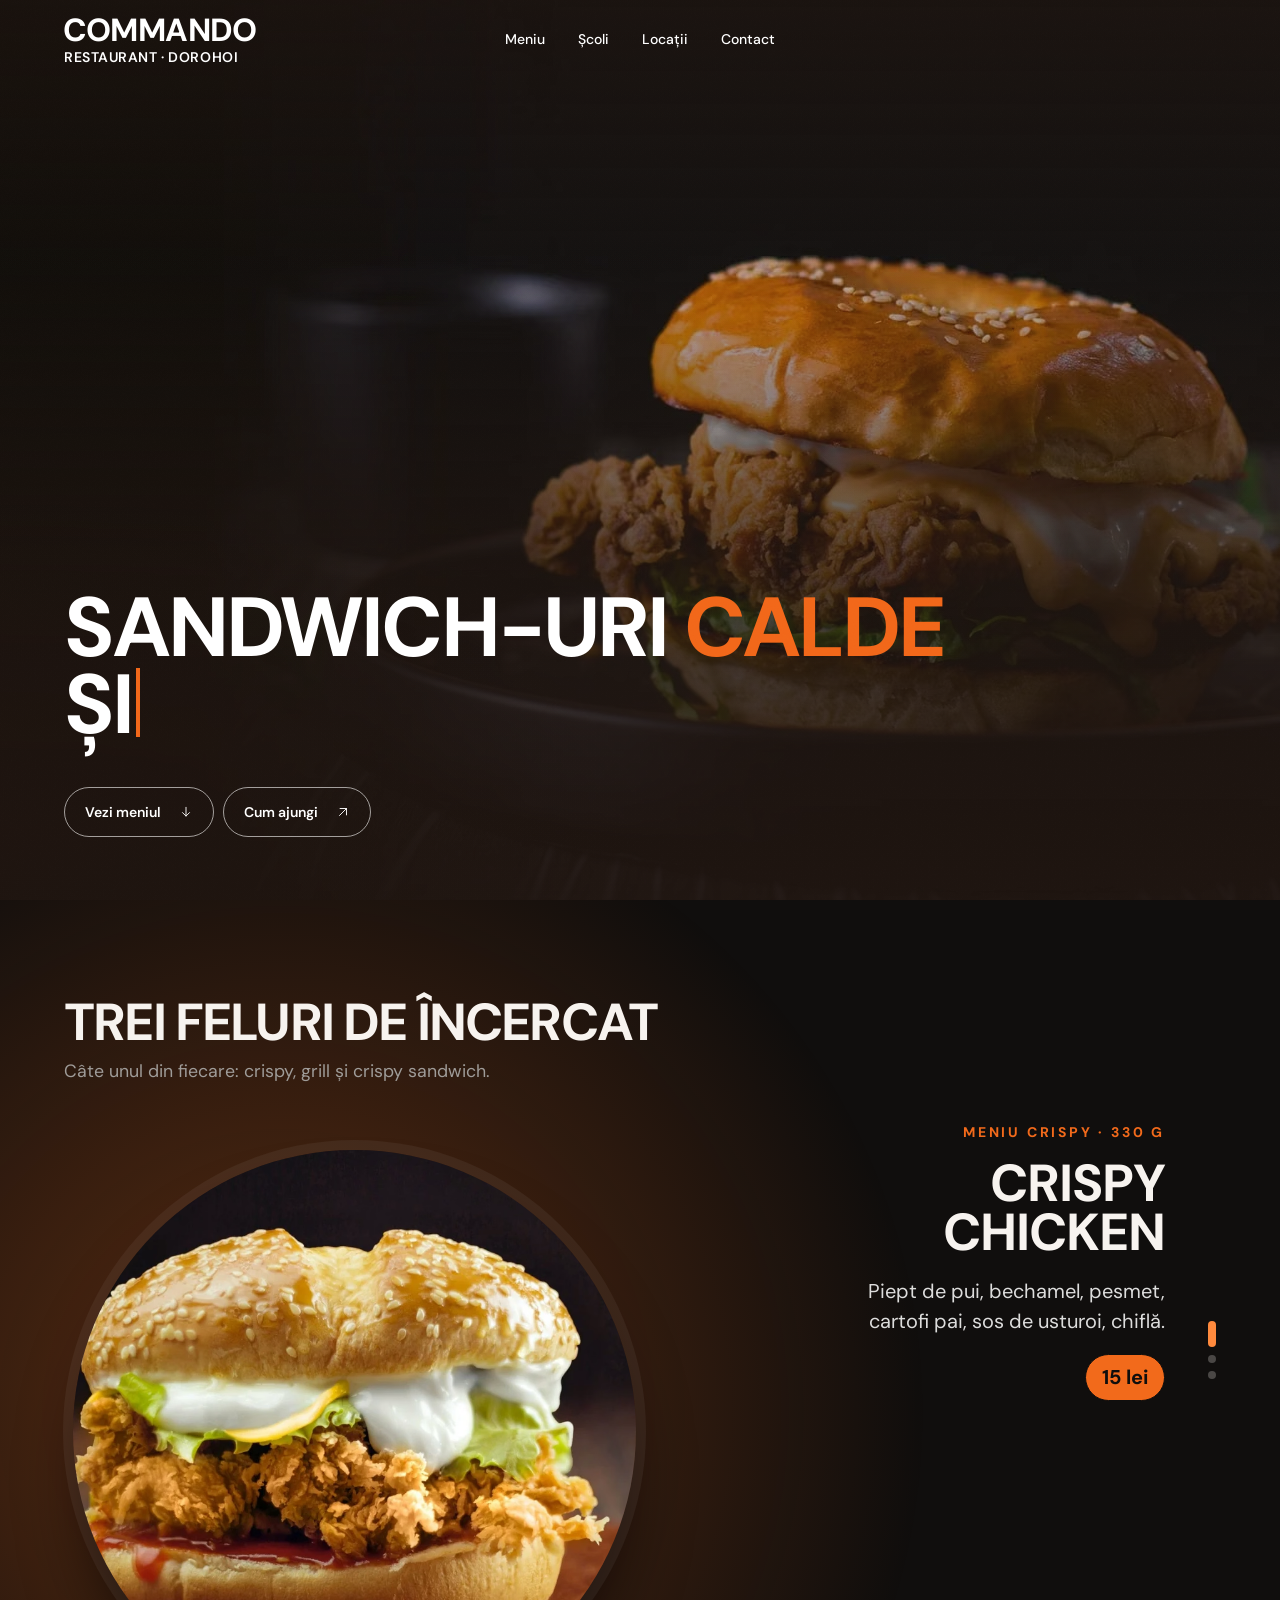
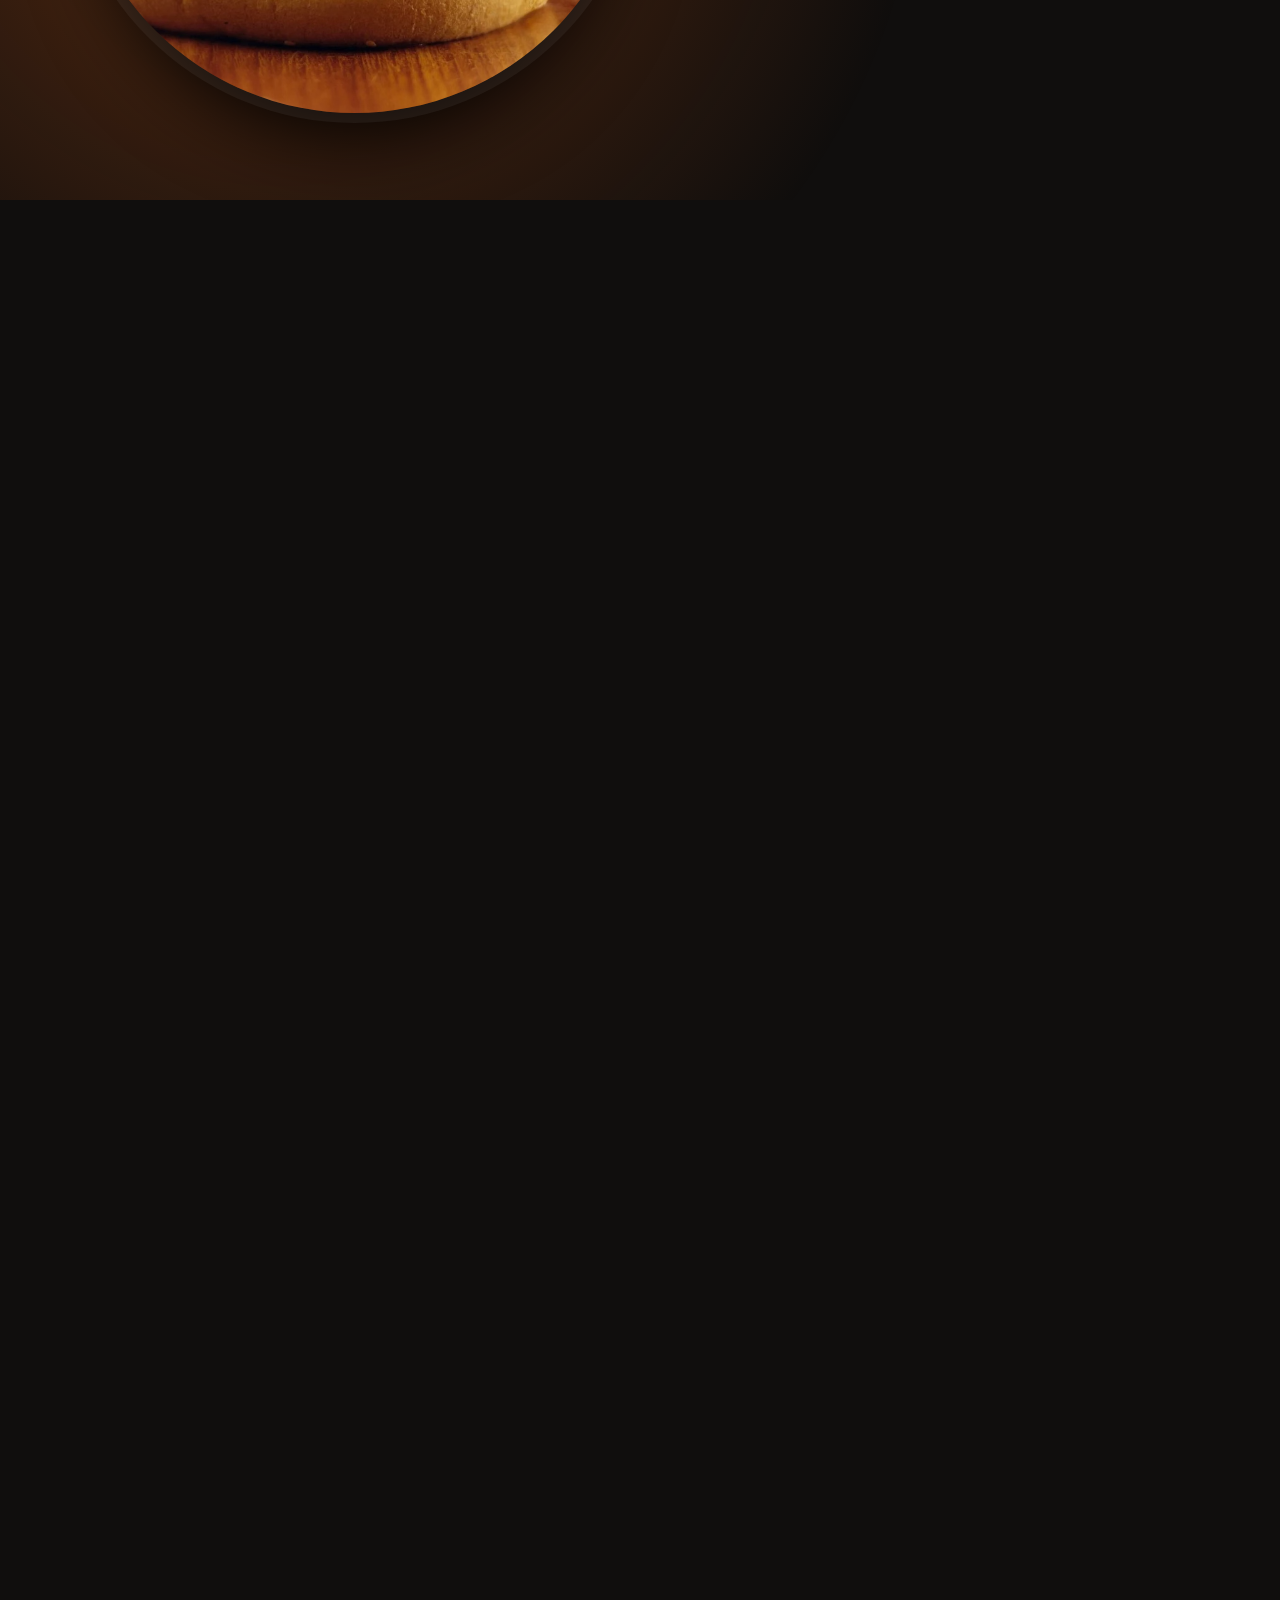
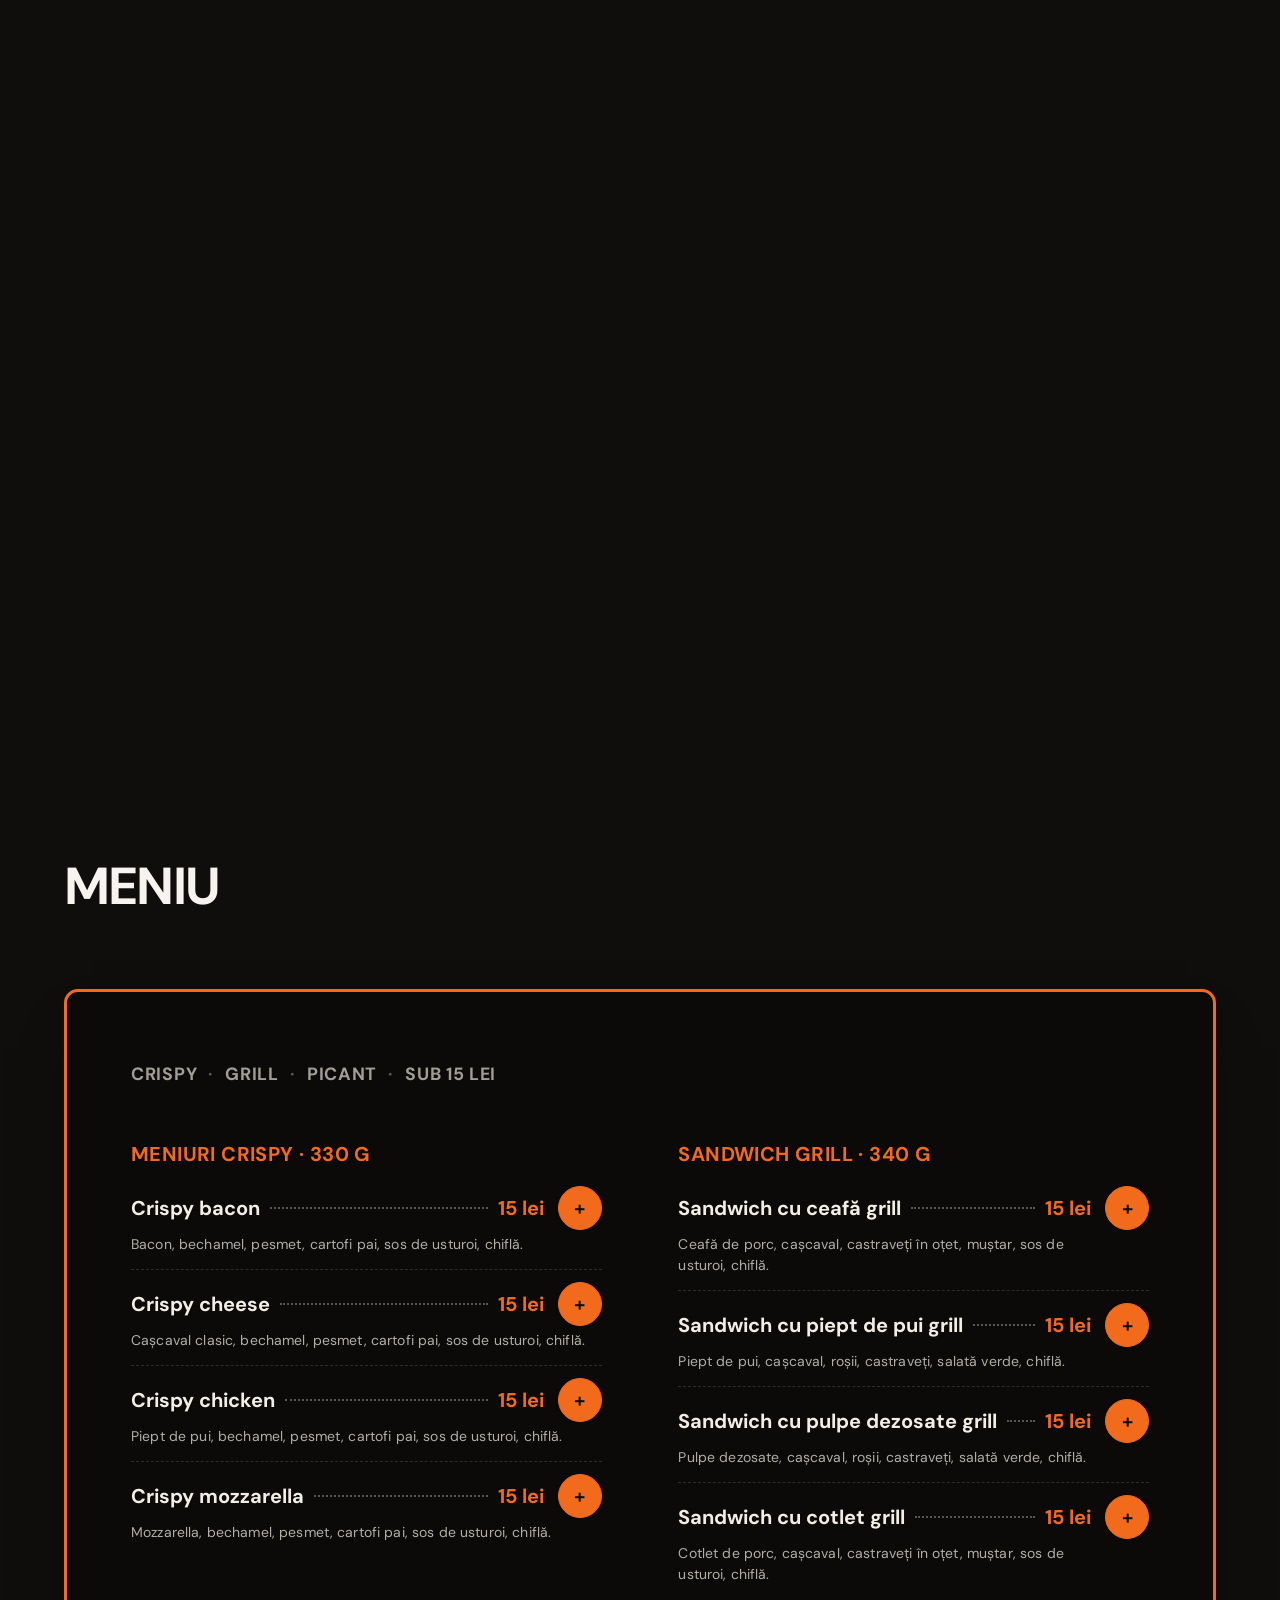
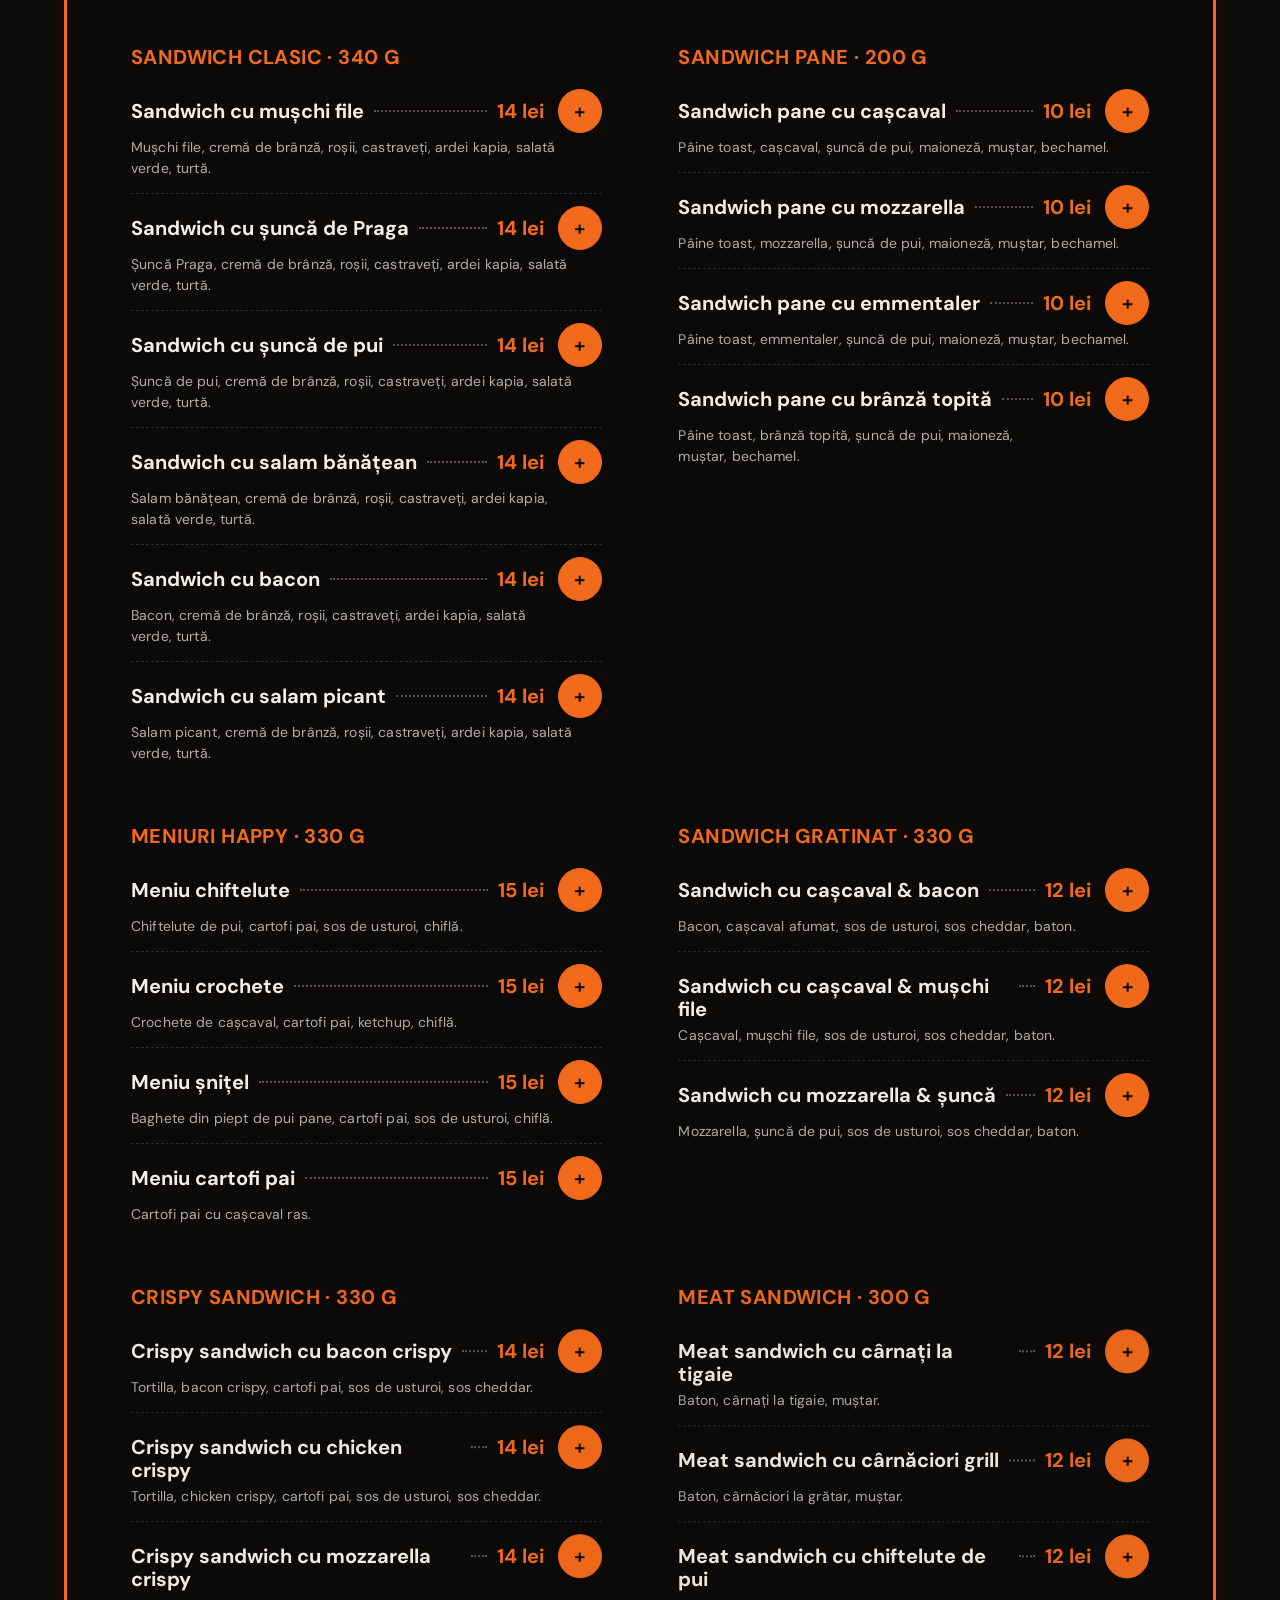
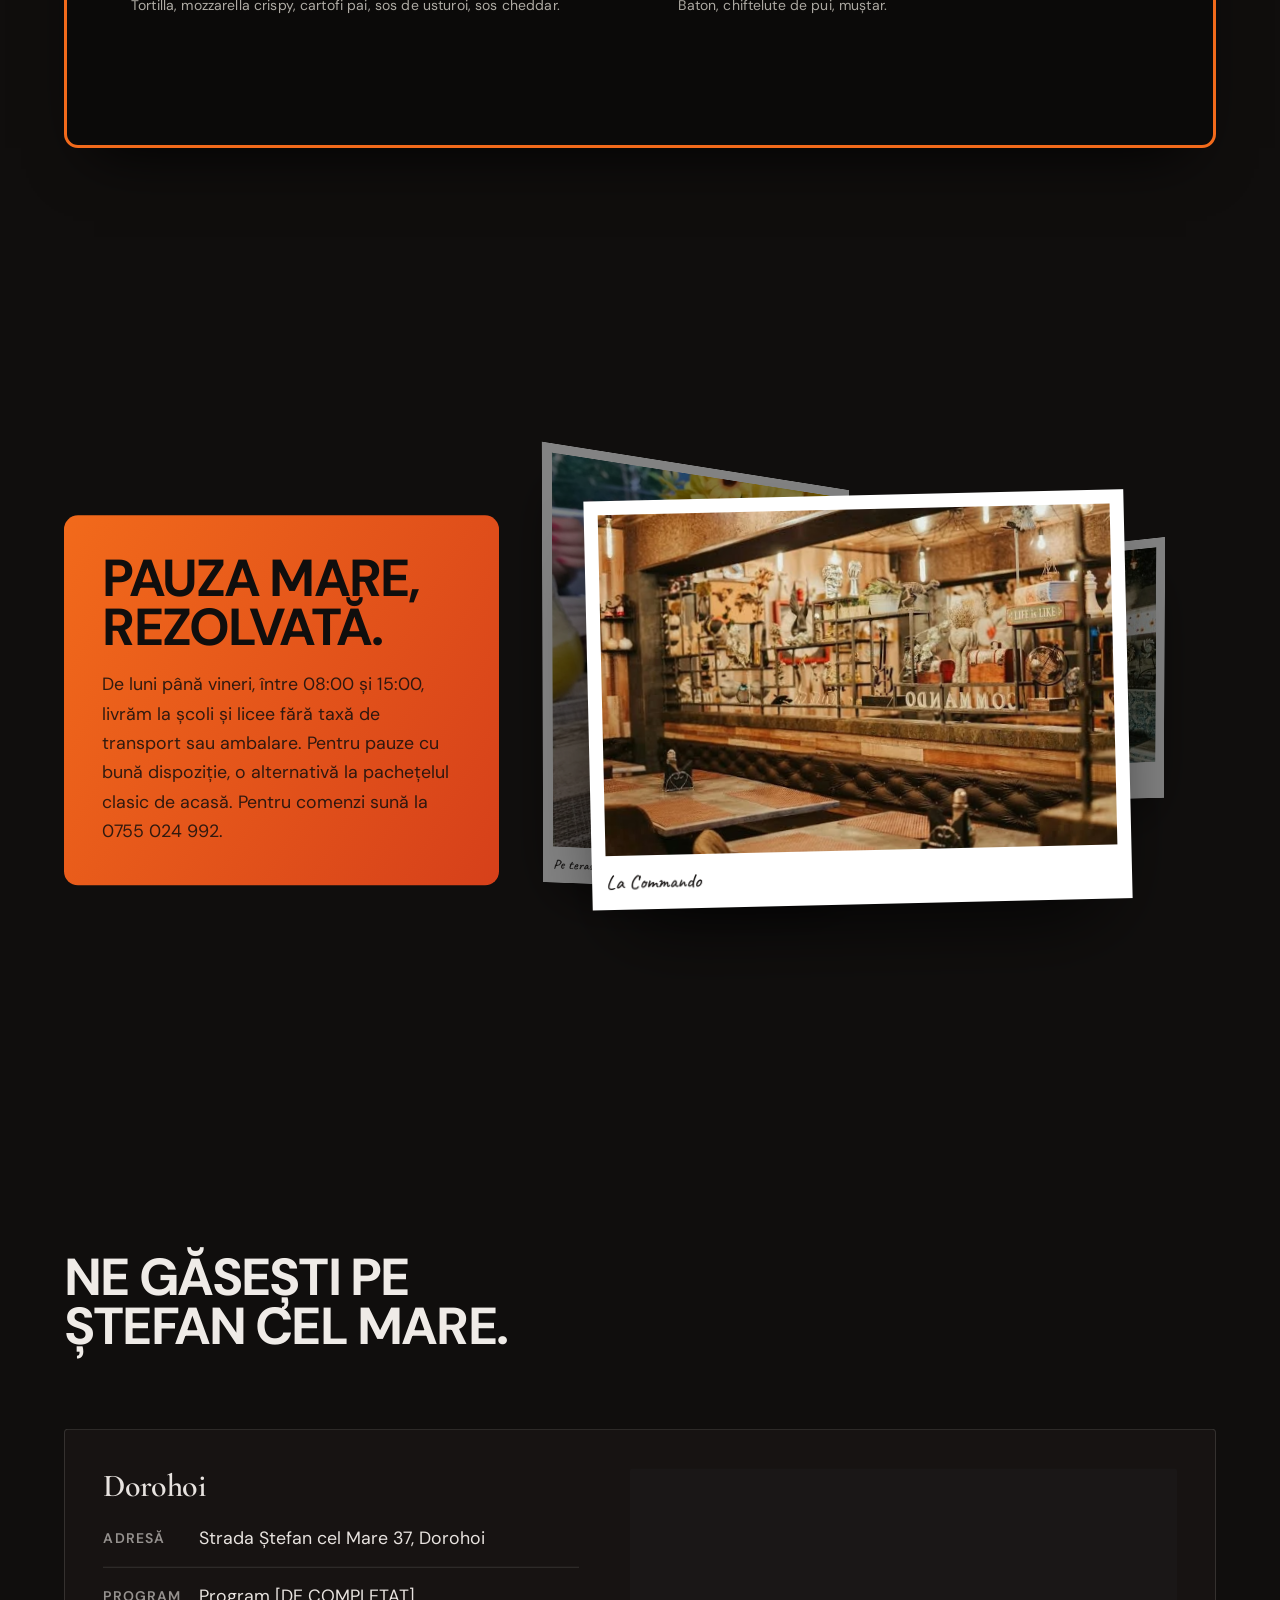
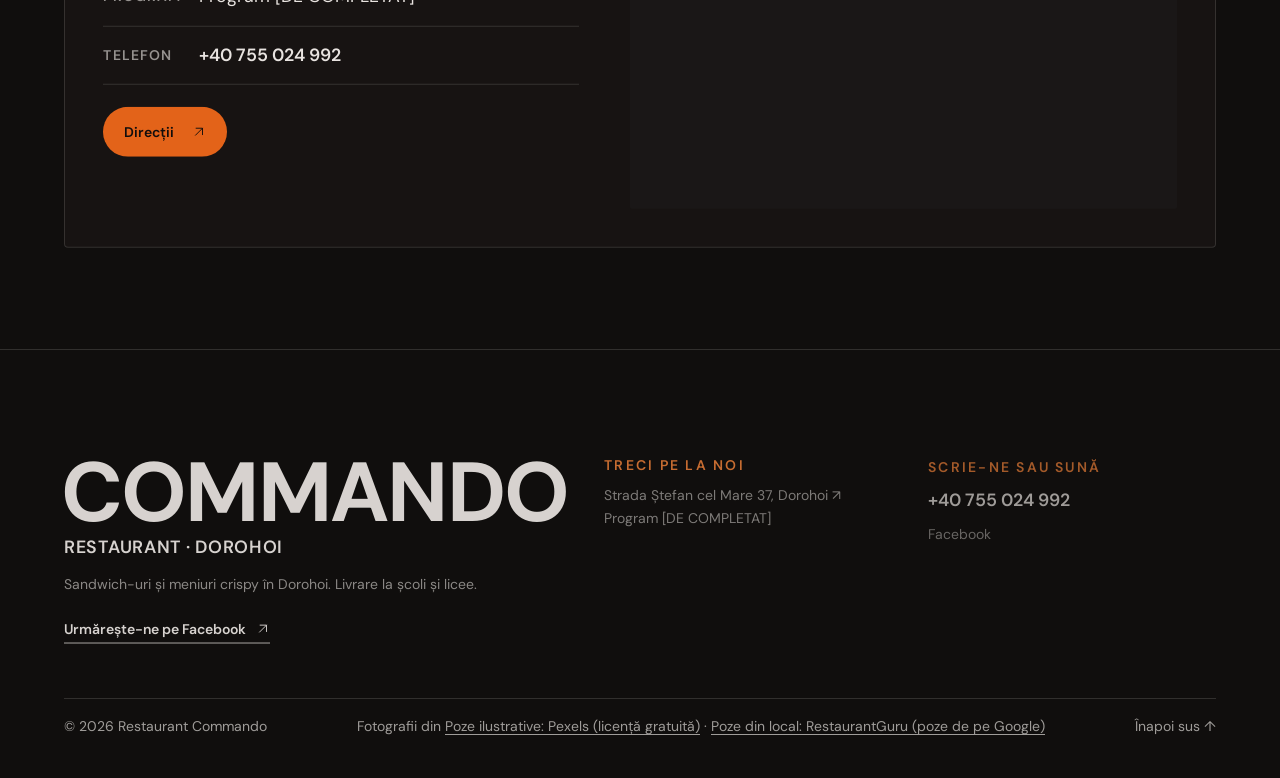
<file: index.html>
<!doctype html>
<html lang="ro">
<head>
  <meta charset="utf-8">
  <script>document.documentElement.classList.add("js")</script>
  <meta name="viewport" content="width=device-width, initial-scale=1">
  <title>Restaurant Commando Dorohoi — sandwich-uri și meniuri crispy, cu livrare</title>
  <meta name="description" content="Restaurant Commando din Dorohoi, Strada Ștefan cel Mare 37: meniuri crispy, sandwich-uri grill, clasice și pane, de la 10 lei. Livrare la școli și licee fără taxă, de luni până vineri, 08:00–15:00.">
  <meta name="theme-color" content="#100e0d">
  <meta name="color-scheme" content="dark">
  <meta name="darkreader-lock">
  <meta property="og:type" content="website">
  <meta property="og:locale" content="ro_RO">
  <meta property="og:title" content="Restaurant Commando Dorohoi — sandwich-uri și meniuri crispy, cu livrare">
  <meta property="og:description" content="Restaurant Commando din Dorohoi, Strada Ștefan cel Mare 37: meniuri crispy, sandwich-uri grill, clasice și pane, de la 10 lei. Livrare la școli și licee fără taxă, de luni până vineri, 08:00–15:00.">
  <meta property="og:image" content="https://cojocariuemilian73.github.io/commando-dorohoi/assets/img/commando/commando-distribuire.jpg">
  <meta property="og:image:width" content="1200">
  <meta property="og:image:height" content="630">
  <meta property="og:image:alt" content="Restaurant Commando Dorohoi">
  <meta name="twitter:card" content="summary_large_image">
  <link rel="canonical" href="https://cojocariuemilian73.github.io/commando-dorohoi/"><meta property="og:url" content="https://cojocariuemilian73.github.io/commando-dorohoi/">
  <link rel="icon" href="assets/img/commando/favicon.png" type="image/png" sizes="64x64">
  <link rel="preload" as="image" imagesrcset="assets/img/commando/commando-coperta-mobil-480.avif 480w, assets/img/commando/commando-coperta-mobil.avif 660w" imagesizes="100vw" type="image/avif" media="(max-width: 640px)">
  <link rel="preload" as="image" imagesrcset="assets/img/commando/commando-coperta-480.avif 480w, assets/img/commando/commando-coperta-960.avif 960w, assets/img/commando/commando-coperta.avif 1600w" imagesizes="100vw" type="image/avif" media="(min-width: 641px)">
  <link rel="preload" href="assets/fonts/cormorant-ro.woff2" as="font" type="font/woff2" crossorigin>
  <link rel="stylesheet" href="assets/css/style.css?v=2f788330">
  <link rel="stylesheet" href="assets/css/extra.css?v=a1b1a578">
  <link rel="stylesheet" href="assets/css/comenzi.css?v=02a798f9">
  <link rel="stylesheet" href="assets/css/tema-commando.css?v=43652f0c">
  <script type="application/ld+json">{"@context":"https://schema.org","@graph":[{"@type":"CafeOrCoffeeShop","name":"Restaurant Commando Dorohoi","address":{"@type":"PostalAddress","streetAddress":"Strada Ștefan cel Mare 37","addressLocality":"Dorohoi","addressRegion":"Botoșani","addressCountry":"RO"},"hasMap":"https://www.google.com/maps/search/?api=1&query=Restaurant%20COMMANDO%2C%20Strada%20%C8%98tefan%20cel%20Mare%2037%2C%20Dorohoi","description":"Restaurant Commando din Dorohoi, Strada Ștefan cel Mare 37: meniuri crispy, sandwich-uri grill, clasice și pane, de la 10 lei. Livrare la școli și licee fără taxă, de luni până vineri, 08:00–15:00.","telephone":"+40 755 024 992","geo":{"@type":"GeoCoordinates","latitude":47.9529738,"longitude":26.4032588},"url":"https://cojocariuemilian73.github.io/commando-dorohoi/","hasMenu":"https://cojocariuemilian73.github.io/commando-dorohoi/#meniu","image":"https://cojocariuemilian73.github.io/commando-dorohoi/assets/img/commando/commando-distribuire.jpg","sameAs":["https://www.facebook.com/loveturta/"]}]}</script>
  <script id="program-dorohoi" type="application/json">[]</script>
  <script defer src="assets/js/main.js?v=14b9f4d4" data-motion="assets/js/motion.js?v=0e676cb0"></script>
</head>
<body id="sus">
  <a class="skip-link" href="#continut">Sari la conținut</a>
  <header class="site-header">
    <div class="header-inner">
      <a class="wordmark" href="#sus"><span>COMMANDO</span><small>restaurant · Dorohoi</small></a>
      <button type="button" class="nav-toggle" aria-haspopup="dialog" aria-controls="navigatie-mobila" hidden>Meniu <span aria-hidden="true"></span></button>
      <nav class="desktop-nav" aria-label="Navigare principală"><a href="#meniu">Meniu</a><a href="#atelier">Școli</a><a href="#locatii">Locații</a><a href="#contact">Contact</a></nav>
    </div>
  </header>
  <dialog class="mobile-nav" id="navigatie-mobila" aria-label="Navigare mobilă">
    <div class="mobile-nav-head">
      <span class="wordmark" aria-hidden="true"><span>COMMANDO</span><small>restaurant · Dorohoi</small></span>
      <form method="dialog"><button class="close-button" aria-label="Închide meniul" autofocus>×</button></form>
    </div>
    <nav aria-label="Navigare principală"><a href="#meniu">Meniu</a><a href="#atelier">Școli</a><a href="#locatii">Locații</a><a href="#contact">Contact</a></nav>
    <a class="button button-dark" href="https://www.google.com/maps/dir/?api=1&amp;destination=Restaurant%20COMMANDO%2C%20Strada%20%C8%98tefan%20cel%20Mare%2037%2C%20Dorohoi">Cum ajungi <span aria-hidden="true">↗</span></a>
  </dialog>

  <main id="continut" tabindex="-1">
    <section class="hero" aria-labelledby="hero-title">
      <div class="hero-main">
        <div class="hero-media">
          <picture class="hero-photo">
            <source media="(max-width: 640px)" type="image/avif" srcset="assets/img/commando/commando-coperta-mobil-480.avif 480w, assets/img/commando/commando-coperta-mobil.avif 660w" sizes="100vw" width="660" height="870">
            <source media="(max-width: 640px)" type="image/webp" srcset="assets/img/commando/commando-coperta-mobil-480.webp 480w, assets/img/commando/commando-coperta-mobil.webp 660w" sizes="100vw" width="660" height="870">
            <source type="image/avif" srcset="assets/img/commando/commando-coperta-480.avif 480w, assets/img/commando/commando-coperta-960.avif 960w, assets/img/commando/commando-coperta.avif 1600w" sizes="100vw"><img src="assets/img/commando/commando-coperta.webp" srcset="assets/img/commando/commando-coperta-480.webp 480w, assets/img/commando/commando-coperta-960.webp 960w, assets/img/commando/commando-coperta.webp 1600w" sizes="100vw" width="1600" height="900" alt="Burger crispy cu piept de pui pane și sos, pe fundal negru" fetchpriority="high">
          </picture>
        </div>
        <div class="hero-copy">
          <h1 id="hero-title" data-keys="calde,crispy,"><span class="nowrap">Sandwich-uri</span> calde și crispy, de la 10 lei.</h1>
          <div class="hero-actions">
            <a class="button button-ghost" href="#meniu">Vezi meniul <svg class="arrow-icon" viewBox="0 0 24 24" fill="none" stroke="currentColor" stroke-width="1.6" stroke-linecap="round" stroke-linejoin="round" aria-hidden="true"><path d="M12 4v15m-6-6 6 6 6-6"/></svg></a>
            <a class="button button-ghost" href="https://www.google.com/maps/dir/?api=1&amp;destination=Restaurant%20COMMANDO%2C%20Strada%20%C8%98tefan%20cel%20Mare%2037%2C%20Dorohoi">Cum ajungi <svg class="arrow-icon" viewBox="0 0 24 24" fill="none" stroke="currentColor" stroke-width="1.6" stroke-linecap="round" stroke-linejoin="round" aria-hidden="true"><path d="M6 18 18 6M7 6h11v11"/></svg></a>
          </div>
        </div>
      </div>
    </section>

    <section class="specials" id="specialitati" aria-labelledby="specials-title"><div class="specials-track" style="--count:3"><div class="specials-sticky"><div class="shell specials-inner"><div class="specials-head"><h2 id="specials-title">Trei feluri de încercat</h2><p>Câte unul din fiecare: crispy, grill și crispy sandwich.</p></div><div class="specials-stage"><svg class="steam" viewBox="0 0 120 160" aria-hidden="true"><path d="M40 150c-14-20 14-34 0-56s12-36 0-60"/><path d="M62 150c-14-22 16-36 0-60s12-34 2-62"/><path d="M84 150c-12-18 12-32 0-52s10-30 0-52"/></svg><ul class="special-list"><li class="special" style="--i:0;--tint-own:#f26a1b" data-tint="#f26a1b"><div class="special-visual"><div class="special-photo"><picture><source type="image/avif" srcset="assets/img/commando/commando-crispy-480.avif 480w, assets/img/commando/commando-crispy.avif 900w" sizes="(min-width: 900px) 46vw, 80vw"><img src="assets/img/commando/commando-crispy.webp" srcset="assets/img/commando/commando-crispy-480.webp 480w, assets/img/commando/commando-crispy.webp 900w" sizes="(min-width: 900px) 46vw, 80vw" width="900" height="900" alt="Burger cu pui crispy, salată și sos" loading="lazy" decoding="async"></picture></div></div><div class="special-copy"><span class="special-kicker">Meniu crispy · 330 g</span><h3>Crispy chicken</h3><p>Piept de pui, bechamel, pesmet, cartofi pai, sos de usturoi, chiflă.</p><span class="price">15 lei</span></div></li><li class="special" style="--i:1;--tint-own:#c8402e" data-tint="#c8402e"><div class="special-visual"><div class="special-photo"><picture><source type="image/avif" srcset="assets/img/commando/commando-grill-480.avif 480w, assets/img/commando/commando-grill.avif 900w" sizes="(min-width: 900px) 46vw, 80vw"><img src="assets/img/commando/commando-grill.webp" srcset="assets/img/commando/commando-grill-480.webp 480w, assets/img/commando/commando-grill.webp 900w" sizes="(min-width: 900px) 46vw, 80vw" width="900" height="900" alt="Sandwich cu carne la grătar și salată" loading="lazy" decoding="async"></picture></div></div><div class="special-copy"><span class="special-kicker">Sandwich grill · 340 g</span><h3>Sandwich cu piept de pui grill</h3><p>Piept de pui, cașcaval, roșii, castraveți, salată verde, chiflă.</p><span class="price">15 lei</span></div></li><li class="special" style="--i:2;--tint-own:#d9a24e" data-tint="#d9a24e"><div class="special-visual"><div class="special-photo"><picture><source type="image/avif" srcset="assets/img/commando/commando-wrap-480.avif 480w, assets/img/commando/commando-wrap.avif 900w" sizes="(min-width: 900px) 46vw, 80vw"><img src="assets/img/commando/commando-wrap.webp" srcset="assets/img/commando/commando-wrap-480.webp 480w, assets/img/commando/commando-wrap.webp 900w" sizes="(min-width: 900px) 46vw, 80vw" width="900" height="900" alt="Tortilla rulată cu pui, tăiată în două" loading="lazy" decoding="async"></picture></div></div><div class="special-copy"><span class="special-kicker">Crispy sandwich · 330 g</span><h3>Crispy sandwich cu chicken crispy</h3><p>Tortilla, chicken crispy, cartofi pai, sos de usturoi, sos cheddar.</p><span class="price">14 lei</span></div></li></ul></div><div class="specials-dots" aria-hidden="true"><span style="--i:0"></span><span style="--i:1"></span><span style="--i:2"></span></div></div></div></div></section>

    <section class="section menu-section" id="meniu" aria-labelledby="menu-title">
      <div class="shell">
        <div class="section-intro">
          <h2 id="menu-title">Meniu</h2>
          
        </div>
        <div class="chalkboard"><svg class="doodle doodle-cup" viewBox="0 0 120 100"><path pathLength="1" d="M22 40c20 2 40 2 58 0 1 10 1 18-2 26-6 14-48 14-54 0-3-8-3-16-2-26Z"/><path pathLength="1" d="M80 46c16-2 16 20-2 18"/><path pathLength="1" d="M8 84c30 8 74 8 104-1"/><path pathLength="1" d="M42 30c-7-8 7-12 0-21M58 30c-7-8 7-12 0-21"/></svg><svg class="doodle doodle-lemon" viewBox="0 0 100 100"><path pathLength="1" d="M50 8a42 42 0 1 1-.1 0Z"/><path pathLength="1" d="M50 18a32 32 0 1 1-.1 0Z"/><path pathLength="1" d="M50 18v64M18 50h64M27 27l46 46M73 27 27 73"/></svg><div class="board-filters" role="group" aria-label="Filtrează meniul"><button type="button" class="board-filter" data-filter="crispy" aria-pressed="false">Crispy</button><button type="button" class="board-filter" data-filter="grill" aria-pressed="false">Grill</button><button type="button" class="board-filter" data-filter="picant" aria-pressed="false">Picant</button><button type="button" class="board-filter" data-filter="sub-15" aria-pressed="false">Sub 15 lei</button></div><div class="board-cols"><section class="board-group" data-category="crispy"><h3>Meniuri crispy · 330 g</h3><ul class="board-list"><li class="board-item" data-pid="crispy-bacon" data-tags="crispy" style="view-transition-name: produs-0"><div class="board-line"><h4>Crispy bacon</h4><span class="board-dots" aria-hidden="true"></span><span class="board-price">15 lei</span></div><p>Bacon, bechamel, pesmet, cartofi pai, sos de usturoi, chiflă.</p></li><li class="board-item" data-pid="crispy-cheese" data-tags="crispy" style="view-transition-name: produs-1"><div class="board-line"><h4>Crispy cheese</h4><span class="board-dots" aria-hidden="true"></span><span class="board-price">15 lei</span></div><p>Cașcaval clasic, bechamel, pesmet, cartofi pai, sos de usturoi, chiflă.</p></li><li class="board-item" data-pid="crispy-chicken" data-tags="crispy" style="view-transition-name: produs-2"><div class="board-line"><h4>Crispy chicken</h4><span class="board-dots" aria-hidden="true"></span><span class="board-price">15 lei</span></div><p>Piept de pui, bechamel, pesmet, cartofi pai, sos de usturoi, chiflă.</p></li><li class="board-item" data-pid="crispy-mozzarella" data-tags="crispy" style="view-transition-name: produs-3"><div class="board-line"><h4>Crispy mozzarella</h4><span class="board-dots" aria-hidden="true"></span><span class="board-price">15 lei</span></div><p>Mozzarella, bechamel, pesmet, cartofi pai, sos de usturoi, chiflă.</p></li></ul></section><section class="board-group" data-category="grill"><h3>Sandwich grill · 340 g</h3><ul class="board-list"><li class="board-item" data-pid="sandwich-cu-ceafa-grill" data-tags="grill" style="view-transition-name: produs-4"><div class="board-line"><h4>Sandwich cu ceafă grill</h4><span class="board-dots" aria-hidden="true"></span><span class="board-price">15 lei</span></div><p>Ceafă de porc, cașcaval, castraveți în oțet, muștar, sos de usturoi, chiflă.</p></li><li class="board-item" data-pid="sandwich-cu-piept-de-pui-grill" data-tags="grill" style="view-transition-name: produs-5"><div class="board-line"><h4>Sandwich cu piept de pui grill</h4><span class="board-dots" aria-hidden="true"></span><span class="board-price">15 lei</span></div><p>Piept de pui, cașcaval, roșii, castraveți, salată verde, chiflă.</p></li><li class="board-item" data-pid="sandwich-cu-pulpe-dezosate-grill" data-tags="grill" style="view-transition-name: produs-6"><div class="board-line"><h4>Sandwich cu pulpe dezosate grill</h4><span class="board-dots" aria-hidden="true"></span><span class="board-price">15 lei</span></div><p>Pulpe dezosate, cașcaval, roșii, castraveți, salată verde, chiflă.</p></li><li class="board-item" data-pid="sandwich-cu-cotlet-grill" data-tags="grill" style="view-transition-name: produs-7"><div class="board-line"><h4>Sandwich cu cotlet grill</h4><span class="board-dots" aria-hidden="true"></span><span class="board-price">15 lei</span></div><p>Cotlet de porc, cașcaval, castraveți în oțet, muștar, sos de usturoi, chiflă.</p></li></ul></section><section class="board-group" data-category="clasic"><h3>Sandwich clasic · 340 g</h3><ul class="board-list"><li class="board-item" data-pid="sandwich-cu-muschi-file" data-tags="sub-15" style="view-transition-name: produs-8"><div class="board-line"><h4>Sandwich cu mușchi file</h4><span class="board-dots" aria-hidden="true"></span><span class="board-price">14 lei</span></div><p>Mușchi file, cremă de brânză, roșii, castraveți, ardei kapia, salată verde, turtă.</p></li><li class="board-item" data-pid="sandwich-cu-sunca-de-praga" data-tags="sub-15" style="view-transition-name: produs-9"><div class="board-line"><h4>Sandwich cu șuncă de Praga</h4><span class="board-dots" aria-hidden="true"></span><span class="board-price">14 lei</span></div><p>Șuncă Praga, cremă de brânză, roșii, castraveți, ardei kapia, salată verde, turtă.</p></li><li class="board-item" data-pid="sandwich-cu-sunca-de-pui" data-tags="sub-15" style="view-transition-name: produs-10"><div class="board-line"><h4>Sandwich cu șuncă de pui</h4><span class="board-dots" aria-hidden="true"></span><span class="board-price">14 lei</span></div><p>Șuncă de pui, cremă de brânză, roșii, castraveți, ardei kapia, salată verde, turtă.</p></li><li class="board-item" data-pid="sandwich-cu-salam-banatean" data-tags="sub-15" style="view-transition-name: produs-11"><div class="board-line"><h4>Sandwich cu salam bănățean</h4><span class="board-dots" aria-hidden="true"></span><span class="board-price">14 lei</span></div><p>Salam bănățean, cremă de brânză, roșii, castraveți, ardei kapia, salată verde, turtă.</p></li><li class="board-item" data-pid="sandwich-cu-bacon" data-tags="sub-15" style="view-transition-name: produs-12"><div class="board-line"><h4>Sandwich cu bacon</h4><span class="board-dots" aria-hidden="true"></span><span class="board-price">14 lei</span></div><p>Bacon, cremă de brânză, roșii, castraveți, ardei kapia, salată verde, turtă.</p></li><li class="board-item" data-pid="sandwich-cu-salam-picant" data-tags="picant sub-15" style="view-transition-name: produs-13"><div class="board-line"><h4>Sandwich cu salam picant</h4><span class="board-dots" aria-hidden="true"></span><span class="board-price">14 lei</span></div><p>Salam picant, cremă de brânză, roșii, castraveți, ardei kapia, salată verde, turtă.</p></li></ul></section><section class="board-group" data-category="pane"><h3>Sandwich pane · 200 g</h3><ul class="board-list"><li class="board-item" data-pid="sandwich-pane-cu-cascaval" data-tags="sub-15" style="view-transition-name: produs-14"><div class="board-line"><h4>Sandwich pane cu cașcaval</h4><span class="board-dots" aria-hidden="true"></span><span class="board-price">10 lei</span></div><p>Pâine toast, cașcaval, șuncă de pui, maioneză, muștar, bechamel.</p></li><li class="board-item" data-pid="sandwich-pane-cu-mozzarella" data-tags="sub-15" style="view-transition-name: produs-15"><div class="board-line"><h4>Sandwich pane cu mozzarella</h4><span class="board-dots" aria-hidden="true"></span><span class="board-price">10 lei</span></div><p>Pâine toast, mozzarella, șuncă de pui, maioneză, muștar, bechamel.</p></li><li class="board-item" data-pid="sandwich-pane-cu-emmentaler" data-tags="sub-15" style="view-transition-name: produs-16"><div class="board-line"><h4>Sandwich pane cu emmentaler</h4><span class="board-dots" aria-hidden="true"></span><span class="board-price">10 lei</span></div><p>Pâine toast, emmentaler, șuncă de pui, maioneză, muștar, bechamel.</p></li><li class="board-item" data-pid="sandwich-pane-cu-branza-topita" data-tags="sub-15" style="view-transition-name: produs-17"><div class="board-line"><h4>Sandwich pane cu brânză topită</h4><span class="board-dots" aria-hidden="true"></span><span class="board-price">10 lei</span></div><p>Pâine toast, brânză topită, șuncă de pui, maioneză, muștar, bechamel.</p></li></ul></section><section class="board-group" data-category="happy"><h3>Meniuri happy · 330 g</h3><ul class="board-list"><li class="board-item" data-pid="meniu-chiftelute" data-tags="" style="view-transition-name: produs-18"><div class="board-line"><h4>Meniu chiftelute</h4><span class="board-dots" aria-hidden="true"></span><span class="board-price">15 lei</span></div><p>Chiftelute de pui, cartofi pai, sos de usturoi, chiflă.</p></li><li class="board-item" data-pid="meniu-crochete" data-tags="" style="view-transition-name: produs-19"><div class="board-line"><h4>Meniu crochete</h4><span class="board-dots" aria-hidden="true"></span><span class="board-price">15 lei</span></div><p>Crochete de cașcaval, cartofi pai, ketchup, chiflă.</p></li><li class="board-item" data-pid="meniu-snitel" data-tags="" style="view-transition-name: produs-20"><div class="board-line"><h4>Meniu șnițel</h4><span class="board-dots" aria-hidden="true"></span><span class="board-price">15 lei</span></div><p>Baghete din piept de pui pane, cartofi pai, sos de usturoi, chiflă.</p></li><li class="board-item" data-pid="meniu-cartofi-pai" data-tags="" style="view-transition-name: produs-21"><div class="board-line"><h4>Meniu cartofi pai</h4><span class="board-dots" aria-hidden="true"></span><span class="board-price">15 lei</span></div><p>Cartofi pai cu cașcaval ras.</p></li></ul></section><section class="board-group" data-category="gratinat"><h3>Sandwich gratinat · 330 g</h3><ul class="board-list"><li class="board-item" data-pid="sandwich-cu-cascaval-bacon" data-tags="sub-15" style="view-transition-name: produs-22"><div class="board-line"><h4>Sandwich cu cașcaval &amp; bacon</h4><span class="board-dots" aria-hidden="true"></span><span class="board-price">12 lei</span></div><p>Bacon, cașcaval afumat, sos de usturoi, sos cheddar, baton.</p></li><li class="board-item" data-pid="sandwich-cu-cascaval-muschi-file" data-tags="sub-15" style="view-transition-name: produs-23"><div class="board-line"><h4>Sandwich cu cașcaval &amp; mușchi file</h4><span class="board-dots" aria-hidden="true"></span><span class="board-price">12 lei</span></div><p>Cașcaval, mușchi file, sos de usturoi, sos cheddar, baton.</p></li><li class="board-item" data-pid="sandwich-cu-mozzarella-sunca" data-tags="sub-15" style="view-transition-name: produs-24"><div class="board-line"><h4>Sandwich cu mozzarella &amp; șuncă</h4><span class="board-dots" aria-hidden="true"></span><span class="board-price">12 lei</span></div><p>Mozzarella, șuncă de pui, sos de usturoi, sos cheddar, baton.</p></li></ul></section><section class="board-group" data-category="crispy-sandwich"><h3>Crispy sandwich · 330 g</h3><ul class="board-list"><li class="board-item" data-pid="crispy-sandwich-cu-bacon-crispy" data-tags="crispy sub-15" style="view-transition-name: produs-25"><div class="board-line"><h4>Crispy sandwich cu bacon crispy</h4><span class="board-dots" aria-hidden="true"></span><span class="board-price">14 lei</span></div><p>Tortilla, bacon crispy, cartofi pai, sos de usturoi, sos cheddar.</p></li><li class="board-item" data-pid="crispy-sandwich-cu-chicken-crispy" data-tags="crispy sub-15" style="view-transition-name: produs-26"><div class="board-line"><h4>Crispy sandwich cu chicken crispy</h4><span class="board-dots" aria-hidden="true"></span><span class="board-price">14 lei</span></div><p>Tortilla, chicken crispy, cartofi pai, sos de usturoi, sos cheddar.</p></li><li class="board-item" data-pid="crispy-sandwich-cu-mozzarella-crispy" data-tags="crispy sub-15" style="view-transition-name: produs-27"><div class="board-line"><h4>Crispy sandwich cu mozzarella crispy</h4><span class="board-dots" aria-hidden="true"></span><span class="board-price">14 lei</span></div><p>Tortilla, mozzarella crispy, cartofi pai, sos de usturoi, sos cheddar.</p></li></ul></section><section class="board-group" data-category="meat"><h3>Meat sandwich · 300 g</h3><ul class="board-list"><li class="board-item" data-pid="meat-sandwich-cu-carnati-la-tigaie" data-tags="sub-15" style="view-transition-name: produs-28"><div class="board-line"><h4>Meat sandwich cu cârnați la tigaie</h4><span class="board-dots" aria-hidden="true"></span><span class="board-price">12 lei</span></div><p>Baton, cârnați la tigaie, muștar.</p></li><li class="board-item" data-pid="meat-sandwich-cu-carnaciori-grill" data-tags="sub-15" style="view-transition-name: produs-29"><div class="board-line"><h4>Meat sandwich cu cârnăciori grill</h4><span class="board-dots" aria-hidden="true"></span><span class="board-price">12 lei</span></div><p>Baton, cârnăciori la grătar, muștar.</p></li><li class="board-item" data-pid="meat-sandwich-cu-chiftelute-de-pui" data-tags="sub-15" style="view-transition-name: produs-30"><div class="board-line"><h4>Meat sandwich cu chiftelute de pui</h4><span class="board-dots" aria-hidden="true"></span><span class="board-price">12 lei</span></div><p>Baton, chiftelute de pui, muștar.</p></li></ul></section></div><p class="board-empty" hidden>Nimic pe filtrul ăsta. Încearcă altul.</p><p class="sr-only" role="status" aria-live="polite" data-board-status></p></div>
      </div>
    </section>


    <section class="section wood" id="atelier" aria-labelledby="wood-title">
      <div class="wood-pin">
        <div class="wood-window" aria-hidden="true"><div class="ww-photos"><div class="ww-frame" style="--i:0;--w:678;--h:452;--rot:-2.2deg;--dx:0px;--dy:0px"><div class="ww-photo"><picture><source type="image/avif" srcset="assets/img/commando/commando-interior-480.avif 480w, assets/img/commando/commando-interior.avif 678w" sizes="(min-width: 900px) 800px, 90vw"><img src="assets/img/commando/commando-interior.webp" srcset="assets/img/commando/commando-interior-480.webp 480w, assets/img/commando/commando-interior.webp 678w" sizes="(min-width: 900px) 800px, 90vw" width="678" height="452" alt="Interiorul restaurantului Commando: canapea capitonată, mese de lemn și un raft cu decor și numele Commando" loading="lazy" decoding="async"></picture></div><p class="ww-cap">La Commando</p></div><div class="ww-frame" style="--i:1;--w:482;--h:320;--rot:1.8deg;--dx:26px;--dy:-14px"><div class="ww-photo"><picture><source type="image/avif" srcset="assets/img/commando/commando-salon.avif 482w" sizes="(min-width: 900px) 800px, 90vw"><img src="assets/img/commando/commando-salon.webp" srcset="assets/img/commando/commando-salon.webp 482w" sizes="(min-width: 900px) 800px, 90vw" width="482" height="320" alt="Salonul Commando, cu mese din lemn, scaune gri și numele Commando pe perete" loading="lazy" decoding="async"></picture></div><p class="ww-cap">Salonul</p></div><div class="ww-frame" style="--i:2;--w:480;--h:645;--rot:-1.2deg;--dx:-22px;--dy:12px"><div class="ww-photo"><picture><source type="image/avif" srcset="assets/img/commando/commando-limonada.avif 480w" sizes="(min-width: 900px) 800px, 90vw"><img src="assets/img/commando/commando-limonada.webp" srcset="assets/img/commando/commando-limonada.webp 480w" sizes="(min-width: 900px) 800px, 90vw" width="480" height="645" alt="Limonadă cu pai galben și floarea-soarelui pe o masă la Commando" loading="lazy" decoding="async"></picture></div><p class="ww-cap">Pe terasă</p></div></div><div class="ww-shade"></div><div class="ww-copy"><p class="ww-title">Pauza mare,<br> rezolvată.</p><p class="ww-text">De luni până vineri, între 08:00 și 15:00, livrăm la școli și licee fără taxă de transport sau ambalare. Pentru pauze cu bună dispoziție, o alternativă la pachețelul clasic de acasă. Pentru comenzi sună la 0755 024 992.</p></div></div>
        <div class="shell wood-layout">
          <div class="wood-head">
            <h2 id="wood-title">Pauza mare,<br> rezolvată.</h2>
            <p>De luni până vineri, între 08:00 și 15:00, livrăm la școli și licee fără taxă de transport sau ambalare. Pentru pauze cu bună dispoziție, o alternativă la pachețelul clasic de acasă. Pentru comenzi sună la 0755 024 992.</p>
          </div>
          <div class="wood-rail" role="region" aria-label="Fotografii din cafenea, derulează spre dreapta" tabindex="0">
            <ul class="wood-strip"><li class="wood-figure is-wide w0"><div class="image-frame"><picture><source type="image/avif" srcset="assets/img/commando/commando-interior-480.avif 480w, assets/img/commando/commando-interior.avif 678w" sizes="(min-width: 900px) 46vh, 78vw"><img src="assets/img/commando/commando-interior.webp" srcset="assets/img/commando/commando-interior-480.webp 480w, assets/img/commando/commando-interior.webp 678w" sizes="(min-width: 900px) 46vh, 78vw" width="678" height="452" alt="Interiorul restaurantului Commando: canapea capitonată, mese de lemn și un raft cu decor și numele Commando" loading="lazy" decoding="async"></picture></div></li><li class="wood-figure is-wide w1"><div class="image-frame"><picture><source type="image/avif" srcset="assets/img/commando/commando-salon.avif 482w" sizes="(min-width: 900px) 46vh, 78vw"><img src="assets/img/commando/commando-salon.webp" srcset="assets/img/commando/commando-salon.webp 482w" sizes="(min-width: 900px) 46vh, 78vw" width="482" height="320" alt="Salonul Commando, cu mese din lemn, scaune gri și numele Commando pe perete" loading="lazy" decoding="async"></picture></div></li><li class="wood-figure w2"><div class="image-frame"><picture><source type="image/avif" srcset="assets/img/commando/commando-limonada.avif 480w" sizes="(min-width: 900px) 46vh, 78vw"><img src="assets/img/commando/commando-limonada.webp" srcset="assets/img/commando/commando-limonada.webp 480w" sizes="(min-width: 900px) 46vh, 78vw" width="480" height="645" alt="Limonadă cu pai galben și floarea-soarelui pe o masă la Commando" loading="lazy" decoding="async"></picture></div></li></ul>
          </div>
        </div>
      </div>
    </section>

    <section class="section locations" id="locatii" aria-labelledby="locations-title">
      <div class="shell">
        <div class="section-intro">
          <h2 id="locations-title">Ne găsești pe Ștefan cel Mare.</h2>
        </div>
        <div class="locations-grid"><article class="location-card" aria-labelledby="loc-dorohoi"><h3 id="loc-dorohoi">Dorohoi</h3><dl class="location-facts"><div><dt>Adresă</dt><dd>Strada Ștefan cel Mare 37, Dorohoi</dd></div><div><dt>Program</dt><dd>Program [DE COMPLETAT]</dd></div><div><dt>Telefon</dt><dd><a class="location-phone" href="tel:+40755024992">+40 755 024 992</a><span class="chips"></span></dd></div></dl><a class="button button-dark" href="https://www.google.com/maps/dir/?api=1&amp;destination=Restaurant%20COMMANDO%2C%20Strada%20%C8%98tefan%20cel%20Mare%2037%2C%20Dorohoi">Direcții <svg class="arrow-icon" viewBox="0 0 24 24" fill="none" stroke="currentColor" stroke-width="1.6" stroke-linecap="round" stroke-linejoin="round" aria-hidden="true"><path d="M6 18 18 6M7 6h11v11"/></svg></a><figure class="location-map" data-lenis-prevent><iframe src="https://www.google.com/maps?q=47.9529738%2C26.4032588&amp;z=16&amp;output=embed&amp;hl=ro" title="Hartă: COMMANDO Dorohoi, Strada Ștefan cel Mare 37" loading="lazy" referrerpolicy="strict-origin-when-cross-origin" allowfullscreen></iframe></figure></article></div>
      </div>
    </section>
  </main>

  <footer class="site-footer" id="contact">
    <div class="shell">
      <div class="footer-grid">
        <div class="footer-brand">
          <a class="wordmark" href="#sus"><span>COMMANDO</span><small>restaurant · Dorohoi</small></a>
          <p><span class="nowrap">Sandwich-uri</span> și meniuri crispy în Dorohoi. Livrare la școli și licee.</p>
          <a class="text-link" href="https://www.facebook.com/loveturta/">Urmărește-ne pe Facebook <svg class="arrow-icon" viewBox="0 0 24 24" fill="none" stroke="currentColor" stroke-width="1.6" stroke-linecap="round" stroke-linejoin="round" aria-hidden="true"><path d="M6 18 18 6M7 6h11v11"/></svg></a>
        </div>
        <div>
          <h2 class="eyebrow">Treci pe la noi</h2>
          <address><a href="https://www.google.com/maps/dir/?api=1&amp;destination=Restaurant%20COMMANDO%2C%20Strada%20%C8%98tefan%20cel%20Mare%2037%2C%20Dorohoi">Strada Ștefan cel Mare 37, Dorohoi <span aria-hidden="true">↗</span></a></address>
          <p>Program [DE COMPLETAT]</p>
        </div>
        <div>
          <h2 class="eyebrow">Scrie-ne sau sună</h2>
          <a class="footer-phone" href="tel:+40755024992">+40 755 024 992</a>
          <ul class="contact-links"><li><a href="https://www.facebook.com/loveturta/">Facebook</a></li></ul>
        </div>
      </div>
      <div class="footer-base"><p>© <span id="year">2026</span> Restaurant Commando</p><p class="photo-credits">Fotografii din <a href="https://www.pexels.com/">Poze ilustrative: Pexels (licență gratuită)</a> · <a href="https://restaurantguru.com/COMPLEX-COMMANDO-Dorohoi">Poze din local: RestaurantGuru (poze de pe Google)</a></p><a href="#sus">Înapoi sus <span aria-hidden="true">↑</span></a></div>
    </div>
  </footer>

  <div class="mobile-actions" aria-label="Acțiuni rapide">
    <a href="tel:+40755024992">Sună</a>
    <a href="https://www.google.com/maps/dir/?api=1&amp;destination=Restaurant%20COMMANDO%2C%20Strada%20%C8%98tefan%20cel%20Mare%2037%2C%20Dorohoi">Direcții <span aria-hidden="true">↗</span></a>
  </div>

  
  <script defer src="assets/js/extra.js?v=c9b80ef7"></script>
  <script id="comenzi-config" type="application/json">{"produse":{"crispy-bacon":{"nume":"Crispy bacon","pret":15,"cat":"crispy","descriere":"Bacon, bechamel, pesmet, cartofi pai, sos de usturoi, chiflă."},"crispy-cheese":{"nume":"Crispy cheese","pret":15,"cat":"crispy","descriere":"Cașcaval clasic, bechamel, pesmet, cartofi pai, sos de usturoi, chiflă."},"crispy-chicken":{"nume":"Crispy chicken","pret":15,"cat":"crispy","descriere":"Piept de pui, bechamel, pesmet, cartofi pai, sos de usturoi, chiflă."},"crispy-mozzarella":{"nume":"Crispy mozzarella","pret":15,"cat":"crispy","descriere":"Mozzarella, bechamel, pesmet, cartofi pai, sos de usturoi, chiflă."},"sandwich-cu-ceafa-grill":{"nume":"Sandwich cu ceafă grill","pret":15,"cat":"grill","descriere":"Ceafă de porc, cașcaval, castraveți în oțet, muștar, sos de usturoi, chiflă."},"sandwich-cu-piept-de-pui-grill":{"nume":"Sandwich cu piept de pui grill","pret":15,"cat":"grill","descriere":"Piept de pui, cașcaval, roșii, castraveți, salată verde, chiflă."},"sandwich-cu-pulpe-dezosate-grill":{"nume":"Sandwich cu pulpe dezosate grill","pret":15,"cat":"grill","descriere":"Pulpe dezosate, cașcaval, roșii, castraveți, salată verde, chiflă."},"sandwich-cu-cotlet-grill":{"nume":"Sandwich cu cotlet grill","pret":15,"cat":"grill","descriere":"Cotlet de porc, cașcaval, castraveți în oțet, muștar, sos de usturoi, chiflă."},"sandwich-cu-muschi-file":{"nume":"Sandwich cu mușchi file","pret":14,"cat":"clasic","descriere":"Mușchi file, cremă de brânză, roșii, castraveți, ardei kapia, salată verde, turtă."},"sandwich-cu-sunca-de-praga":{"nume":"Sandwich cu șuncă de Praga","pret":14,"cat":"clasic","descriere":"Șuncă Praga, cremă de brânză, roșii, castraveți, ardei kapia, salată verde, turtă."},"sandwich-cu-sunca-de-pui":{"nume":"Sandwich cu șuncă de pui","pret":14,"cat":"clasic","descriere":"Șuncă de pui, cremă de brânză, roșii, castraveți, ardei kapia, salată verde, turtă."},"sandwich-cu-salam-banatean":{"nume":"Sandwich cu salam bănățean","pret":14,"cat":"clasic","descriere":"Salam bănățean, cremă de brânză, roșii, castraveți, ardei kapia, salată verde, turtă."},"sandwich-cu-bacon":{"nume":"Sandwich cu bacon","pret":14,"cat":"clasic","descriere":"Bacon, cremă de brânză, roșii, castraveți, ardei kapia, salată verde, turtă."},"sandwich-cu-salam-picant":{"nume":"Sandwich cu salam picant","pret":14,"cat":"clasic","descriere":"Salam picant, cremă de brânză, roșii, castraveți, ardei kapia, salată verde, turtă."},"sandwich-pane-cu-cascaval":{"nume":"Sandwich pane cu cașcaval","pret":10,"cat":"pane","descriere":"Pâine toast, cașcaval, șuncă de pui, maioneză, muștar, bechamel."},"sandwich-pane-cu-mozzarella":{"nume":"Sandwich pane cu mozzarella","pret":10,"cat":"pane","descriere":"Pâine toast, mozzarella, șuncă de pui, maioneză, muștar, bechamel."},"sandwich-pane-cu-emmentaler":{"nume":"Sandwich pane cu emmentaler","pret":10,"cat":"pane","descriere":"Pâine toast, emmentaler, șuncă de pui, maioneză, muștar, bechamel."},"sandwich-pane-cu-branza-topita":{"nume":"Sandwich pane cu brânză topită","pret":10,"cat":"pane","descriere":"Pâine toast, brânză topită, șuncă de pui, maioneză, muștar, bechamel."},"meniu-chiftelute":{"nume":"Meniu chiftelute","pret":15,"cat":"happy","descriere":"Chiftelute de pui, cartofi pai, sos de usturoi, chiflă."},"meniu-crochete":{"nume":"Meniu crochete","pret":15,"cat":"happy","descriere":"Crochete de cașcaval, cartofi pai, ketchup, chiflă."},"meniu-snitel":{"nume":"Meniu șnițel","pret":15,"cat":"happy","descriere":"Baghete din piept de pui pane, cartofi pai, sos de usturoi, chiflă."},"meniu-cartofi-pai":{"nume":"Meniu cartofi pai","pret":15,"cat":"happy","descriere":"Cartofi pai cu cașcaval ras."},"sandwich-cu-cascaval-bacon":{"nume":"Sandwich cu cașcaval & bacon","pret":12,"cat":"gratinat","descriere":"Bacon, cașcaval afumat, sos de usturoi, sos cheddar, baton."},"sandwich-cu-cascaval-muschi-file":{"nume":"Sandwich cu cașcaval & mușchi file","pret":12,"cat":"gratinat","descriere":"Cașcaval, mușchi file, sos de usturoi, sos cheddar, baton."},"sandwich-cu-mozzarella-sunca":{"nume":"Sandwich cu mozzarella & șuncă","pret":12,"cat":"gratinat","descriere":"Mozzarella, șuncă de pui, sos de usturoi, sos cheddar, baton."},"crispy-sandwich-cu-bacon-crispy":{"nume":"Crispy sandwich cu bacon crispy","pret":14,"cat":"crispy-sandwich","descriere":"Tortilla, bacon crispy, cartofi pai, sos de usturoi, sos cheddar."},"crispy-sandwich-cu-chicken-crispy":{"nume":"Crispy sandwich cu chicken crispy","pret":14,"cat":"crispy-sandwich","descriere":"Tortilla, chicken crispy, cartofi pai, sos de usturoi, sos cheddar."},"crispy-sandwich-cu-mozzarella-crispy":{"nume":"Crispy sandwich cu mozzarella crispy","pret":14,"cat":"crispy-sandwich","descriere":"Tortilla, mozzarella crispy, cartofi pai, sos de usturoi, sos cheddar."},"meat-sandwich-cu-carnati-la-tigaie":{"nume":"Meat sandwich cu cârnați la tigaie","pret":12,"cat":"meat","descriere":"Baton, cârnați la tigaie, muștar."},"meat-sandwich-cu-carnaciori-grill":{"nume":"Meat sandwich cu cârnăciori grill","pret":12,"cat":"meat","descriere":"Baton, cârnăciori la grătar, muștar."},"meat-sandwich-cu-chiftelute-de-pui":{"nume":"Meat sandwich cu chiftelute de pui","pret":12,"cat":"meat","descriere":"Baton, chiftelute de pui, muștar."}},"grupuri":{},"categorii":{},"ridicare":{"minute":null},"livrare":{"activ":true,"taxa":0,"minim":0,"minute":null,"zona":"Dorohoi"},"exemple":false,"program":[],"telefon":"+40 755 024 992","tel":"tel:+40755024992","supabaseUrl":"","supabaseCheie":"","prezentare":true,"plata":""}</script><script defer src="assets/js/comenzi.js?v=1ec57d7b"></script>
</body>
</html>
</file>
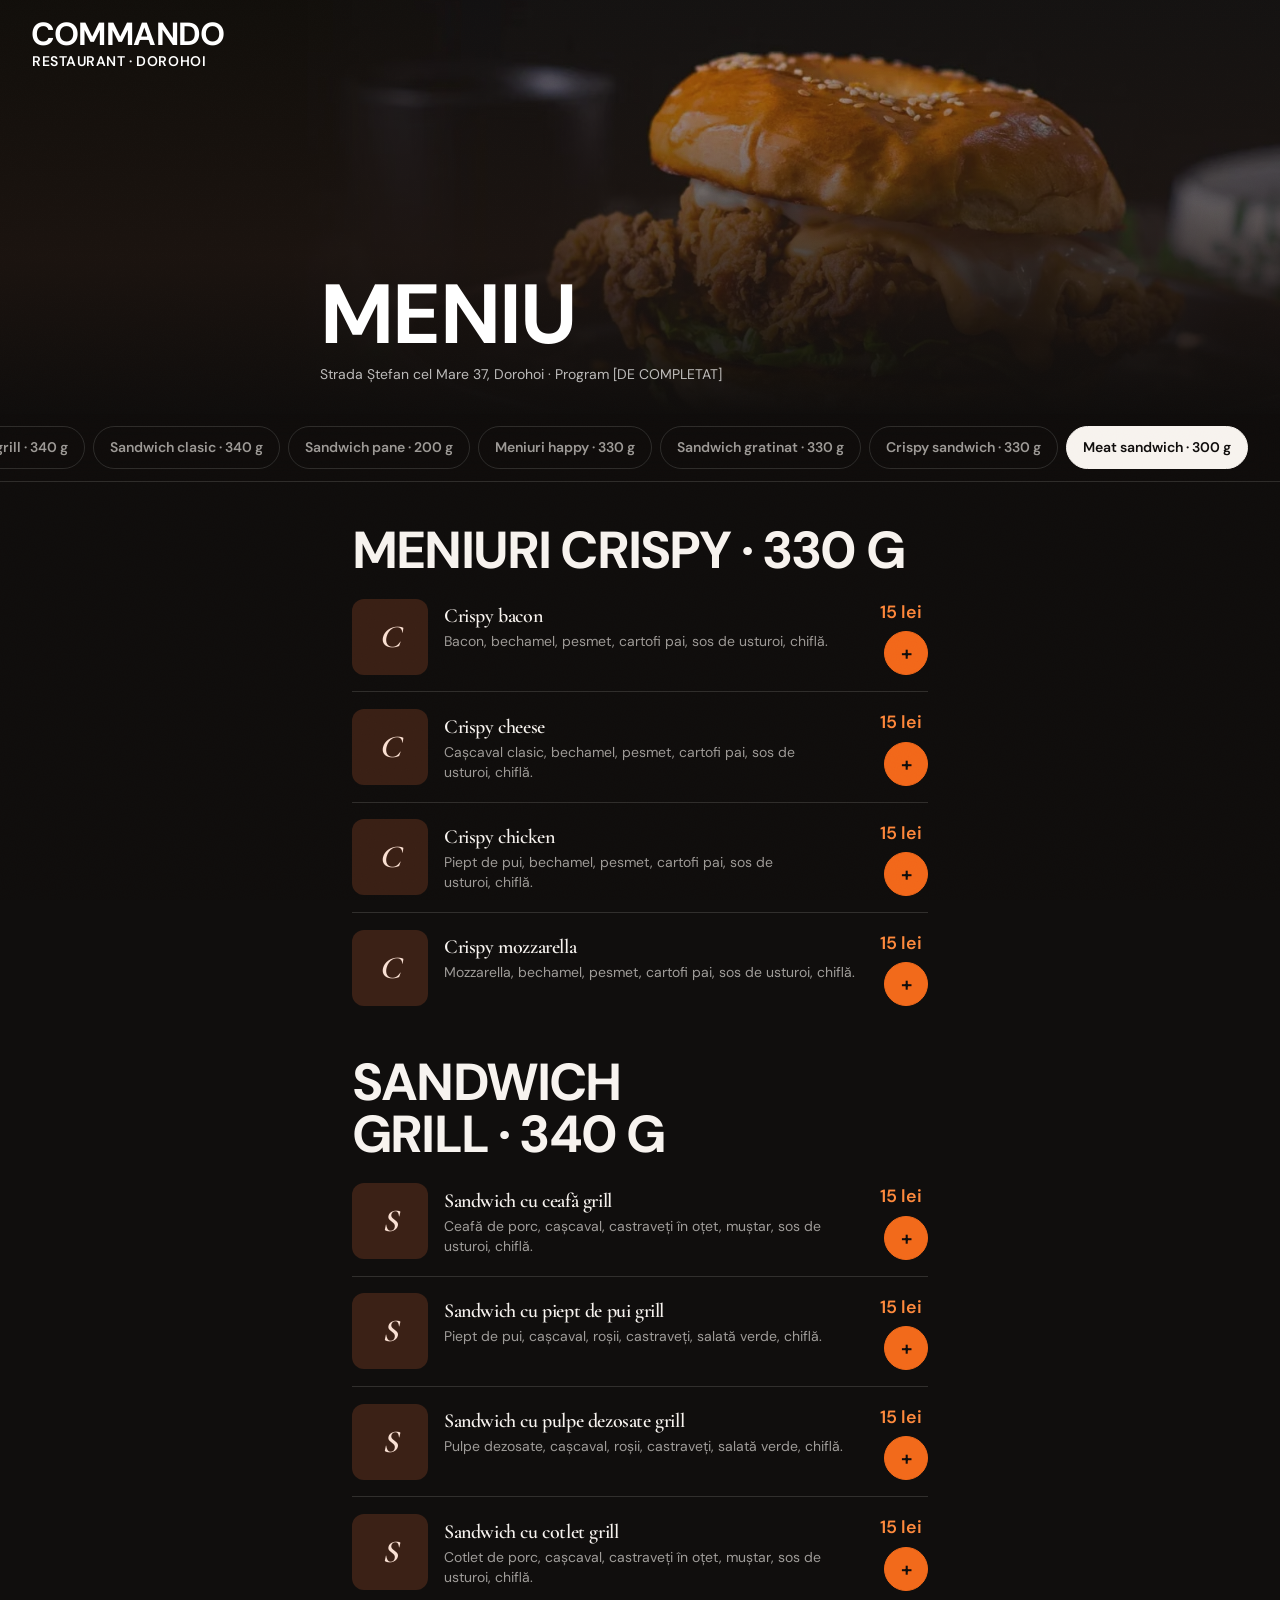
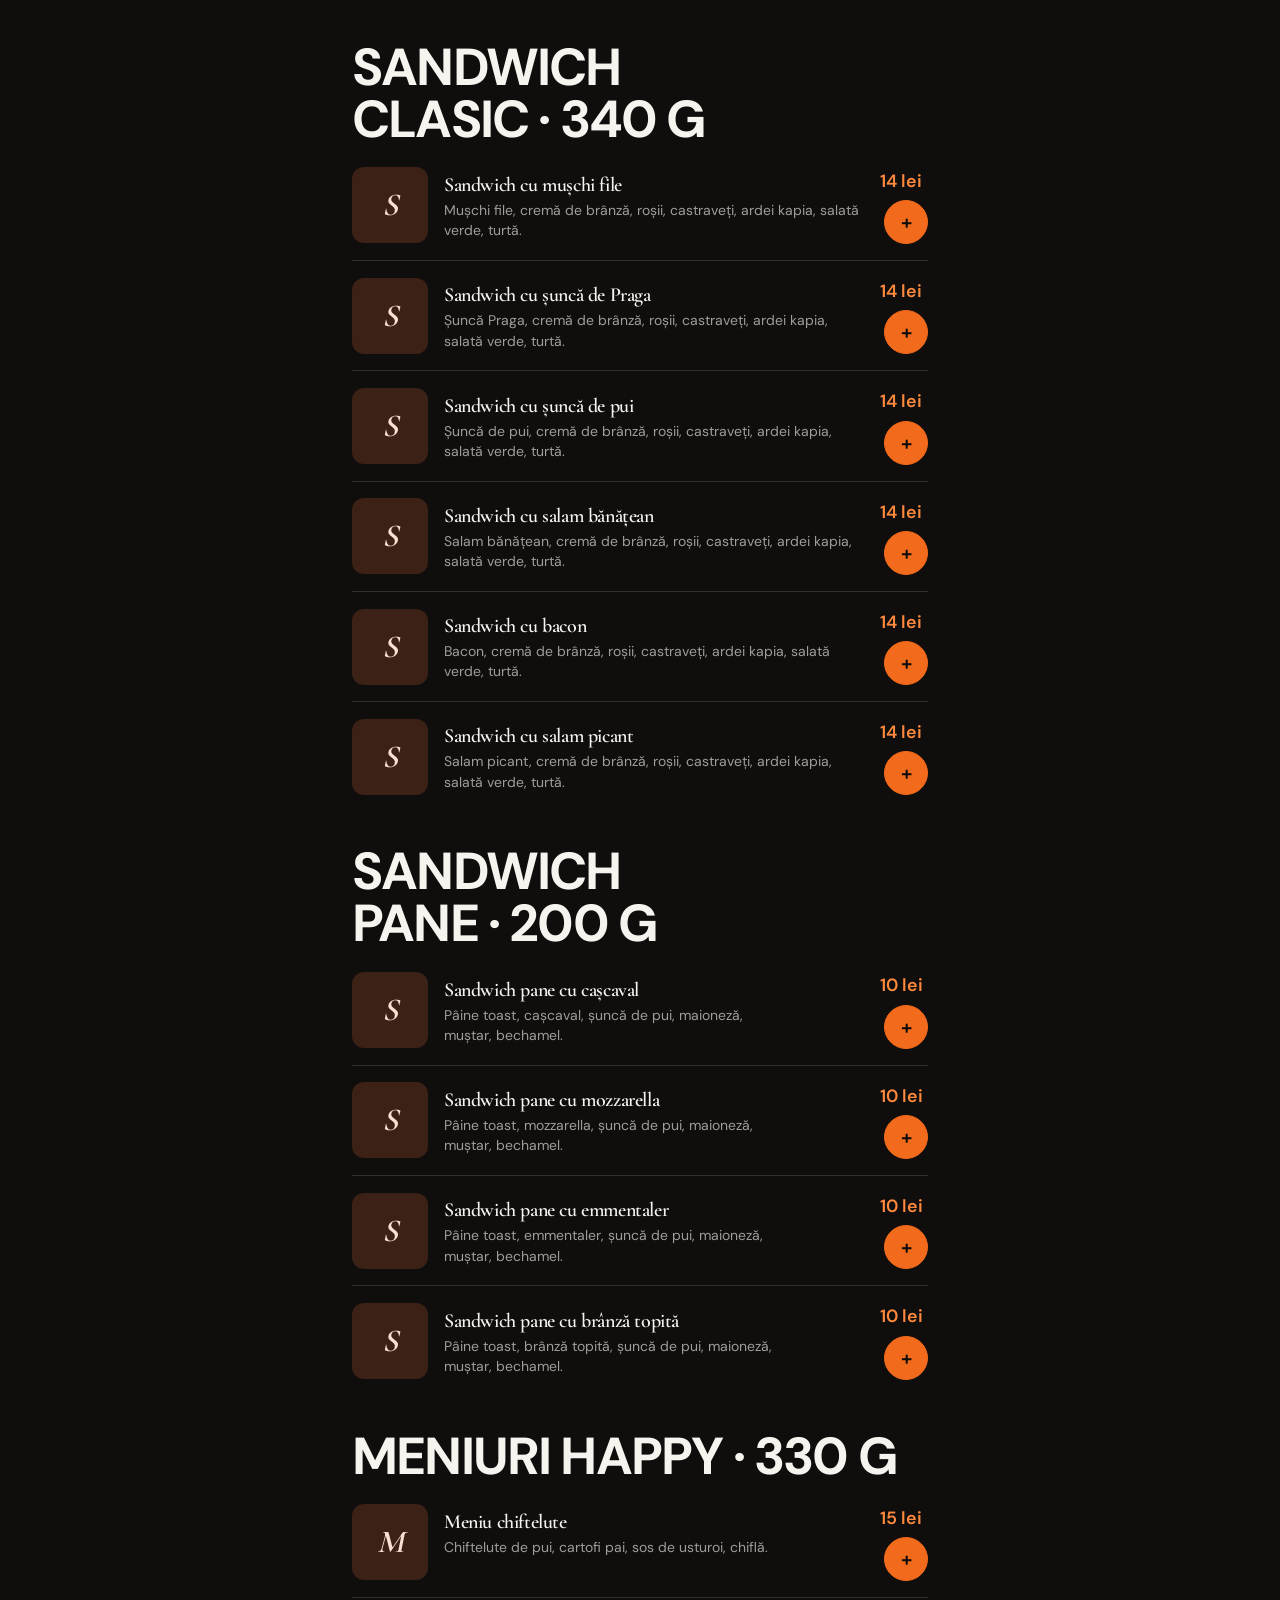
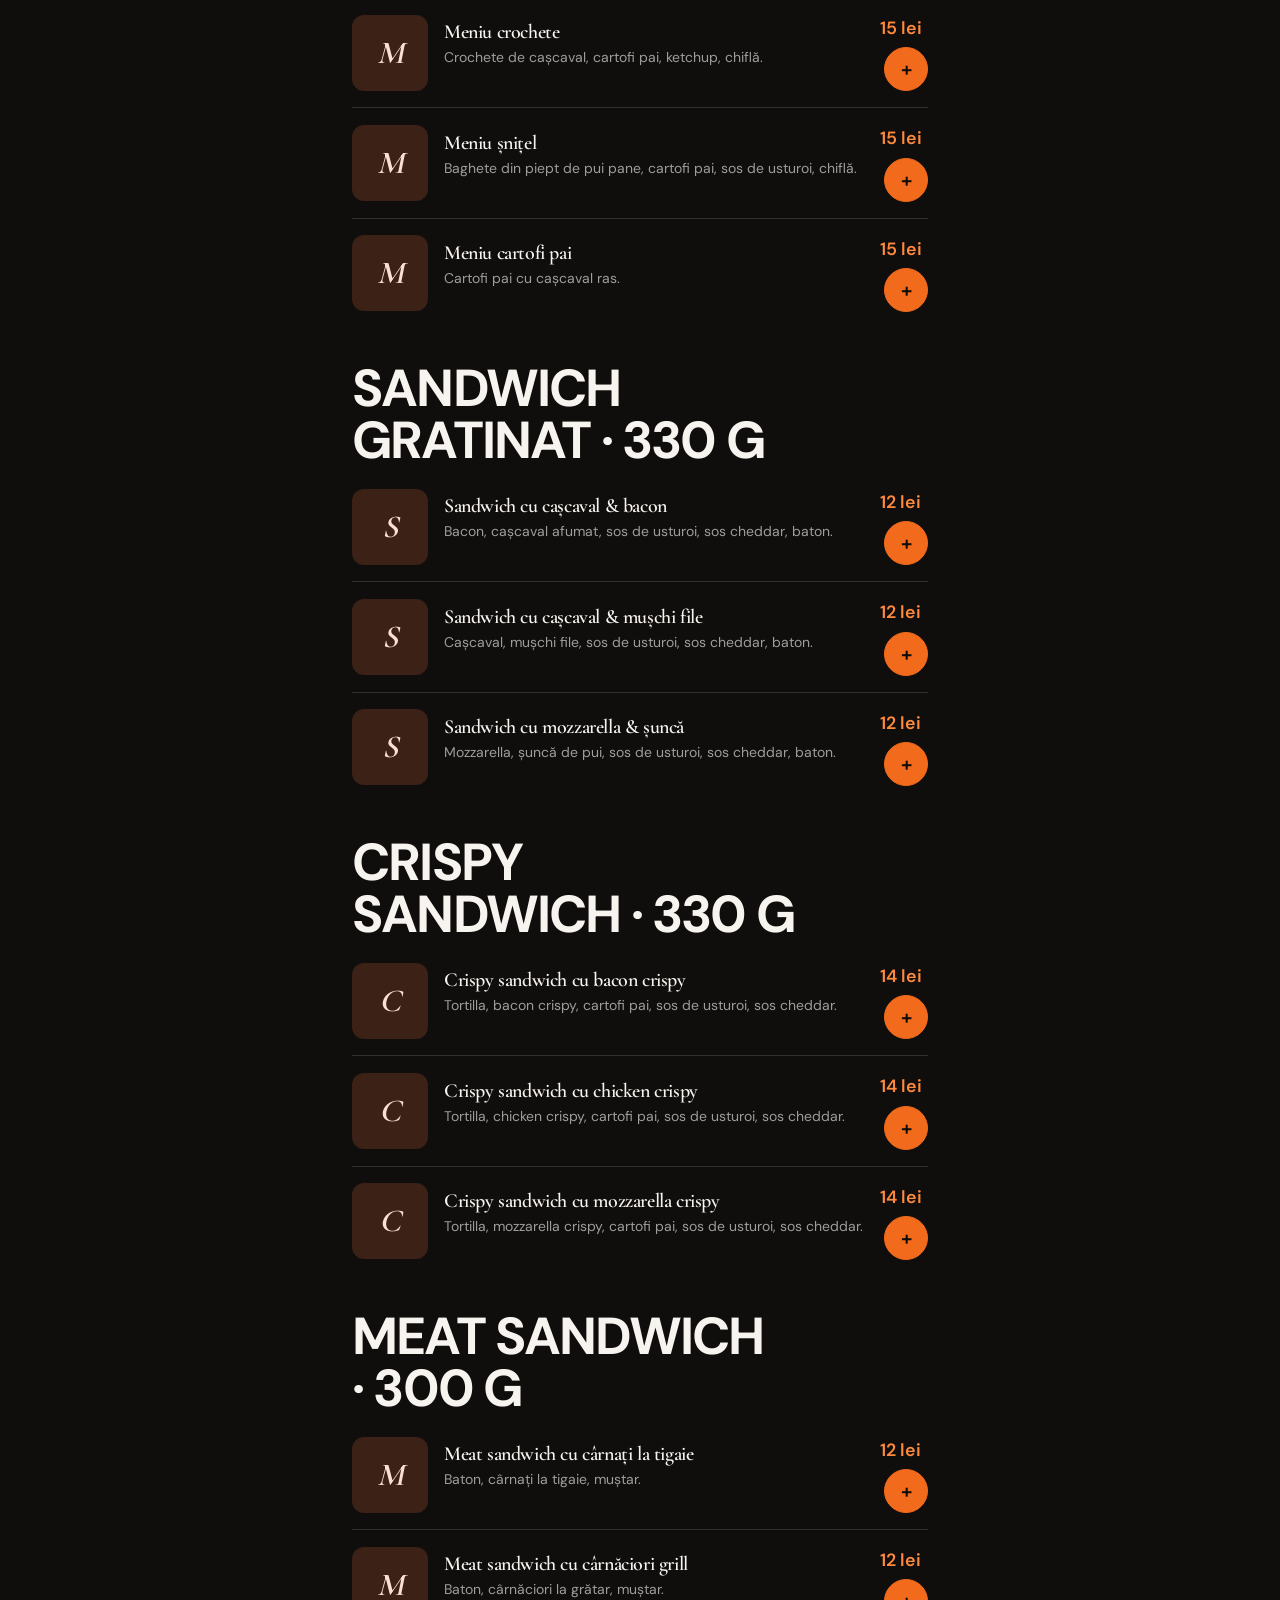
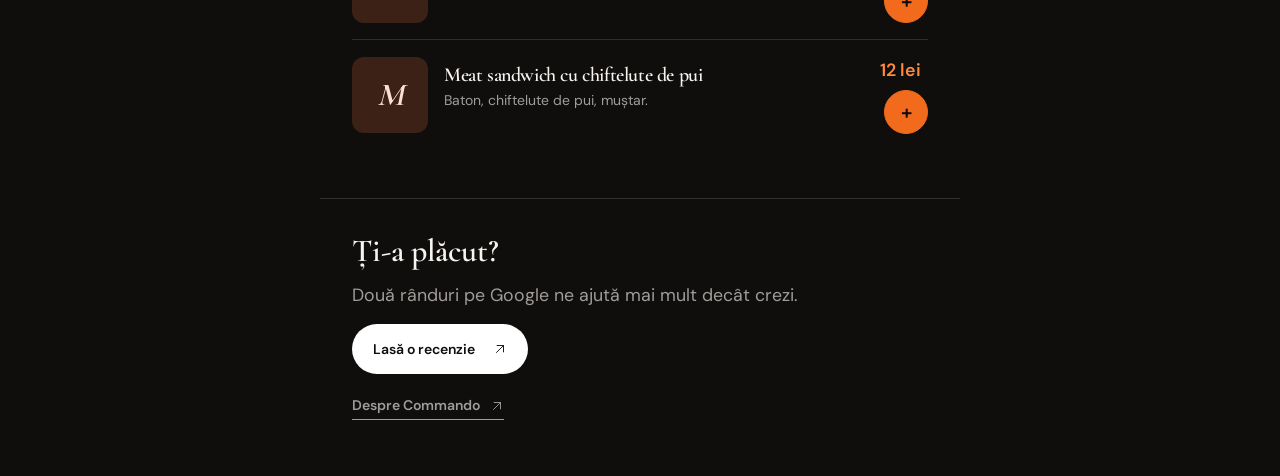
<file: meniu.html>
<!doctype html>
<html lang="ro">
<head>
  <meta charset="utf-8">
  <meta name="viewport" content="width=device-width, initial-scale=1, viewport-fit=cover">
  <title>Meniu — Restaurant Commando Dorohoi</title>
  <meta name="description" content="Meniul Commando: meniuri crispy, sandwich grill, clasic și pane.">
  <meta name="theme-color" content="#100e0d">
  <meta name="color-scheme" content="dark">
  <meta name="darkreader-lock">
  <link rel="icon" href="assets/img/commando/favicon.png" type="image/png" sizes="64x64">
  <link rel="preload" href="assets/fonts/cormorant-ro.woff2" as="font" type="font/woff2" crossorigin>
  <link rel="stylesheet" href="assets/css/style.css?v=2f788330">
  <link rel="stylesheet" href="assets/css/meniu.css?v=4e2ec226">
  <link rel="stylesheet" href="assets/css/comenzi.css?v=02a798f9">
  <link rel="stylesheet" href="assets/css/tema-commando.css?v=43652f0c">
</head>
<body class="qm">
  <header class="qm-head">
    <div class="qm-cover" aria-hidden="true"><picture><source type="image/avif" srcset="assets/img/commando/commando-coperta-480.avif 480w, assets/img/commando/commando-coperta-960.avif 960w, assets/img/commando/commando-coperta.avif 1600w" sizes="100vw"><img src="assets/img/commando/commando-coperta.webp" srcset="assets/img/commando/commando-coperta-480.webp 480w, assets/img/commando/commando-coperta-960.webp 960w, assets/img/commando/commando-coperta.webp 1600w" sizes="100vw" width="1600" height="900" alt="Burger crispy cu piept de pui pane și sos, pe fundal negru" fetchpriority="high"></picture></div>
    <div class="qm-head-copy">
      <a class="wordmark" href="./"><span>COMMANDO</span><small>restaurant · Dorohoi</small></a>
      <h1>Meniu</h1>
      <p>Strada Ștefan cel Mare 37, Dorohoi · Program [DE COMPLETAT]</p>
    </div>
  </header>

  <nav class="qm-nav" aria-label="Categorii"><a class="qm-chip" href="#crispy">Meniuri crispy · 330 g</a><a class="qm-chip" href="#grill">Sandwich grill · 340 g</a><a class="qm-chip" href="#clasic">Sandwich clasic · 340 g</a><a class="qm-chip" href="#pane">Sandwich pane · 200 g</a><a class="qm-chip" href="#happy">Meniuri happy · 330 g</a><a class="qm-chip" href="#gratinat">Sandwich gratinat · 330 g</a><a class="qm-chip" href="#crispy-sandwich">Crispy sandwich · 330 g</a><a class="qm-chip" href="#meat">Meat sandwich · 300 g</a></nav>

  <main class="qm-main"><section class="qm-section" id="crispy"><h2>Meniuri crispy · 330 g</h2><ul class="qm-list"><li class="qm-item" data-pid="crispy-bacon"><div class="qm-thumb is-letter" aria-hidden="true">C</div><h3>Crispy bacon</h3><span class="price">15 lei</span><p>Bacon, bechamel, pesmet, cartofi pai, sos de usturoi, chiflă.</p></li><li class="qm-item" data-pid="crispy-cheese"><div class="qm-thumb is-letter" aria-hidden="true">C</div><h3>Crispy cheese</h3><span class="price">15 lei</span><p>Cașcaval clasic, bechamel, pesmet, cartofi pai, sos de usturoi, chiflă.</p></li><li class="qm-item" data-pid="crispy-chicken"><div class="qm-thumb is-letter" aria-hidden="true">C</div><h3>Crispy chicken</h3><span class="price">15 lei</span><p>Piept de pui, bechamel, pesmet, cartofi pai, sos de usturoi, chiflă.</p></li><li class="qm-item" data-pid="crispy-mozzarella"><div class="qm-thumb is-letter" aria-hidden="true">C</div><h3>Crispy mozzarella</h3><span class="price">15 lei</span><p>Mozzarella, bechamel, pesmet, cartofi pai, sos de usturoi, chiflă.</p></li></ul></section><section class="qm-section" id="grill"><h2>Sandwich grill · 340 g</h2><ul class="qm-list"><li class="qm-item" data-pid="sandwich-cu-ceafa-grill"><div class="qm-thumb is-letter" aria-hidden="true">S</div><h3>Sandwich cu ceafă grill</h3><span class="price">15 lei</span><p>Ceafă de porc, cașcaval, castraveți în oțet, muștar, sos de usturoi, chiflă.</p></li><li class="qm-item" data-pid="sandwich-cu-piept-de-pui-grill"><div class="qm-thumb is-letter" aria-hidden="true">S</div><h3>Sandwich cu piept de pui grill</h3><span class="price">15 lei</span><p>Piept de pui, cașcaval, roșii, castraveți, salată verde, chiflă.</p></li><li class="qm-item" data-pid="sandwich-cu-pulpe-dezosate-grill"><div class="qm-thumb is-letter" aria-hidden="true">S</div><h3>Sandwich cu pulpe dezosate grill</h3><span class="price">15 lei</span><p>Pulpe dezosate, cașcaval, roșii, castraveți, salată verde, chiflă.</p></li><li class="qm-item" data-pid="sandwich-cu-cotlet-grill"><div class="qm-thumb is-letter" aria-hidden="true">S</div><h3>Sandwich cu cotlet grill</h3><span class="price">15 lei</span><p>Cotlet de porc, cașcaval, castraveți în oțet, muștar, sos de usturoi, chiflă.</p></li></ul></section><section class="qm-section" id="clasic"><h2>Sandwich clasic · 340 g</h2><ul class="qm-list"><li class="qm-item" data-pid="sandwich-cu-muschi-file"><div class="qm-thumb is-letter" aria-hidden="true">S</div><h3>Sandwich cu mușchi file</h3><span class="price">14 lei</span><p>Mușchi file, cremă de brânză, roșii, castraveți, ardei kapia, salată verde, turtă.</p></li><li class="qm-item" data-pid="sandwich-cu-sunca-de-praga"><div class="qm-thumb is-letter" aria-hidden="true">S</div><h3>Sandwich cu șuncă de Praga</h3><span class="price">14 lei</span><p>Șuncă Praga, cremă de brânză, roșii, castraveți, ardei kapia, salată verde, turtă.</p></li><li class="qm-item" data-pid="sandwich-cu-sunca-de-pui"><div class="qm-thumb is-letter" aria-hidden="true">S</div><h3>Sandwich cu șuncă de pui</h3><span class="price">14 lei</span><p>Șuncă de pui, cremă de brânză, roșii, castraveți, ardei kapia, salată verde, turtă.</p></li><li class="qm-item" data-pid="sandwich-cu-salam-banatean"><div class="qm-thumb is-letter" aria-hidden="true">S</div><h3>Sandwich cu salam bănățean</h3><span class="price">14 lei</span><p>Salam bănățean, cremă de brânză, roșii, castraveți, ardei kapia, salată verde, turtă.</p></li><li class="qm-item" data-pid="sandwich-cu-bacon"><div class="qm-thumb is-letter" aria-hidden="true">S</div><h3>Sandwich cu bacon</h3><span class="price">14 lei</span><p>Bacon, cremă de brânză, roșii, castraveți, ardei kapia, salată verde, turtă.</p></li><li class="qm-item" data-pid="sandwich-cu-salam-picant"><div class="qm-thumb is-letter" aria-hidden="true">S</div><h3>Sandwich cu salam picant</h3><span class="price">14 lei</span><p>Salam picant, cremă de brânză, roșii, castraveți, ardei kapia, salată verde, turtă.</p></li></ul></section><section class="qm-section" id="pane"><h2>Sandwich pane · 200 g</h2><ul class="qm-list"><li class="qm-item" data-pid="sandwich-pane-cu-cascaval"><div class="qm-thumb is-letter" aria-hidden="true">S</div><h3>Sandwich pane cu cașcaval</h3><span class="price">10 lei</span><p>Pâine toast, cașcaval, șuncă de pui, maioneză, muștar, bechamel.</p></li><li class="qm-item" data-pid="sandwich-pane-cu-mozzarella"><div class="qm-thumb is-letter" aria-hidden="true">S</div><h3>Sandwich pane cu mozzarella</h3><span class="price">10 lei</span><p>Pâine toast, mozzarella, șuncă de pui, maioneză, muștar, bechamel.</p></li><li class="qm-item" data-pid="sandwich-pane-cu-emmentaler"><div class="qm-thumb is-letter" aria-hidden="true">S</div><h3>Sandwich pane cu emmentaler</h3><span class="price">10 lei</span><p>Pâine toast, emmentaler, șuncă de pui, maioneză, muștar, bechamel.</p></li><li class="qm-item" data-pid="sandwich-pane-cu-branza-topita"><div class="qm-thumb is-letter" aria-hidden="true">S</div><h3>Sandwich pane cu brânză topită</h3><span class="price">10 lei</span><p>Pâine toast, brânză topită, șuncă de pui, maioneză, muștar, bechamel.</p></li></ul></section><section class="qm-section" id="happy"><h2>Meniuri happy · 330 g</h2><ul class="qm-list"><li class="qm-item" data-pid="meniu-chiftelute"><div class="qm-thumb is-letter" aria-hidden="true">M</div><h3>Meniu chiftelute</h3><span class="price">15 lei</span><p>Chiftelute de pui, cartofi pai, sos de usturoi, chiflă.</p></li><li class="qm-item" data-pid="meniu-crochete"><div class="qm-thumb is-letter" aria-hidden="true">M</div><h3>Meniu crochete</h3><span class="price">15 lei</span><p>Crochete de cașcaval, cartofi pai, ketchup, chiflă.</p></li><li class="qm-item" data-pid="meniu-snitel"><div class="qm-thumb is-letter" aria-hidden="true">M</div><h3>Meniu șnițel</h3><span class="price">15 lei</span><p>Baghete din piept de pui pane, cartofi pai, sos de usturoi, chiflă.</p></li><li class="qm-item" data-pid="meniu-cartofi-pai"><div class="qm-thumb is-letter" aria-hidden="true">M</div><h3>Meniu cartofi pai</h3><span class="price">15 lei</span><p>Cartofi pai cu cașcaval ras.</p></li></ul></section><section class="qm-section" id="gratinat"><h2>Sandwich gratinat · 330 g</h2><ul class="qm-list"><li class="qm-item" data-pid="sandwich-cu-cascaval-bacon"><div class="qm-thumb is-letter" aria-hidden="true">S</div><h3>Sandwich cu cașcaval &amp; bacon</h3><span class="price">12 lei</span><p>Bacon, cașcaval afumat, sos de usturoi, sos cheddar, baton.</p></li><li class="qm-item" data-pid="sandwich-cu-cascaval-muschi-file"><div class="qm-thumb is-letter" aria-hidden="true">S</div><h3>Sandwich cu cașcaval &amp; mușchi file</h3><span class="price">12 lei</span><p>Cașcaval, mușchi file, sos de usturoi, sos cheddar, baton.</p></li><li class="qm-item" data-pid="sandwich-cu-mozzarella-sunca"><div class="qm-thumb is-letter" aria-hidden="true">S</div><h3>Sandwich cu mozzarella &amp; șuncă</h3><span class="price">12 lei</span><p>Mozzarella, șuncă de pui, sos de usturoi, sos cheddar, baton.</p></li></ul></section><section class="qm-section" id="crispy-sandwich"><h2>Crispy sandwich · 330 g</h2><ul class="qm-list"><li class="qm-item" data-pid="crispy-sandwich-cu-bacon-crispy"><div class="qm-thumb is-letter" aria-hidden="true">C</div><h3>Crispy sandwich cu bacon crispy</h3><span class="price">14 lei</span><p>Tortilla, bacon crispy, cartofi pai, sos de usturoi, sos cheddar.</p></li><li class="qm-item" data-pid="crispy-sandwich-cu-chicken-crispy"><div class="qm-thumb is-letter" aria-hidden="true">C</div><h3>Crispy sandwich cu chicken crispy</h3><span class="price">14 lei</span><p>Tortilla, chicken crispy, cartofi pai, sos de usturoi, sos cheddar.</p></li><li class="qm-item" data-pid="crispy-sandwich-cu-mozzarella-crispy"><div class="qm-thumb is-letter" aria-hidden="true">C</div><h3>Crispy sandwich cu mozzarella crispy</h3><span class="price">14 lei</span><p>Tortilla, mozzarella crispy, cartofi pai, sos de usturoi, sos cheddar.</p></li></ul></section><section class="qm-section" id="meat"><h2>Meat sandwich · 300 g</h2><ul class="qm-list"><li class="qm-item" data-pid="meat-sandwich-cu-carnati-la-tigaie"><div class="qm-thumb is-letter" aria-hidden="true">M</div><h3>Meat sandwich cu cârnați la tigaie</h3><span class="price">12 lei</span><p>Baton, cârnați la tigaie, muștar.</p></li><li class="qm-item" data-pid="meat-sandwich-cu-carnaciori-grill"><div class="qm-thumb is-letter" aria-hidden="true">M</div><h3>Meat sandwich cu cârnăciori grill</h3><span class="price">12 lei</span><p>Baton, cârnăciori la grătar, muștar.</p></li><li class="qm-item" data-pid="meat-sandwich-cu-chiftelute-de-pui"><div class="qm-thumb is-letter" aria-hidden="true">M</div><h3>Meat sandwich cu chiftelute de pui</h3><span class="price">12 lei</span><p>Baton, chiftelute de pui, muștar.</p></li></ul></section></main>

  <footer class="qm-foot">
    <p class="qm-foot-title">Ți-a plăcut?</p>
    <p>Două rânduri pe Google ne ajută mai mult decât crezi.</p>
    <a class="button button-light" href="https://www.google.com/maps/place/Restaurant+COMMANDO/@47.9529738,26.4032588,17z/data=!4m6!3m5!1s0x47346148954ec0bb:0x2f23fe6854522b5a!8m2!3d47.9529738!4d26.4032588">Lasă o recenzie <svg class="arrow-icon" viewBox="0 0 24 24" fill="none" stroke="currentColor" stroke-width="1.6" stroke-linecap="round" stroke-linejoin="round" aria-hidden="true"><path d="M6 18 18 6M7 6h11v11"/></svg></a>
    <a class="text-link" href="./">Despre Commando <svg class="arrow-icon" viewBox="0 0 24 24" fill="none" stroke="currentColor" stroke-width="1.6" stroke-linecap="round" stroke-linejoin="round" aria-hidden="true"><path d="M6 18 18 6M7 6h11v11"/></svg></a>
  </footer>

  <script>
    // Categoria pe care o citești rămâne aprinsă sus.
    (() => {
      const chips = [...document.querySelectorAll(".qm-chip")];
      const bar = document.querySelector(".qm-nav");
      const mark = (id) => chips.forEach((chip) => {
        const on = chip.hash === "#" + id;
        chip.toggleAttribute("aria-current", on);
        if (on) bar.scrollTo({ left: chip.offsetLeft - 16, behavior: "smooth" });
      });
      const seen = new IntersectionObserver((entries) => {
        for (const entry of entries) if (entry.isIntersecting) mark(entry.target.id);
      }, { rootMargin: "-30% 0px -60% 0px" });
      document.querySelectorAll(".qm-section").forEach((section) => seen.observe(section));
    })();
  </script>
  <script id="comenzi-config" type="application/json">{"produse":{"crispy-bacon":{"nume":"Crispy bacon","pret":15,"cat":"crispy","descriere":"Bacon, bechamel, pesmet, cartofi pai, sos de usturoi, chiflă."},"crispy-cheese":{"nume":"Crispy cheese","pret":15,"cat":"crispy","descriere":"Cașcaval clasic, bechamel, pesmet, cartofi pai, sos de usturoi, chiflă."},"crispy-chicken":{"nume":"Crispy chicken","pret":15,"cat":"crispy","descriere":"Piept de pui, bechamel, pesmet, cartofi pai, sos de usturoi, chiflă."},"crispy-mozzarella":{"nume":"Crispy mozzarella","pret":15,"cat":"crispy","descriere":"Mozzarella, bechamel, pesmet, cartofi pai, sos de usturoi, chiflă."},"sandwich-cu-ceafa-grill":{"nume":"Sandwich cu ceafă grill","pret":15,"cat":"grill","descriere":"Ceafă de porc, cașcaval, castraveți în oțet, muștar, sos de usturoi, chiflă."},"sandwich-cu-piept-de-pui-grill":{"nume":"Sandwich cu piept de pui grill","pret":15,"cat":"grill","descriere":"Piept de pui, cașcaval, roșii, castraveți, salată verde, chiflă."},"sandwich-cu-pulpe-dezosate-grill":{"nume":"Sandwich cu pulpe dezosate grill","pret":15,"cat":"grill","descriere":"Pulpe dezosate, cașcaval, roșii, castraveți, salată verde, chiflă."},"sandwich-cu-cotlet-grill":{"nume":"Sandwich cu cotlet grill","pret":15,"cat":"grill","descriere":"Cotlet de porc, cașcaval, castraveți în oțet, muștar, sos de usturoi, chiflă."},"sandwich-cu-muschi-file":{"nume":"Sandwich cu mușchi file","pret":14,"cat":"clasic","descriere":"Mușchi file, cremă de brânză, roșii, castraveți, ardei kapia, salată verde, turtă."},"sandwich-cu-sunca-de-praga":{"nume":"Sandwich cu șuncă de Praga","pret":14,"cat":"clasic","descriere":"Șuncă Praga, cremă de brânză, roșii, castraveți, ardei kapia, salată verde, turtă."},"sandwich-cu-sunca-de-pui":{"nume":"Sandwich cu șuncă de pui","pret":14,"cat":"clasic","descriere":"Șuncă de pui, cremă de brânză, roșii, castraveți, ardei kapia, salată verde, turtă."},"sandwich-cu-salam-banatean":{"nume":"Sandwich cu salam bănățean","pret":14,"cat":"clasic","descriere":"Salam bănățean, cremă de brânză, roșii, castraveți, ardei kapia, salată verde, turtă."},"sandwich-cu-bacon":{"nume":"Sandwich cu bacon","pret":14,"cat":"clasic","descriere":"Bacon, cremă de brânză, roșii, castraveți, ardei kapia, salată verde, turtă."},"sandwich-cu-salam-picant":{"nume":"Sandwich cu salam picant","pret":14,"cat":"clasic","descriere":"Salam picant, cremă de brânză, roșii, castraveți, ardei kapia, salată verde, turtă."},"sandwich-pane-cu-cascaval":{"nume":"Sandwich pane cu cașcaval","pret":10,"cat":"pane","descriere":"Pâine toast, cașcaval, șuncă de pui, maioneză, muștar, bechamel."},"sandwich-pane-cu-mozzarella":{"nume":"Sandwich pane cu mozzarella","pret":10,"cat":"pane","descriere":"Pâine toast, mozzarella, șuncă de pui, maioneză, muștar, bechamel."},"sandwich-pane-cu-emmentaler":{"nume":"Sandwich pane cu emmentaler","pret":10,"cat":"pane","descriere":"Pâine toast, emmentaler, șuncă de pui, maioneză, muștar, bechamel."},"sandwich-pane-cu-branza-topita":{"nume":"Sandwich pane cu brânză topită","pret":10,"cat":"pane","descriere":"Pâine toast, brânză topită, șuncă de pui, maioneză, muștar, bechamel."},"meniu-chiftelute":{"nume":"Meniu chiftelute","pret":15,"cat":"happy","descriere":"Chiftelute de pui, cartofi pai, sos de usturoi, chiflă."},"meniu-crochete":{"nume":"Meniu crochete","pret":15,"cat":"happy","descriere":"Crochete de cașcaval, cartofi pai, ketchup, chiflă."},"meniu-snitel":{"nume":"Meniu șnițel","pret":15,"cat":"happy","descriere":"Baghete din piept de pui pane, cartofi pai, sos de usturoi, chiflă."},"meniu-cartofi-pai":{"nume":"Meniu cartofi pai","pret":15,"cat":"happy","descriere":"Cartofi pai cu cașcaval ras."},"sandwich-cu-cascaval-bacon":{"nume":"Sandwich cu cașcaval & bacon","pret":12,"cat":"gratinat","descriere":"Bacon, cașcaval afumat, sos de usturoi, sos cheddar, baton."},"sandwich-cu-cascaval-muschi-file":{"nume":"Sandwich cu cașcaval & mușchi file","pret":12,"cat":"gratinat","descriere":"Cașcaval, mușchi file, sos de usturoi, sos cheddar, baton."},"sandwich-cu-mozzarella-sunca":{"nume":"Sandwich cu mozzarella & șuncă","pret":12,"cat":"gratinat","descriere":"Mozzarella, șuncă de pui, sos de usturoi, sos cheddar, baton."},"crispy-sandwich-cu-bacon-crispy":{"nume":"Crispy sandwich cu bacon crispy","pret":14,"cat":"crispy-sandwich","descriere":"Tortilla, bacon crispy, cartofi pai, sos de usturoi, sos cheddar."},"crispy-sandwich-cu-chicken-crispy":{"nume":"Crispy sandwich cu chicken crispy","pret":14,"cat":"crispy-sandwich","descriere":"Tortilla, chicken crispy, cartofi pai, sos de usturoi, sos cheddar."},"crispy-sandwich-cu-mozzarella-crispy":{"nume":"Crispy sandwich cu mozzarella crispy","pret":14,"cat":"crispy-sandwich","descriere":"Tortilla, mozzarella crispy, cartofi pai, sos de usturoi, sos cheddar."},"meat-sandwich-cu-carnati-la-tigaie":{"nume":"Meat sandwich cu cârnați la tigaie","pret":12,"cat":"meat","descriere":"Baton, cârnați la tigaie, muștar."},"meat-sandwich-cu-carnaciori-grill":{"nume":"Meat sandwich cu cârnăciori grill","pret":12,"cat":"meat","descriere":"Baton, cârnăciori la grătar, muștar."},"meat-sandwich-cu-chiftelute-de-pui":{"nume":"Meat sandwich cu chiftelute de pui","pret":12,"cat":"meat","descriere":"Baton, chiftelute de pui, muștar."}},"grupuri":{},"categorii":{},"ridicare":{"minute":null},"livrare":{"activ":true,"taxa":0,"minim":0,"minute":null,"zona":"Dorohoi"},"exemple":false,"program":[],"telefon":"+40 755 024 992","tel":"tel:+40755024992","supabaseUrl":"","supabaseCheie":"","prezentare":true,"plata":""}</script><script defer src="assets/js/comenzi.js?v=1ec57d7b"></script>
</body>
</html>
</file>
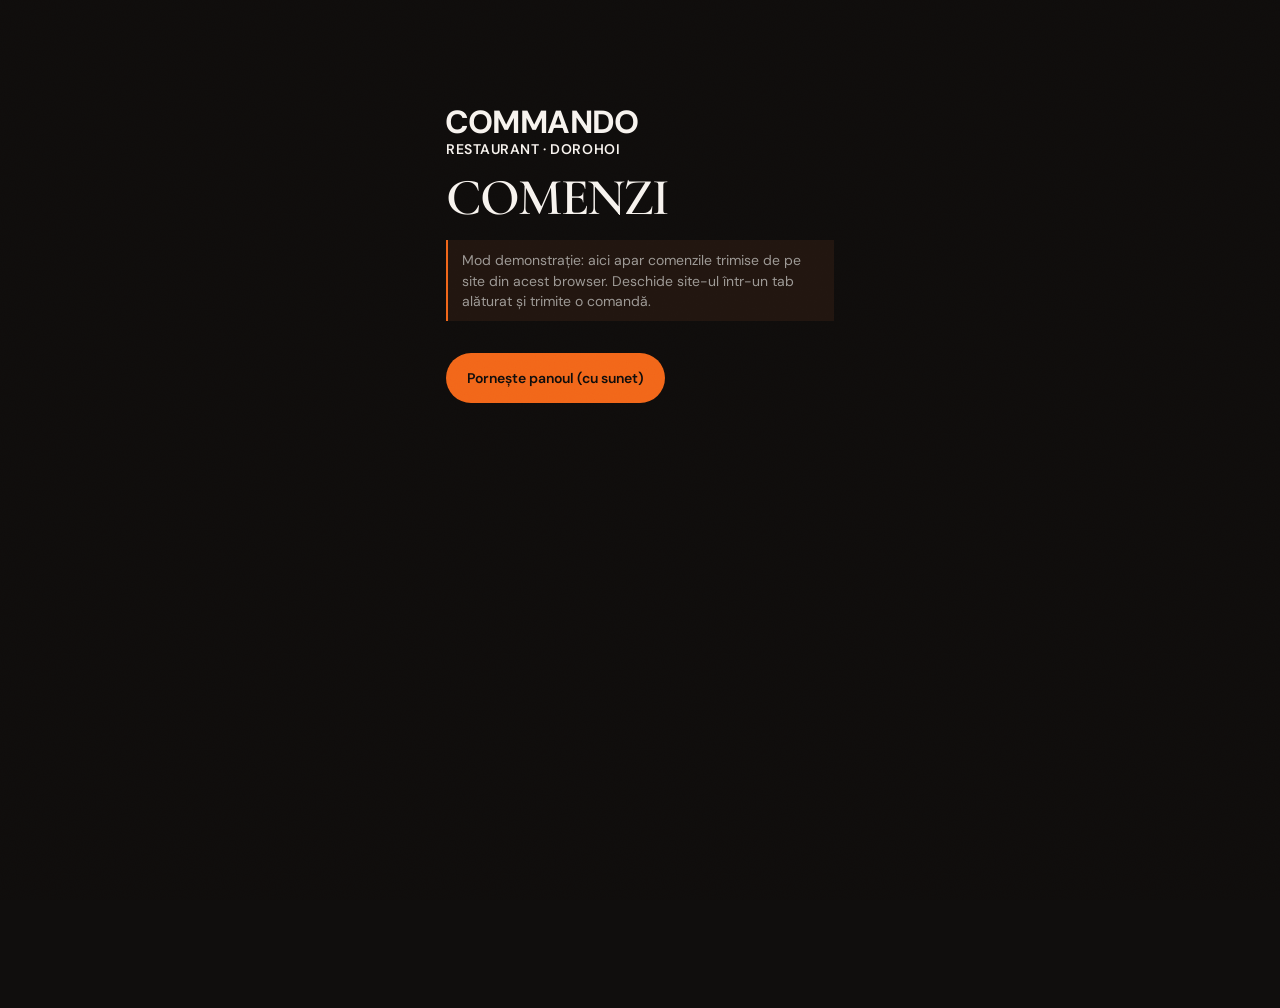
<file: panou.html>
<!doctype html>
<html lang="ro">
<head>
  <meta charset="utf-8">
  <meta name="viewport" content="width=device-width, initial-scale=1">
  <meta name="robots" content="noindex, nofollow">
  <title>Comenzi — Restaurant Commando</title>
  <meta name="theme-color" content="#100e0d">
  <meta name="color-scheme" content="dark">
  <meta name="darkreader-lock">
  <link rel="icon" href="assets/img/commando/favicon.png" type="image/png" sizes="64x64">
  <link rel="stylesheet" href="assets/css/style.css?v=2f788330">
  <link rel="stylesheet" href="assets/css/comenzi.css?v=02a798f9">
  <link rel="stylesheet" href="assets/css/tema-commando.css?v=43652f0c">
  <style>
    body { min-height: 100vh; background: var(--paper); }
    .panou-wrap { padding: 20px clamp(16px, 3vw, 32px) 40px; }
    .panou-top { display: flex; flex-wrap: wrap; align-items: center; justify-content: space-between; gap: 12px; margin-bottom: 20px; }
    .panou-top h1 { font: 600 var(--fs-xl)/1 var(--serif); }
    #panou-stare { color: var(--muted); font-size: var(--fs-xs); }
    #panou-coloane { display: grid; gap: 16px; }
    @media (min-width: 900px) { #panou-coloane { grid-template-columns: repeat(3, 1fr); align-items: start; } }
    .col { display: grid; gap: 12px; }
    .col h2 { display: flex; justify-content: space-between; padding-bottom: 8px; border-bottom: 1px solid var(--line); font: 600 var(--fs-lg)/1 var(--serif); }
    .col h2 span { color: var(--accent-text); font-family: var(--sans); font-size: var(--fs-md); }
    .col-empty { color: var(--muted); font-size: var(--fs-xs); }
    .ticket { display: grid; gap: 8px; padding: 16px; border: 1px solid var(--line); border-radius: 12px; background: color-mix(in oklab, var(--ink) 4%, var(--paper)); font-size: var(--fs-sm); }
    .ticket.is-noua { border-color: var(--accent-text); box-shadow: 0 0 0 1px var(--accent-text); }
    .ticket header { display: flex; justify-content: space-between; gap: 8px; }
    .ticket header strong { font-size: var(--fs-md); }
    .ticket header span, .ticket-addr, .ticket-when { color: var(--muted); font-size: var(--fs-xs); }
    .ticket-when { color: var(--accent-text); font-weight: 600; }
    .ticket ul { display: grid; gap: 4px; padding: 0; list-style: none; }
    .ticket li small { display: block; padding-left: 24px; color: var(--muted); font-size: var(--fs-xs); }
    .ticket-obs { font-style: italic; }
    .ticket-total { font-weight: 700; }
    .ticket-total small { color: var(--muted); font-weight: 400; font-size: var(--fs-xs); }
    .ticket-actions { display: flex; flex-wrap: wrap; gap: 8px; }
    .ticket-actions .button { flex: 1 1 auto; justify-content: center; }
    #panou-istoric { margin-top: 32px; color: var(--muted); font-size: var(--fs-xs); }
    #panou-istoric h2 { margin-bottom: 8px; font-size: var(--fs-sm); color: var(--ink); }
    #panou-istoric ul { display: grid; gap: 4px; padding: 0; list-style: none; }
    #panou-login { display: grid; gap: 16px; width: min(420px, 100%); margin: 12vh auto 0; padding: 0 16px; }
    #panou-login h1 { font: 600 var(--fs-xl)/1 var(--serif); }
    #panou-login[hidden], #panou[hidden], #login-campuri[hidden], #login-demo[hidden] { display: none; }
    #login-campuri { display: grid; gap: 14px; }
    #login-eroare { color: #e0614a; font-size: var(--fs-xs); }
  </style>
</head>
<body>
  <form id="panou-login" novalidate>
    <a class="wordmark" href="./"><span>COMMANDO</span><small>restaurant · Dorohoi</small></a>
    <h1>Comenzi</h1>
    <div id="login-campuri">
      <label class="field"><span>E-mail</span><input type="email" name="email" autocomplete="username" required></label>
      <label class="field"><span>Parolă</span><input type="password" name="parola" autocomplete="current-password" required></label>
    </div>
    <p id="login-demo" class="order-note">Mod demonstrație: aici apar comenzile trimise de pe <a href="./">site</a> din acest browser. Deschide site-ul într-un tab alăturat și trimite o comandă.</p>
    <p id="login-eroare" role="alert"></p>
    <button class="button button-dark">Pornește panoul (cu sunet)</button>
  </form>

  <div id="panou" class="panou-wrap" hidden>
    <div class="panou-top">
      <h1>Comenzi · Restaurant Commando</h1>
      <p id="panou-stare" aria-live="polite"></p>
      <button type="button" id="panou-iesire" class="button button-outline">Ieși</button>
    </div>
    <div id="panou-coloane"></div>
    <div id="panou-istoric"></div>
  </div>

  <script id="comenzi-config" type="application/json">{"produse":{"crispy-bacon":{"nume":"Crispy bacon","pret":15,"cat":"crispy","descriere":"Bacon, bechamel, pesmet, cartofi pai, sos de usturoi, chiflă."},"crispy-cheese":{"nume":"Crispy cheese","pret":15,"cat":"crispy","descriere":"Cașcaval clasic, bechamel, pesmet, cartofi pai, sos de usturoi, chiflă."},"crispy-chicken":{"nume":"Crispy chicken","pret":15,"cat":"crispy","descriere":"Piept de pui, bechamel, pesmet, cartofi pai, sos de usturoi, chiflă."},"crispy-mozzarella":{"nume":"Crispy mozzarella","pret":15,"cat":"crispy","descriere":"Mozzarella, bechamel, pesmet, cartofi pai, sos de usturoi, chiflă."},"sandwich-cu-ceafa-grill":{"nume":"Sandwich cu ceafă grill","pret":15,"cat":"grill","descriere":"Ceafă de porc, cașcaval, castraveți în oțet, muștar, sos de usturoi, chiflă."},"sandwich-cu-piept-de-pui-grill":{"nume":"Sandwich cu piept de pui grill","pret":15,"cat":"grill","descriere":"Piept de pui, cașcaval, roșii, castraveți, salată verde, chiflă."},"sandwich-cu-pulpe-dezosate-grill":{"nume":"Sandwich cu pulpe dezosate grill","pret":15,"cat":"grill","descriere":"Pulpe dezosate, cașcaval, roșii, castraveți, salată verde, chiflă."},"sandwich-cu-cotlet-grill":{"nume":"Sandwich cu cotlet grill","pret":15,"cat":"grill","descriere":"Cotlet de porc, cașcaval, castraveți în oțet, muștar, sos de usturoi, chiflă."},"sandwich-cu-muschi-file":{"nume":"Sandwich cu mușchi file","pret":14,"cat":"clasic","descriere":"Mușchi file, cremă de brânză, roșii, castraveți, ardei kapia, salată verde, turtă."},"sandwich-cu-sunca-de-praga":{"nume":"Sandwich cu șuncă de Praga","pret":14,"cat":"clasic","descriere":"Șuncă Praga, cremă de brânză, roșii, castraveți, ardei kapia, salată verde, turtă."},"sandwich-cu-sunca-de-pui":{"nume":"Sandwich cu șuncă de pui","pret":14,"cat":"clasic","descriere":"Șuncă de pui, cremă de brânză, roșii, castraveți, ardei kapia, salată verde, turtă."},"sandwich-cu-salam-banatean":{"nume":"Sandwich cu salam bănățean","pret":14,"cat":"clasic","descriere":"Salam bănățean, cremă de brânză, roșii, castraveți, ardei kapia, salată verde, turtă."},"sandwich-cu-bacon":{"nume":"Sandwich cu bacon","pret":14,"cat":"clasic","descriere":"Bacon, cremă de brânză, roșii, castraveți, ardei kapia, salată verde, turtă."},"sandwich-cu-salam-picant":{"nume":"Sandwich cu salam picant","pret":14,"cat":"clasic","descriere":"Salam picant, cremă de brânză, roșii, castraveți, ardei kapia, salată verde, turtă."},"sandwich-pane-cu-cascaval":{"nume":"Sandwich pane cu cașcaval","pret":10,"cat":"pane","descriere":"Pâine toast, cașcaval, șuncă de pui, maioneză, muștar, bechamel."},"sandwich-pane-cu-mozzarella":{"nume":"Sandwich pane cu mozzarella","pret":10,"cat":"pane","descriere":"Pâine toast, mozzarella, șuncă de pui, maioneză, muștar, bechamel."},"sandwich-pane-cu-emmentaler":{"nume":"Sandwich pane cu emmentaler","pret":10,"cat":"pane","descriere":"Pâine toast, emmentaler, șuncă de pui, maioneză, muștar, bechamel."},"sandwich-pane-cu-branza-topita":{"nume":"Sandwich pane cu brânză topită","pret":10,"cat":"pane","descriere":"Pâine toast, brânză topită, șuncă de pui, maioneză, muștar, bechamel."},"meniu-chiftelute":{"nume":"Meniu chiftelute","pret":15,"cat":"happy","descriere":"Chiftelute de pui, cartofi pai, sos de usturoi, chiflă."},"meniu-crochete":{"nume":"Meniu crochete","pret":15,"cat":"happy","descriere":"Crochete de cașcaval, cartofi pai, ketchup, chiflă."},"meniu-snitel":{"nume":"Meniu șnițel","pret":15,"cat":"happy","descriere":"Baghete din piept de pui pane, cartofi pai, sos de usturoi, chiflă."},"meniu-cartofi-pai":{"nume":"Meniu cartofi pai","pret":15,"cat":"happy","descriere":"Cartofi pai cu cașcaval ras."},"sandwich-cu-cascaval-bacon":{"nume":"Sandwich cu cașcaval & bacon","pret":12,"cat":"gratinat","descriere":"Bacon, cașcaval afumat, sos de usturoi, sos cheddar, baton."},"sandwich-cu-cascaval-muschi-file":{"nume":"Sandwich cu cașcaval & mușchi file","pret":12,"cat":"gratinat","descriere":"Cașcaval, mușchi file, sos de usturoi, sos cheddar, baton."},"sandwich-cu-mozzarella-sunca":{"nume":"Sandwich cu mozzarella & șuncă","pret":12,"cat":"gratinat","descriere":"Mozzarella, șuncă de pui, sos de usturoi, sos cheddar, baton."},"crispy-sandwich-cu-bacon-crispy":{"nume":"Crispy sandwich cu bacon crispy","pret":14,"cat":"crispy-sandwich","descriere":"Tortilla, bacon crispy, cartofi pai, sos de usturoi, sos cheddar."},"crispy-sandwich-cu-chicken-crispy":{"nume":"Crispy sandwich cu chicken crispy","pret":14,"cat":"crispy-sandwich","descriere":"Tortilla, chicken crispy, cartofi pai, sos de usturoi, sos cheddar."},"crispy-sandwich-cu-mozzarella-crispy":{"nume":"Crispy sandwich cu mozzarella crispy","pret":14,"cat":"crispy-sandwich","descriere":"Tortilla, mozzarella crispy, cartofi pai, sos de usturoi, sos cheddar."},"meat-sandwich-cu-carnati-la-tigaie":{"nume":"Meat sandwich cu cârnați la tigaie","pret":12,"cat":"meat","descriere":"Baton, cârnați la tigaie, muștar."},"meat-sandwich-cu-carnaciori-grill":{"nume":"Meat sandwich cu cârnăciori grill","pret":12,"cat":"meat","descriere":"Baton, cârnăciori la grătar, muștar."},"meat-sandwich-cu-chiftelute-de-pui":{"nume":"Meat sandwich cu chiftelute de pui","pret":12,"cat":"meat","descriere":"Baton, chiftelute de pui, muștar."}},"grupuri":{},"categorii":{},"ridicare":{"minute":null},"livrare":{"activ":true,"taxa":0,"minim":0,"minute":null,"zona":"Dorohoi"},"exemple":false,"program":[],"telefon":"+40 755 024 992","tel":"tel:+40755024992","supabaseUrl":"","supabaseCheie":"","prezentare":true,"plata":""}</script>
  <script src="assets/js/panou.js?v=b06ab767"></script>
</body>
</html>
</file>
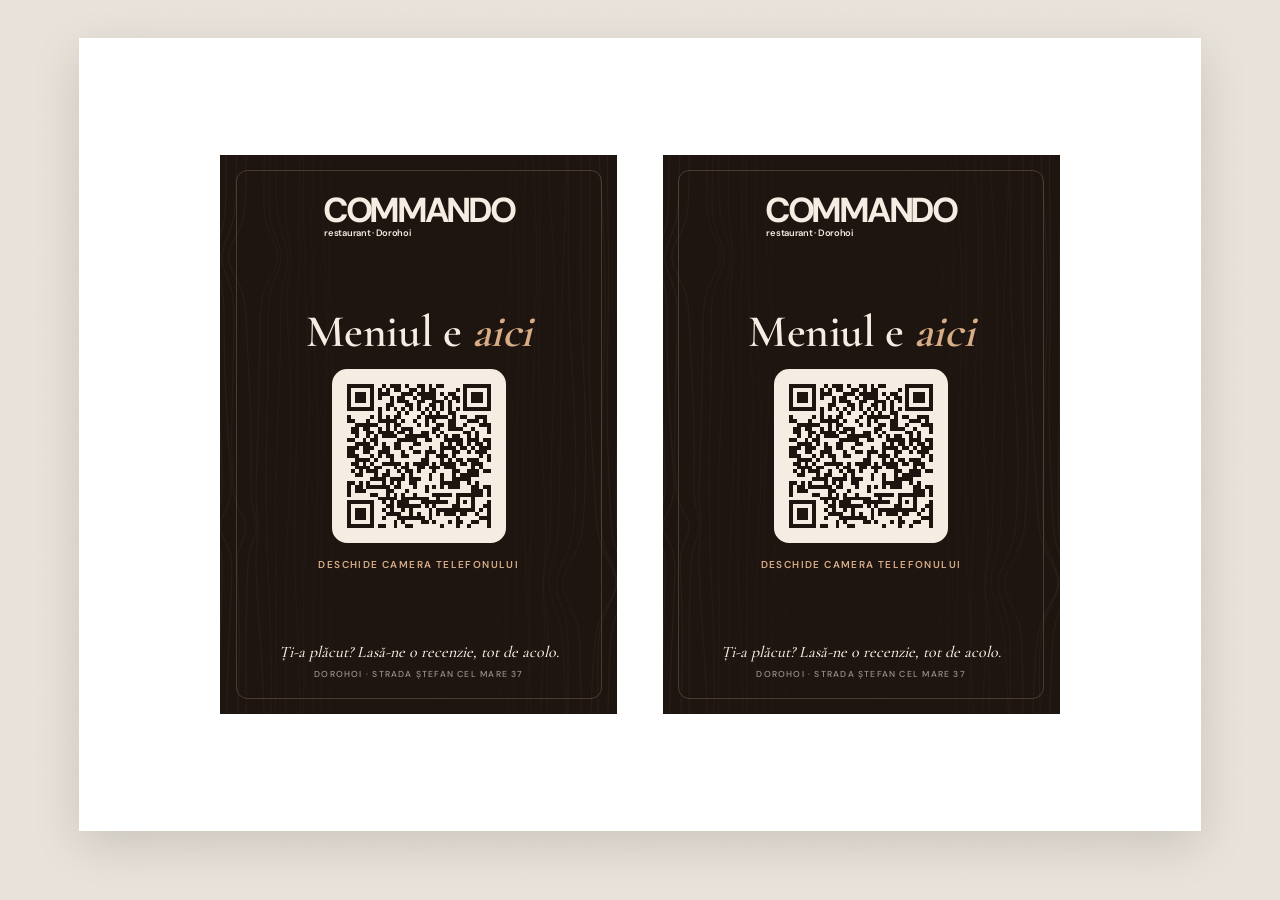
<file: print/card-masa.html>
<!doctype html>
<html lang="ro">
<head>
  <meta charset="utf-8">
  <title>Cartonaș de masă — COMMANDO</title>
  <meta name="robots" content="noindex">
  <link rel="stylesheet" href="../assets/css/style.css?v=2f788330">
  <style>
    /* Două cartonașe A6 (105 × 148 mm) pe o foaie A4 culcată, cu semne de tăiere. */
    @page { size: A4 landscape; margin: 0; }
    html, body { margin: 0; background: #e9e4dc; }
    body { -webkit-print-color-adjust: exact; print-color-adjust: exact; }
    .sheet { width: 297mm; height: 210mm; display: flex; align-items: center; justify-content: center; gap: 12mm; background: #fff; margin: 0 auto; }
    .card { position: relative; width: 105mm; height: 148mm; overflow: hidden; display: grid; grid-template-rows: auto 1fr auto; padding: 11mm 10mm 9mm; box-sizing: border-box; color: #f5eee4; text-align: center;
      background:
        url("../assets/img/nervuri-stanga.svg") left -8mm top -20mm / 46mm auto repeat-y,
        url("../assets/img/nervuri-dreapta.svg") right -8mm top 30mm / 46mm auto repeat-y,
        #1f1612; }
    .card::after { content: ""; position: absolute; inset: 4mm; border: .25mm solid #d9b08a40; border-radius: 3mm; pointer-events: none; }
    .card .wordmark { justify-self: center; color: #f5eee4; }
    .card .wordmark span { font-size: 26pt; }
    .card .wordmark small { font-size: 7pt; }
    .card-mid { display: grid; align-content: center; justify-items: center; gap: 4mm; }
    .card h1 { margin: 0; font: 600 34pt/1 var(--serif); letter-spacing: -.01em; }
    .card h1 em { font-style: italic; color: #d9b08a; }
    .qr { width: 46mm; height: 46mm; padding: 4mm; background: #f5eee4; border-radius: 4mm; }
    .qr svg { display: block; width: 100%; height: 100%; }
    .hint { margin: 0; font: 600 7.5pt/1.4 var(--sans); letter-spacing: .14em; text-transform: uppercase; color: #d9b08a; }
    .card-foot { display: grid; gap: 1.5mm; }
    .card-foot p { margin: 0; font: italic 500 12pt/1.25 var(--serif); }
    .card-foot small { font: 500 6.5pt/1.4 var(--sans); letter-spacing: .14em; text-transform: uppercase; color: #f5eee499; }
    @media screen { body { padding: 10mm 0; } .sheet { box-shadow: 0 4mm 12mm #0002; } }
  </style>
</head>
<body>
  <div class="sheet">
    <div class="card">
      <span class="wordmark"><span>COMMANDO</span><small>restaurant · Dorohoi</small></span>
      <div class="card-mid">
        <h1>Meniul e <em>aici</em></h1>
        <div class="qr" role="img" aria-label="Cod QR spre meniu"><svg xmlns="http://www.w3.org/2000/svg" viewBox="0 0 37 37" shape-rendering="crispEdges" class="segno"><path class="qrline" stroke="#1f1612" d="M0 0.5h7m2 0h1m1 0h3m1 0h1m2 0h2m1 0h1m1 0h2m5 0h7m-37 1h1m5 0h1m1 0h1m1 0h1m1 0h2m2 0h2m1 0h1m1 0h2m5 0h1m1 0h1m5 0h1m-37 1h1m1 0h3m1 0h1m1 0h3m3 0h3m1 0h5m1 0h1m1 0h2m2 0h1m1 0h3m1 0h1m-37 1h1m1 0h3m1 0h1m1 0h1m2 0h1m1 0h2m2 0h1m1 0h4m2 0h1m1 0h2m1 0h1m1 0h3m1 0h1m-37 1h1m1 0h3m1 0h1m4 0h1m1 0h3m2 0h2m2 0h3m1 0h1m1 0h1m1 0h1m1 0h3m1 0h1m-37 1h1m5 0h1m3 0h2m3 0h2m1 0h1m2 0h2m1 0h1m1 0h1m3 0h1m5 0h1m-37 1h7m1 0h1m1 0h1m1 0h1m1 0h1m1 0h1m1 0h1m1 0h1m1 0h1m1 0h1m1 0h1m1 0h1m1 0h7m-29 1h1m4 0h1m1 0h1m3 0h1m1 0h1m1 0h1m2 0h2m-28 1h1m5 0h1m1 0h1m1 0h1m1 0h2m4 0h1m1 0h6m1 0h1m1 0h2m2 0h3m-36 1h2m3 0h1m2 0h5m1 0h1m2 0h1m2 0h1m1 0h1m3 0h2m3 0h3m1 0h1m-34 1h6m2 0h1m1 0h2m4 0h1m1 0h1m2 0h2m1 0h2m2 0h1m3 0h3m-36 1h2m1 0h2m2 0h1m1 0h1m1 0h1m1 0h3m5 0h2m2 0h4m2 0h1m3 0h1m-36 1h2m2 0h2m1 0h4m1 0h2m1 0h1m2 0h2m1 0h1m1 0h1m5 0h2m1 0h1m2 0h1m-35 1h1m2 0h1m1 0h1m1 0h4m2 0h6m2 0h1m1 0h1m1 0h2m2 0h1m1 0h1m-34 1h2m2 0h1m1 0h2m5 0h5m2 0h2m3 0h5m1 0h3m1 0h2m-35 1h4m1 0h1m1 0h1m2 0h2m3 0h2m5 0h1m1 0h1m1 0h2m1 0h1m1 0h2m1 0h1m-37 1h3m1 0h3m2 0h2m1 0h2m2 0h1m4 0h1m2 0h4m1 0h2m1 0h1m1 0h3m-37 1h2m2 0h2m2 0h3m3 0h1m2 0h2m1 0h3m1 0h1m2 0h2m2 0h1m1 0h3m-36 1h3m3 0h1m1 0h1m1 0h2m2 0h2m4 0h1m2 0h3m1 0h1m6 0h1m1 0h1m-35 1h4m1 0h1m3 0h1m7 0h2m3 0h1m1 0h1m1 0h2m1 0h3m2 0h1m-36 1h2m1 0h1m1 0h1m2 0h5m1 0h1m1 0h4m1 0h1m1 0h4m1 0h2m1 0h3m-33 1h4m1 0h2m3 0h1m1 0h2m2 0h2m1 0h3m1 0h3m4 0h1m1 0h1m-34 1h1m1 0h1m1 0h3m2 0h1m2 0h1m1 0h2m1 0h1m3 0h1m4 0h2m2 0h3m1 0h2m-35 1h2m3 0h1m1 0h2m3 0h1m1 0h1m4 0h1m2 0h1m2 0h1m1 0h5m-28 1h4m1 0h4m1 0h3m2 0h1m2 0h1m2 0h5m-32 1h2m1 0h1m1 0h1m3 0h1m1 0h1m1 0h1m2 0h2m6 0h5m2 0h1m1 0h1m-34 1h1m1 0h2m1 0h6m1 0h2m3 0h1m2 0h1m1 0h1m1 0h1m1 0h3m3 0h2m1 0h2m-37 1h1m1 0h3m5 0h2m3 0h1m4 0h1m11 0h3m1 0h1m-37 1h1m5 0h2m2 0h1m1 0h1m1 0h1m2 0h1m4 0h5m1 0h7m1 0h1m-29 1h5m1 0h7m2 0h1m4 0h1m3 0h1m-33 1h7m2 0h1m1 0h1m1 0h3m3 0h7m2 0h1m1 0h1m1 0h1m3 0h1m-37 1h1m5 0h1m3 0h2m1 0h6m1 0h1m1 0h1m4 0h2m3 0h1m2 0h2m-37 1h1m1 0h3m1 0h1m2 0h1m1 0h1m2 0h1m1 0h1m4 0h1m1 0h10m1 0h1m1 0h1m-37 1h1m1 0h3m1 0h1m3 0h4m2 0h1m1 0h1m2 0h1m1 0h1m1 0h3m1 0h2m2 0h1m2 0h1m-37 1h1m1 0h3m1 0h1m2 0h1m3 0h7m1 0h1m6 0h1m5 0h3m-37 1h1m5 0h1m5 0h1m1 0h1m4 0h2m1 0h1m3 0h1m1 0h2m2 0h2m2 0h1m-37 1h7m1 0h2m2 0h1m2 0h2m7 0h1m3 0h1m2 0h1m4 0h1"/></svg></div>
        <p class="hint">Deschide camera telefonului</p>
      </div>
      <div class="card-foot">
        <p>Ți-a plăcut? Lasă-ne o recenzie, tot de acolo.</p>
        <small>Dorohoi · Strada Ștefan cel Mare 37</small>
      </div>
    </div>
    <div class="card">
      <span class="wordmark"><span>COMMANDO</span><small>restaurant · Dorohoi</small></span>
      <div class="card-mid">
        <h1>Meniul e <em>aici</em></h1>
        <div class="qr" role="img" aria-label="Cod QR spre meniu"><svg xmlns="http://www.w3.org/2000/svg" viewBox="0 0 37 37" shape-rendering="crispEdges" class="segno"><path class="qrline" stroke="#1f1612" d="M0 0.5h7m2 0h1m1 0h3m1 0h1m2 0h2m1 0h1m1 0h2m5 0h7m-37 1h1m5 0h1m1 0h1m1 0h1m1 0h2m2 0h2m1 0h1m1 0h2m5 0h1m1 0h1m5 0h1m-37 1h1m1 0h3m1 0h1m1 0h3m3 0h3m1 0h5m1 0h1m1 0h2m2 0h1m1 0h3m1 0h1m-37 1h1m1 0h3m1 0h1m1 0h1m2 0h1m1 0h2m2 0h1m1 0h4m2 0h1m1 0h2m1 0h1m1 0h3m1 0h1m-37 1h1m1 0h3m1 0h1m4 0h1m1 0h3m2 0h2m2 0h3m1 0h1m1 0h1m1 0h1m1 0h3m1 0h1m-37 1h1m5 0h1m3 0h2m3 0h2m1 0h1m2 0h2m1 0h1m1 0h1m3 0h1m5 0h1m-37 1h7m1 0h1m1 0h1m1 0h1m1 0h1m1 0h1m1 0h1m1 0h1m1 0h1m1 0h1m1 0h1m1 0h1m1 0h7m-29 1h1m4 0h1m1 0h1m3 0h1m1 0h1m1 0h1m2 0h2m-28 1h1m5 0h1m1 0h1m1 0h1m1 0h2m4 0h1m1 0h6m1 0h1m1 0h2m2 0h3m-36 1h2m3 0h1m2 0h5m1 0h1m2 0h1m2 0h1m1 0h1m3 0h2m3 0h3m1 0h1m-34 1h6m2 0h1m1 0h2m4 0h1m1 0h1m2 0h2m1 0h2m2 0h1m3 0h3m-36 1h2m1 0h2m2 0h1m1 0h1m1 0h1m1 0h3m5 0h2m2 0h4m2 0h1m3 0h1m-36 1h2m2 0h2m1 0h4m1 0h2m1 0h1m2 0h2m1 0h1m1 0h1m5 0h2m1 0h1m2 0h1m-35 1h1m2 0h1m1 0h1m1 0h4m2 0h6m2 0h1m1 0h1m1 0h2m2 0h1m1 0h1m-34 1h2m2 0h1m1 0h2m5 0h5m2 0h2m3 0h5m1 0h3m1 0h2m-35 1h4m1 0h1m1 0h1m2 0h2m3 0h2m5 0h1m1 0h1m1 0h2m1 0h1m1 0h2m1 0h1m-37 1h3m1 0h3m2 0h2m1 0h2m2 0h1m4 0h1m2 0h4m1 0h2m1 0h1m1 0h3m-37 1h2m2 0h2m2 0h3m3 0h1m2 0h2m1 0h3m1 0h1m2 0h2m2 0h1m1 0h3m-36 1h3m3 0h1m1 0h1m1 0h2m2 0h2m4 0h1m2 0h3m1 0h1m6 0h1m1 0h1m-35 1h4m1 0h1m3 0h1m7 0h2m3 0h1m1 0h1m1 0h2m1 0h3m2 0h1m-36 1h2m1 0h1m1 0h1m2 0h5m1 0h1m1 0h4m1 0h1m1 0h4m1 0h2m1 0h3m-33 1h4m1 0h2m3 0h1m1 0h2m2 0h2m1 0h3m1 0h3m4 0h1m1 0h1m-34 1h1m1 0h1m1 0h3m2 0h1m2 0h1m1 0h2m1 0h1m3 0h1m4 0h2m2 0h3m1 0h2m-35 1h2m3 0h1m1 0h2m3 0h1m1 0h1m4 0h1m2 0h1m2 0h1m1 0h5m-28 1h4m1 0h4m1 0h3m2 0h1m2 0h1m2 0h5m-32 1h2m1 0h1m1 0h1m3 0h1m1 0h1m1 0h1m2 0h2m6 0h5m2 0h1m1 0h1m-34 1h1m1 0h2m1 0h6m1 0h2m3 0h1m2 0h1m1 0h1m1 0h1m1 0h3m3 0h2m1 0h2m-37 1h1m1 0h3m5 0h2m3 0h1m4 0h1m11 0h3m1 0h1m-37 1h1m5 0h2m2 0h1m1 0h1m1 0h1m2 0h1m4 0h5m1 0h7m1 0h1m-29 1h5m1 0h7m2 0h1m4 0h1m3 0h1m-33 1h7m2 0h1m1 0h1m1 0h3m3 0h7m2 0h1m1 0h1m1 0h1m3 0h1m-37 1h1m5 0h1m3 0h2m1 0h6m1 0h1m1 0h1m4 0h2m3 0h1m2 0h2m-37 1h1m1 0h3m1 0h1m2 0h1m1 0h1m2 0h1m1 0h1m4 0h1m1 0h10m1 0h1m1 0h1m-37 1h1m1 0h3m1 0h1m3 0h4m2 0h1m1 0h1m2 0h1m1 0h1m1 0h3m1 0h2m2 0h1m2 0h1m-37 1h1m1 0h3m1 0h1m2 0h1m3 0h7m1 0h1m6 0h1m5 0h3m-37 1h1m5 0h1m5 0h1m1 0h1m4 0h2m1 0h1m3 0h1m1 0h2m2 0h2m2 0h1m-37 1h7m1 0h2m2 0h1m2 0h2m7 0h1m3 0h1m2 0h1m4 0h1"/></svg></div>
        <p class="hint">Deschide camera telefonului</p>
      </div>
      <div class="card-foot">
        <p>Ți-a plăcut? Lasă-ne o recenzie, tot de acolo.</p>
        <small>Dorohoi · Strada Ștefan cel Mare 37</small>
      </div>
    </div>
  </div>
</body>
</html>
</file>
<file: assets/css/style.css>
@font-face {
  font-family: "Cormorant Garamond";
  src: url("../fonts/cormorant-ro.woff2") format("woff2");
  font-style: normal;
  font-weight: 500 700;
  font-display: swap;
}
@font-face {
  font-family: "Caveat";
  src: url("../fonts/caveat-latin-ext.woff2") format("woff2");
  font-weight: 500 700;
  font-display: swap;
  unicode-range: U+0100-02BA, U+02BD-02C5, U+02C7-02CC, U+02CE-02D7, U+02DD-02FF, U+0304, U+0308, U+0329, U+1D00-1DBF, U+1E00-1E9F, U+1EF2-1EFF, U+2020, U+20A0-20AB, U+20AD-20C4, U+2113, U+2C60-2C7F, U+A720-A7FF;
}
@font-face {
  font-family: "Caveat";
  src: url("../fonts/caveat-latin.woff2") format("woff2");
  font-weight: 500 700;
  font-display: swap;
  unicode-range: U+0000-00FF, U+0131, U+0152-0153, U+02BB-02BC, U+02C6, U+02DA, U+02DC, U+0304, U+0308, U+0329, U+2000-206F, U+20AC, U+2122, U+2191, U+2193, U+2212, U+2215, U+FEFF, U+FFFD;
}
@font-face {
  font-family: "DM Sans";
  src: url("../fonts/dm-sans-ro.woff2") format("woff2");
  font-style: normal;
  font-weight: 400 700;
  font-display: swap;
}

/* Un singur maro pentru tot site-ul, crem pentru text și un accent de lemn.
   --paper = fundalul, --ink = textul. Tema e închisă de la bază, așa că browserele nu o mai întunecă forțat. */
:root {
  /* Scala de text: 7 trepte, nimic sub 14px. */
  --fs-xs: .875rem;                                  /* 14px: etichete, note */
  --fs-sm: clamp(1rem, .95rem + .2vw, 1.125rem);     /* 16-18px: text */
  --fs-md: 1.25rem;                                  /* 20px: introduceri, prețuri mici */
  --fs-lg: clamp(1.5rem, 1.2rem + 1vw, 2rem);        /* 24-32px: titluri de card */
  --fs-xl: clamp(2.25rem, 1.6rem + 2.4vw, 3.25rem);  /* 36-52px: titluri de secțiune */
  --fs-2xl: clamp(2.75rem, 1.4rem + 4.8vw, 5.75rem); /* 44-92px: titlul mare */
  --fs-3xl: clamp(4.5rem, 2rem + 8vw, 9rem);         /* decor */
  color-scheme: dark;
  --paper: #1f1612;
  --ink: #f5eee4;
  --accent: #c08a5e;
  --accent-text: #d9b08a;
  --oak: #d9b08a;
  --muted: color-mix(in oklab, var(--ink) 62%, var(--paper));
  --line: color-mix(in oklab, var(--ink) 14%, transparent);
  --cream: #f5eee4;
  --espresso: #1f1612;
  --serif: "Cormorant Garamond", Georgia, serif;
  --sans: "DM Sans", Arial, sans-serif;
  --edge: clamp(20px, 5vw, 88px);
  --section: clamp(72px, 8vw, 128px);
  --header-height: 65px;
  --radius: 2px;
  --ease-out: cubic-bezier(.23, 1, .32, 1);
}

*, *::before, *::after { box-sizing: border-box; }
html { scroll-behavior: smooth; }
body { margin: 0; background: var(--paper); color: var(--ink); font: 400 var(--fs-sm)/1.65 var(--sans); -webkit-font-smoothing: antialiased; }
body:has(> dialog[open]) { overflow: hidden; }
[hidden] { display: none !important; }
h1, h2, h3, h4, p, figure, blockquote { margin: 0; }
h1, h2, h3 { font-family: var(--serif); font-weight: 600; text-wrap: balance; }
h2 { font-size: var(--fs-xl); line-height: .95; letter-spacing: -.035em; }
h3 { font-size: var(--fs-lg); line-height: 1.05; letter-spacing: -.02em; }
p { text-wrap: pretty; }
a { color: inherit; text-decoration: none; }
button { font: inherit; color: inherit; cursor: pointer; }
address { font-style: normal; }
img { display: block; max-width: 100%; }
ul { margin: 0; padding: 0; list-style: none; }
main [id], footer[id] { scroll-margin-top: calc(var(--header-height) + 20px); }
:focus-visible { outline: 2px solid currentColor; outline-offset: 4px; }
::selection { background: var(--accent); color: var(--paper); }
.arrow-icon { display: inline-block; width: 1em; height: 1em; flex: none; vertical-align: -.13em; }
.nowrap { white-space: nowrap; }

.shell { width: min(100% - var(--edge) * 2, 1360px); margin-inline: auto; }
.section { padding-block: var(--section); }
.eyebrow { display: flex; align-items: baseline; gap: 14px; margin-bottom: clamp(18px, 2.4vw, 30px); color: var(--muted); font: 600 var(--fs-xs)/1.3 var(--sans); letter-spacing: .16em; text-transform: uppercase; }
.eyebrow span { color: var(--accent-text); font-variant-numeric: tabular-nums; }
.section-intro { display: grid; gap: 22px; margin-bottom: clamp(44px, 6vw, 96px); }
.section-intro .eyebrow { margin-bottom: 0; }
.section-intro > p:not(.eyebrow) { max-width: 44ch; color: var(--muted); }
.skip-link { position: fixed; z-index: 10; top: 12px; left: 12px; padding: 10px 16px; background: var(--paper); transform: translateY(-160%); }
.skip-link:focus { transform: translateY(0); }
.text-link { display: inline-flex; align-items: center; gap: 10px; width: fit-content; padding-bottom: 3px; font-size: var(--fs-xs); font-weight: 600; background: linear-gradient(currentColor, currentColor) 0 100% / 100% 1px no-repeat; transition: background-size .35s var(--ease-out); }
@media (hover: hover) { .text-link:hover { background-size: 30% 1px; } }

/* Antet */
.wordmark { display: inline-grid; width: max-content; justify-items: start; line-height: .84; }
.wordmark > span { font: 700 var(--fs-xl)/.78 var(--sans); letter-spacing: -.095em; margin-left: -.04em; }
.wordmark small { font: 600 var(--fs-xs)/1.05 var(--sans); letter-spacing: -.03em; margin-top: 5px; }
.site-header { position: fixed; inset: 0 0 auto; z-index: 60; color: var(--paper); background: transparent; transition: background-color .3s var(--ease-out), color .3s var(--ease-out), box-shadow .3s var(--ease-out); }
.site-header.is-scrolled { color: var(--ink); background: color-mix(in oklab, var(--paper) 92%, transparent); -webkit-backdrop-filter: blur(12px); backdrop-filter: blur(12px); box-shadow: 0 1px var(--line); }
.header-inner { width: min(100% - var(--edge) * 2, 1360px); margin-inline: auto; min-height: var(--header-height); display: flex; align-items: center; justify-content: space-between; gap: 16px; }
.desktop-nav { display: flex; flex-wrap: wrap; justify-content: end; gap: 4px 12px; font-size: var(--fs-xs); }
.header-directions { display: none; }
.nav-toggle { display: flex; align-items: center; gap: 12px; background: transparent; border: 0; padding: 9px 0 9px 12px; font-size: var(--fs-xs); }
.nav-toggle:not([hidden]) + .desktop-nav { display: none; }
.nav-toggle span { width: 20px; height: 9px; border-block: 1px solid currentColor; }
.mobile-nav { width: 100%; max-width: none; height: 100%; max-height: none; margin: 0; padding: 21px var(--edge) 42px; color: var(--ink); background: var(--paper); border: 0; overflow: auto; }
.mobile-nav-head { display: flex; align-items: center; justify-content: space-between; }
.mobile-nav nav { display: grid; margin-block: 38px 28px; }
.mobile-nav nav a { padding: 10px 0 12px; border-top: 1px solid var(--line); font: 600 var(--fs-xl)/1 var(--serif); }
.mobile-nav nav a:last-child { border-bottom: 1px solid var(--line); }
.close-button { display: grid; place-items: center; width: 44px; height: 44px; padding: 0; border: 1px solid currentColor; border-radius: 50%; background: transparent; font-size: var(--fs-lg); line-height: 1; }

/* Butoane */
.button {
  display: inline-flex; align-items: center; justify-content: space-between; gap: 18px; width: max-content;
  min-height: 50px; padding: 11px 20px; border: 1px solid transparent; border-radius: 999px;
  font-size: var(--fs-xs); font-weight: 600; line-height: 1.3;
  transition: color .2s var(--ease-out), background-color .2s var(--ease-out), border-color .2s var(--ease-out), transform .16s var(--ease-out);
}
.button:active { transform: scale(.97); }
.button-dark { color: var(--paper); background: var(--ink); }
.button-outline { color: var(--ink); border-color: currentColor; }
.button-light { color: var(--ink); background: var(--paper); }
.button-ghost { color: var(--paper); border-color: color-mix(in oklab, var(--paper) 60%, transparent); }
@media (hover: hover) and (pointer: fine) {
  .button-dark:hover { background: var(--accent-text); }
  .button-outline:hover { color: var(--paper); background: var(--ink); border-color: var(--ink); }
  .button-light:hover { background: #fff; }
  .button-ghost:hover { color: var(--ink); background: var(--paper); border-color: var(--paper); }
}

/* Imagini cu adâncime: fotografia e puțin mai mare decât rama și se mișcă în ea la derulare. */
.image-frame { position: relative; display: block; overflow: hidden; border-radius: var(--radius); background: color-mix(in oklab, var(--ink) 8%, var(--paper)); }
.image-frame picture { display: block; width: 100%; height: 100%; }
.image-frame img { width: 100%; height: 100%; object-fit: cover; transition: scale .6s var(--ease-out); }
@media (hover: hover) and (pointer: fine) { a.image-frame:hover img, .story-images .image-frame:hover img, .wood-figure .image-frame:hover img { scale: 1.03; } }
.has-depth .depth:hover img { scale: 1.13; }
.has-depth .depth img { scale: 1.1; will-change: transform; }
.hero { position: relative; color: var(--cream); background: var(--espresso); }
.hero-main {
  position: relative; isolation: isolate; overflow: hidden;
  display: grid; align-content: end; justify-items: start;
  min-height: 100svh; padding: calc(var(--header-height) + 32px) var(--edge) 88px;
}
.hero-media { position: absolute; inset: 0; z-index: -1; overflow: hidden; background: var(--espresso); }
.hero-media::after {
  content: ""; position: absolute; inset: 0;
  background:
    linear-gradient(180deg, #20161199 0%, #20161100 30%),
    radial-gradient(70% 60% at 0% 100%, #201611cc, #20161100 75%),
    linear-gradient(0deg, #201611f0 0%, #201611b3 36%, #20161100 72%),
    linear-gradient(#1f161240, #1f161240);
}
.hero-photo { display: block; height: 100%; }
.hero-photo img { width: 100%; height: 100%; object-fit: cover; object-position: 50% 45%; }
.hero-copy { max-width: min(100%, 1040px); }
.hero h1 { font-size: var(--fs-3xl); line-height: .88; letter-spacing: -.045em; text-wrap: balance; }
.hero h1 .word { display: inline-block; white-space: nowrap; overflow: clip; vertical-align: top; padding: .16em .04em .08em; margin: -.16em -.04em -.08em; }
.hero h1 .word > span { display: inline-block; will-change: transform; }
.hero-label {
  display: inline-flex; margin-bottom: 18px; padding: 7px 14px 7px 15px; border-radius: 999px;
  color: var(--cream); background: #1f1612b3; -webkit-backdrop-filter: blur(8px); backdrop-filter: blur(8px);
  font: 700 var(--fs-xs)/1.3 var(--sans); letter-spacing: .2em; text-transform: uppercase;
}
.hero-actions { display: flex; flex-wrap: wrap; gap: 9px; margin-top: clamp(24px, 3.4vw, 44px); }
.hero-bottom { position: relative; background: var(--paper); color: var(--ink); border-bottom: 1px solid var(--line); }
.hero-details { display: flex; min-height: 56px; align-items: center; justify-content: space-between; flex-wrap: wrap; gap: 6px 14px; padding-block: 11px; font-size: var(--fs-xs); }
.hero-status { display: flex; gap: 8px; flex-wrap: wrap; align-items: center; }
.hero-status:hover, .hero-address:hover, .hero-story:hover { text-decoration: underline; text-underline-offset: 4px; }
#open-status:empty, .status-dot:not([data-state]) { display: none; }
#open-status { font-weight: 700; }
.status-dot { width: 8px; height: 8px; border-radius: 50%; background: var(--accent); }
.status-dot[data-state="open"] { background: #59683b; }
.hero-address { display: none; }
.hero-story { font-weight: 600; }

/* 01 Povestea */
.story-grid { display: grid; gap: clamp(48px, 7vw, 120px); align-items: center; }
.story-text h2 { margin-bottom: clamp(24px, 3vw, 40px); }
.story-text .lead { max-width: 34ch; font: 500 var(--fs-md)/1.45 var(--serif); }
.story-text .lead + p { max-width: 46ch; margin-top: 20px; color: var(--muted); }
.story-text .text-link { margin-top: 34px; }
.story-images { position: relative; padding-bottom: 18%; }
.story-large { width: 78%; aspect-ratio: 4 / 5; margin-left: auto; }
.story-small { position: absolute; left: 0; bottom: 0; width: 46%; aspect-ratio: 1; box-shadow: 0 30px 60px -20px color-mix(in oklab, var(--ink) 45%, transparent); outline: 8px solid var(--paper); }

/* 02 Atelierul */
.wood { color: var(--paper); background: var(--ink); }
.wood .eyebrow { color: color-mix(in oklab, var(--paper) 60%, var(--ink)); }
.wood .eyebrow span { color: var(--oak); }
.wood-head { display: grid; gap: 24px; }
.wood-head .eyebrow { margin-bottom: 0; }
.wood-head > p:last-child { max-width: 40ch; color: color-mix(in oklab, var(--paper) 75%, var(--ink)); }
.wood-figure figcaption { margin-top: 12px; color: color-mix(in oklab, var(--paper) 62%, var(--ink)); font-size: var(--fs-xs); }
.wood-notes { display: flex; flex-wrap: wrap; gap: 8px 28px; margin-top: clamp(40px, 5vw, 72px); padding-top: 22px; border-top: 1px solid color-mix(in oklab, var(--paper) 18%, transparent); font: 500 var(--fs-lg)/1.2 var(--serif); }
.wood-notes { flex-direction: column; }
.wood-notes li + li::before { display: none; content: "·"; margin-right: 28px; color: var(--oak); }

/* 03 Meniul: o tablă de cafenea într-o ramă de lemn, scrisă cu cretă. */
.chalkboard {
  --chalk: #f3eee4;
  --chalk-soft: #f3eee4a6;
  position: relative; isolation: isolate; overflow: hidden;
  padding: clamp(28px, 5vw, 64px) clamp(20px, 5vw, 72px) clamp(96px, 9vw, 130px);
  color: var(--chalk);
  background:
    radial-gradient(ellipse at 20% 15%, #ffffff0d, transparent 45%),
    radial-gradient(ellipse at 85% 70%, #ffffff0a, transparent 50%),
    radial-gradient(ellipse at 50% 100%, #ffffff08, transparent 60%),
    #15100d;
  border: clamp(10px, 1.4vw, 16px) solid #6b4a30;
  border-radius: 6px;
  box-shadow: inset 0 0 0 2px #2c1d13, inset 0 0 60px #000c, 0 30px 60px -30px #000;
}
/* Urmă fină de cretă ștearsă. */
.chalkboard::before { content: ""; position: absolute; inset: 0; z-index: -1; opacity: .35; background: repeating-linear-gradient(100deg, #ffffff06 0 2px, transparent 2px 9px); pointer-events: none; }
.chalkboard h3, .chalkboard h4, .board-price, .board-filter, .board-fav, .board-empty { font-family: "Caveat", var(--serif); text-shadow: 0 0 1px #fff6, 0 0 8px #ffffff1a; }

.board-filters { position: relative; z-index: 1; display: flex; flex-wrap: wrap; gap: 8px 10px; margin-bottom: clamp(24px, 4vw, 44px); }
.board-filter { min-height: 44px; padding: 2px 18px 4px; color: var(--chalk-soft); background: transparent; border: 1.5px dashed #f3eee466; border-radius: 999px; font-size: var(--fs-md); font-weight: 600; line-height: 1; cursor: pointer; transition: color .2s var(--ease-out), background-color .2s var(--ease-out), border-color .2s var(--ease-out), transform .16s var(--ease-out); }
.board-filter:active { transform: scale(.96); }
.board-filter[aria-pressed="true"] { color: #15100d; background: var(--chalk); border: 1.5px solid var(--chalk); text-shadow: none; }
@media (hover: hover) { .board-filter[aria-pressed="false"]:hover { color: var(--chalk); border-color: var(--chalk); } }
.board-filter:focus-visible { outline: 2px solid var(--oak); outline-offset: 3px; }

.board-cols { position: relative; z-index: 1; display: grid; gap: clamp(28px, 4vw, 48px) clamp(40px, 6vw, 96px); }
.board-group[hidden] { display: none; }
.board-group h3 { margin-bottom: 10px; color: var(--oak); font-size: var(--fs-lg); font-weight: 700; line-height: 1; transform: rotate(-1.5deg); transform-origin: left; }
.board-list { display: grid; }
.board-item { padding: 12px 0 14px; border-bottom: 1px dashed #f3eee426; }
.board-item:last-child { border-bottom: 0; }
.board-item[hidden] { display: none; }
.board-line { display: flex; align-items: baseline; gap: 10px; }
.board-line h4 { font-size: var(--fs-lg); font-weight: 600; line-height: 1.05; }
.board-dots { flex: 1; min-width: 16px; border-bottom: 2px dotted #f3eee455; translate: 0 -6px; }
.board-price { flex: none; font-size: var(--fs-lg); font-weight: 700; color: var(--chalk); }
.board-item p { margin-top: 2px; max-width: 46ch; color: var(--chalk-soft); font-size: var(--fs-xs); line-height: 1.5; }
.board-fav { display: inline-block; margin-left: 8px; color: var(--oak); font-size: var(--fs-md); font-weight: 700; line-height: 1; transform: rotate(-3deg); }
.board-thumb { display: none; }
.board-empty { position: relative; z-index: 1; font-size: var(--fs-lg); color: var(--chalk-soft); }
.board-empty[hidden] { display: none; }

/* Desene de cretă în colțuri: se desenează singure când tabla intră în ecran. */
.doodle { position: absolute; z-index: 0; fill: none; stroke: #f3eee4; stroke-width: 2.4; stroke-linecap: round; stroke-linejoin: round; opacity: .28; pointer-events: none; }
.doodle path { stroke-dasharray: 1; stroke-dashoffset: 1; transition: stroke-dashoffset 1.6s cubic-bezier(.45, 0, .2, 1); }
.chalkboard.is-drawn .doodle path { stroke-dashoffset: 0; }
.doodle path:nth-child(2) { transition-delay: .5s; }
.doodle path:nth-child(3) { transition-delay: .9s; }
.doodle path:nth-child(4) { transition-delay: 1.2s; }
.doodle-cup { right: clamp(14px, 3vw, 40px); top: clamp(14px, 2.5vw, 34px); width: clamp(70px, 9vw, 120px); }
.doodle-lemon { left: clamp(14px, 3vw, 36px); bottom: clamp(14px, 3vw, 36px); width: clamp(54px, 6vw, 84px); }
.doodle-croissant { right: clamp(18px, 4vw, 60px); bottom: clamp(12px, 2.5vw, 30px); width: clamp(90px, 11vw, 150px); }
.doodle-croissant, .doodle-lemon { opacity: .2; }

/* Telefon (fără mouse): poza mică lângă nume. */
@media (hover: none), (pointer: coarse) {
  .board-thumb { display: block; flex: none; align-self: center; width: 48px; height: 48px; overflow: hidden; border-radius: 50%; border: 2px solid #f3eee4aa; }
  .board-thumb img, .board-thumb picture { display: block; width: 100%; height: 100%; object-fit: cover; }
  .board-line { align-items: center; }
  .board-dots { translate: 0 4px; }
}
@media (min-width: 900px) {
  .board-cols { grid-template-columns: repeat(2, minmax(0, 1fr)); align-items: start; }
  .board-filters { padding-right: clamp(80px, 10vw, 140px); }
}
@media (max-width: 899px) { .board-filters { padding-right: 70px; } .doodle-cup { width: 60px; } }
@media (prefers-reduced-motion: reduce) { .doodle path { transition: none; stroke-dashoffset: 0; } }
.sr-only { position: absolute; width: 1px; height: 1px; overflow: hidden; clip-path: inset(50%); white-space: nowrap; }

/* 04 Păreri: carduri mari care se derulează spre dreapta. */
.reviews { padding-bottom: calc(var(--section) * .8); }
.reviews-side { display: flex; flex-wrap: wrap; align-items: end; justify-content: space-between; gap: 18px 32px; }
.reviews-rating { display: flex; align-items: baseline; gap: 10px; color: var(--muted); }
.reviews-rating strong { color: var(--ink); font: 600 var(--fs-2xl)/.9 var(--serif); letter-spacing: -.03em; }
.reviews-nav { display: flex; gap: 8px; }
.reviews-nav button { display: grid; place-items: center; width: 52px; height: 52px; padding: 0; color: var(--ink); background: transparent; border: 1px solid var(--line); border-radius: 50%; font-size: var(--fs-sm); transition: background-color .2s var(--ease-out), color .2s var(--ease-out), border-color .2s var(--ease-out), transform .16s var(--ease-out), opacity .2s; }
.reviews-nav button:active { transform: scale(.94); }
.reviews-nav button:disabled { opacity: .35; cursor: default; }
@media (hover: hover) { .reviews-nav button:not(:disabled):hover { color: var(--paper); background: var(--ink); border-color: var(--ink); } }
.reviews-track {
  display: grid; grid-auto-flow: column; grid-auto-columns: min(84vw, 520px); gap: clamp(14px, 2vw, 24px);
  overflow-x: auto; overscroll-behavior-x: contain; scroll-snap-type: x mandatory; scrollbar-width: none;
  padding: 6px max(var(--edge), (100vw - 1360px) / 2) 24px;
  scroll-padding-inline: max(var(--edge), (100vw - 1360px) / 2);
}
.reviews-track::-webkit-scrollbar { display: none; }
.reviews-track:focus-visible { outline-offset: -4px; }
.review-card {
  position: relative; display: flex; flex-direction: column; gap: 28px; min-height: 360px; padding: clamp(26px, 3vw, 44px);
  scroll-snap-align: start; overflow: hidden; border: 1px solid var(--line); border-radius: 6px;
  background:
    radial-gradient(90% 70% at 100% 0%, color-mix(in oklab, var(--accent) 16%, transparent), transparent 70%),
    color-mix(in oklab, var(--ink) 4%, var(--paper));
  transition: border-color .3s var(--ease-out), translate .3s var(--ease-out);
}
.review-card::after { content: ""; position: absolute; left: 0; bottom: 0; width: 100%; height: 2px; background: var(--accent); transform: scaleX(0); transform-origin: left; transition: transform .5s var(--ease-out); }
@media (hover: hover) { .review-card:hover { border-color: color-mix(in oklab, var(--accent) 50%, transparent); translate: 0 -4px; } .review-card:hover::after { transform: scaleX(1); } }
.review-stars { color: var(--oak); font-size: var(--fs-sm); letter-spacing: .14em; }
.review-stars .dim { color: color-mix(in oklab, var(--ink) 20%, transparent); }
.review-card.is-long .review-text { font-size: var(--fs-md); line-height: 1.32; }
.review-card.is-short .review-text { font-size: var(--fs-xl); line-height: 1.05; }
.review-text { font: 500 var(--fs-lg)/1.22 var(--serif); letter-spacing: -.01em; }
.review-person { display: flex; align-items: center; gap: 14px; margin-top: auto; }
.review-avatar { display: grid; place-items: center; width: 46px; height: 46px; border-radius: 50%; color: var(--espresso); background: var(--oak); font: 700 var(--fs-xs)/1 var(--sans); letter-spacing: .04em; }
.review-name { font-weight: 600; }
.review-name a { text-decoration: underline; text-decoration-color: transparent; text-underline-offset: 4px; transition: text-decoration-color .2s; }
.review-name a:hover { text-decoration-color: currentColor; }

/* 06 Locații: două carduri egale, fiecare cu harta lui. */
.locations-grid { display: grid; gap: clamp(16px, 2vw, 28px); }
.location-card { display: flex; flex-direction: column; align-items: flex-start; gap: 22px; padding: clamp(22px, 3vw, 40px); background: color-mix(in oklab, var(--paper) 70%, #fff); border: 1px solid var(--line); border-radius: 4px; }
.location-facts { display: grid; gap: 14px; width: 100%; margin: 0; }
.location-facts div { display: grid; grid-template-columns: 84px 1fr; gap: 12px; padding-bottom: 14px; border-bottom: 1px solid var(--line); }
.location-facts dt { color: var(--muted); font-size: var(--fs-xs); font-weight: 600; letter-spacing: .08em; text-transform: uppercase; padding-top: 3px; }
.location-facts dd { margin: 0; }
.location-facts dd > span:not(.chips) { display: block; color: var(--muted); font-size: var(--fs-xs); }
.location-phone { font-weight: 600; }
.chips { display: flex; flex-wrap: wrap; gap: 8px; margin-top: 10px; }
.chips:empty { display: none; }
.chip { display: inline-flex; align-items: center; min-height: 36px; padding: 0 14px; border: 1px solid var(--ink); border-radius: 999px; font-size: var(--fs-xs); font-weight: 600; transition: background-color .2s var(--ease-out), color .2s var(--ease-out); }
@media (hover: hover) { .chip:hover { color: var(--paper); background: var(--ink); } }
.todo { color: var(--accent-text); font-weight: 600; }
.location-map { width: 100%; margin-top: auto; }
.location-map iframe { display: block; width: 100%; height: clamp(240px, 32vh, 320px); border: 0; border-radius: 2px; background: color-mix(in oklab, var(--ink) 8%, var(--paper)); filter: grayscale(.85) contrast(1.05); }
.location-map figcaption { margin-top: 8px; color: var(--muted); font-size: var(--fs-xs); }
.lenis [data-lenis-prevent] { overscroll-behavior: contain; }

/* Subsol */
.site-footer { color: var(--paper); background: var(--ink); padding: clamp(64px, 8vw, 120px) 0 90px; }
.footer-grid { display: grid; gap: 36px; }
.footer-grid h2 { margin-bottom: 10px; color: var(--oak); }
.footer-grid p, .footer-grid address, .contact-links { font-size: var(--fs-xs); color: color-mix(in oklab, var(--paper) 72%, var(--ink)); }
.footer-brand .wordmark > span { font-size: var(--fs-2xl); }
.footer-brand .wordmark small { font-size: var(--fs-sm); margin-top: 8px; }
.footer-brand p { margin-block: 16px 18px; }
.footer-phone { font-weight: 600; }
.contact-links { display: flex; gap: 16px; margin-top: 8px; }
@media (hover: hover) { .footer-grid a:hover, .footer-base a:hover { color: var(--paper); } }
.footer-base { display: flex; flex-wrap: wrap; justify-content: space-between; gap: 12px; margin-top: 56px; padding-top: 16px; border-top: 1px solid color-mix(in oklab, var(--paper) 16%, transparent); font-size: var(--fs-xs); color: color-mix(in oklab, var(--paper) 60%, var(--ink)); }
.photo-credits a { text-decoration: underline; text-underline-offset: 3px; }
.mobile-actions { position: fixed; z-index: 5; inset: auto 0 0; display: grid; grid-template-columns: 1fr 1fr; padding-bottom: env(safe-area-inset-bottom); border-top: 1px solid var(--line); background: var(--paper); }
.mobile-actions a { display: flex; align-items: center; justify-content: center; gap: 8px; min-height: 50px; font-size: var(--fs-xs); font-weight: 600; }
.mobile-actions a + a { background: var(--ink); color: var(--paper); }
.mobile-actions a:focus-visible { outline-offset: -6px; }

@media (min-width: 640px) {
  .hero-address { display: inline; }
  .wood-notes { flex-direction: row; }
  .wood-notes li + li::before { display: inline; }
  .locations-grid { grid-template-columns: 1fr 1fr; }
  .footer-grid { grid-template-columns: 1.3fr 1fr 1fr; }
}

@media (min-width: 900px) {
  :root { --header-height: 80px; }
  .header-inner { display: grid; grid-template-columns: 1fr auto 1fr; gap: 32px; }
  .desktop-nav, .nav-toggle:not([hidden]) + .desktop-nav { display: flex; gap: clamp(22px, 2.6vw, 42px); font-weight: 500; font-size: var(--fs-xs); }
  .desktop-nav a { position: relative; padding-block: 6px; }
  .desktop-nav a::after { content: ""; position: absolute; left: 0; right: 0; bottom: 0; height: 1px; background: currentColor; transform: scaleX(0); transform-origin: right; transition: transform .3s var(--ease-out); }
  .desktop-nav a:hover::after { transform: scaleX(1); transform-origin: left; }
  .nav-toggle, .mobile-actions { display: none; }
  .header-directions { display: inline-flex; justify-self: end; gap: 12px; align-items: center; padding: 9px 16px; border: 1px solid currentColor; border-radius: 999px; font-size: var(--fs-xs); font-weight: 600; transition: color .2s var(--ease-out), background-color .2s var(--ease-out), border-color .2s var(--ease-out); }
  .is-scrolled .header-directions:hover { color: var(--paper); background: var(--ink); border-color: var(--ink); }
  .site-header:not(.is-scrolled) .header-directions:hover { color: var(--ink); background: var(--paper); border-color: var(--paper); }
  .hero-main { padding-bottom: clamp(48px, 7vh, 72px); }
  .story-grid { grid-template-columns: minmax(0, 5fr) minmax(0, 6fr); }
  .section-intro { grid-template-columns: minmax(0, 1.3fr) minmax(0, .7fr); align-items: end; column-gap: 8%; }
  .wood-head .eyebrow, .section-intro .eyebrow { grid-column: 1 / -1; }

  .site-footer { padding-bottom: 40px; }
}

/* Intrarea copertei, în CSS ca să nu aștepte scriptul de animații. */
@media (prefers-reduced-motion: no-preference) {
  .hero-photo img { animation: cover-in 1.4s cubic-bezier(.23, 1, .32, 1) both; }
  .hero-copy > * { animation: rise-in .9s cubic-bezier(.23, 1, .32, 1) both; }
  .hero-copy > :nth-child(2) { animation-delay: .1s; }
  .hero-copy > :nth-child(3) { animation-delay: .2s; }
}
@keyframes cover-in { from { opacity: .4; scale: 1.04; } }
@keyframes rise-in { from { opacity: 0; translate: 0 12px; } }

@media (prefers-reduced-motion: reduce) {
  *, *::before, *::after { scroll-behavior: auto !important; transition-duration: 0s !important; animation-duration: 0s !important; }
  .button:active { transform: none; }
}

/* Fundal cu straturi: coloane fine de revistă, lumini calde pe fiecare secțiune,
   lamele de lemn pe secțiunile închise și o granulație ca de hârtie peste tot. */
:root {
  --glow: color-mix(in oklab, var(--oak) 9%, transparent);
  --glow-deep: color-mix(in oklab, var(--accent) 8%, transparent);
  --grain: url("data:image/svg+xml,%3Csvg xmlns='http://www.w3.org/2000/svg' width='220' height='220'%3E%3Cfilter id='n'%3E%3CfeTurbulence type='fractalNoise' baseFrequency='.85' numOctaves='3' stitchTiles='stitch'/%3E%3CfeColorMatrix values='0 0 0 0 0.11 0 0 0 0 0.08 0 0 0 0 0.06 0 0 0 .55 0'/%3E%3C/filter%3E%3Crect width='100%25' height='100%25' filter='url(%23n)'/%3E%3C/svg%3E");
}
body::after {
  content: ""; position: fixed; z-index: 40; inset: 0; pointer-events: none;
  background: var(--grain); opacity: .5; mix-blend-mode: soft-light;
}
.story, .menu-section, .reviews, .locations { position: relative; isolation: isolate; overflow-x: clip; }

/* ---- Temă închisă: corecții pentru elementele care aveau culori fixe ---- */
.site-header { color: var(--cream); }
.site-header.is-scrolled { color: var(--ink); background: color-mix(in oklab, var(--paper) 90%, transparent); }
.button-light { color: var(--espresso); background: var(--cream); }
.button-ghost { color: var(--cream); border-color: color-mix(in oklab, var(--cream) 60%, transparent); }
@media (hover: hover) and (pointer: fine) {
  .button-light:hover { background: #fff; }
  .button-ghost:hover { color: var(--espresso); background: var(--cream); border-color: var(--cream); }
  .button-dark:hover { color: var(--espresso); background: var(--oak); }
}
.story-small { box-shadow: 0 30px 60px -20px #000c; }
.wood, .site-footer {
  color: var(--ink);
  background:
    var(--paper);
  border-top: 1px solid var(--line);
}
.wood .eyebrow, .wood-figure figcaption, .footer-base, .footer-grid p, .footer-grid address, .contact-links { color: var(--muted); }
.wood-head > p:last-child { color: var(--muted); }
.wood-notes { border-top-color: var(--line); }
.footer-base { border-top-color: var(--line); }
.location-card { background: color-mix(in oklab, var(--ink) 4%, var(--paper)); }
.map iframe, .location-map iframe { filter: grayscale(.6) brightness(.85) contrast(1.05); }

/* Nervuri de lemn pe margini: linii fine care ocolesc noduri, ca în atelier. */
body {
  background:
    url("../img/nervuri-stanga.svg") left top / clamp(140px, 26vw, 420px) auto repeat-y,
    url("../img/nervuri-dreapta.svg") right 0 top 640px / clamp(140px, 26vw, 420px) auto repeat-y,
    var(--paper);
}
.wood, .site-footer { background: transparent; }
.wood { border-top: 0; }

/* 02 Atelierul: fotografiile trec pe orizontală. Pe telefon se derulează cu degetul. */
.wood-layout { display: grid; gap: clamp(28px, 4vw, 48px); }
.wood-head { margin-bottom: 0; }
.wood-rail { margin-inline: calc(var(--edge) * -1); padding-inline: var(--edge); overflow-x: auto; scroll-snap-type: x mandatory; scroll-padding-inline: var(--edge); scrollbar-width: none; overscroll-behavior-x: contain; }
.wood-rail::-webkit-scrollbar { display: none; }
.wood-rail:focus-visible { outline: 2px solid var(--oak); outline-offset: 4px; }
.wood-strip { display: flex; gap: clamp(12px, 1.6vw, 24px); width: max-content; }
.wood-figure { flex: none; height: clamp(300px, 52vh, 560px); aspect-ratio: 1; scroll-snap-align: start; }
.wood-figure.is-wide { aspect-ratio: 4 / 3; }
.wood-figure .image-frame { width: 100%; height: 100%; aspect-ratio: auto; border-radius: 6px; }
.wood-figure img { width: 100%; height: 100%; object-fit: cover; }
@media (max-width: 899px) {
  .wood-figure { height: min(64vw, 360px); }
}
@media (min-width: 900px) {
  .wood-layout { grid-template-columns: minmax(260px, .34fr) minmax(0, 1fr); align-items: center; column-gap: clamp(32px, 4vw, 72px); }
  .wood-head { display: grid; gap: 24px; align-self: center; }
  .wood-rail { margin-inline: 0 calc(var(--edge) * -1); padding-inline: 0 var(--edge); scroll-padding-inline: 0; }
  /* Cu animația pornită, secțiunea stă pe loc și banda alunecă spre stânga. */
  html.has-rail .wood { padding-block: 0; }
  html.has-rail .wood-pin { display: grid; align-items: center; min-height: 100vh; min-height: 100svh; padding-block: 96px 48px; }
  html.has-rail .wood-rail { overflow: hidden; scroll-snap-type: none; }
  html.has-rail .wood-figure img { scale: 1.14; }
}

/* 02 Atelierul ca o fereastră care se deschide (doar cu animații pornite). */
.wood-window { display: none; }
html.has-window .wood { padding-block: 0; }
html.has-window .wood-pin { position: relative; height: 100vh; height: 100svh; overflow: hidden; }
html.has-window .wood-layout { position: absolute; width: 1px; height: 1px; overflow: hidden; clip-path: inset(50%); }
html.has-window .wood-window { display: block; position: absolute; inset: 0; }
.ww-frame { position: absolute; inset: 0; overflow: hidden; clip-path: inset(50% 50% 50% 50% round 24px); will-change: clip-path; }
.ww-frame picture, .ww-frame img { display: block; width: 100%; height: 100%; object-fit: cover; }
.ww-frame img { will-change: transform; }
.ww-shade { position: absolute; inset: 0; z-index: 8; background: linear-gradient(90deg, #1f1612d9 0%, #1f161280 38%, #1f161200 70%), linear-gradient(0deg, #1f1612b3, #1f161200 40%); opacity: 0; pointer-events: none; }
.ww-copy { position: absolute; z-index: 9; left: var(--edge); bottom: clamp(48px, 10vh, 110px); max-width: min(560px, 80vw); color: var(--cream); opacity: 0; }
.ww-title { font: 600 var(--fs-xl)/.95 var(--serif); letter-spacing: -.02em; text-wrap: balance; }
.ww-title br { display: none; }
.ww-text { margin-top: 18px; max-width: 42ch; color: color-mix(in oklab, var(--cream) 82%, transparent); font-size: var(--fs-sm); }
.ww-count { position: absolute; z-index: 9; right: var(--edge); bottom: clamp(48px, 10vh, 110px); color: var(--cream); font: 600 var(--fs-xs) var(--sans); letter-spacing: .12em; opacity: 0; font-variant-numeric: tabular-nums; }
.ww-now { font: 600 var(--fs-xl)/1 var(--serif); letter-spacing: 0; }
@media (max-width: 899px) {
  .ww-copy { bottom: calc(96px + env(safe-area-inset-bottom)); }
  .ww-count { top: 88px; bottom: auto; }
  .ww-shade { background: linear-gradient(0deg, #1f1612e6 0%, #1f161299 45%, #1f161200 75%); }
}

/* Povestea: a treia poză, anul uriaș din spate și cuvintele care se aprind la derulare. */
.story-images { isolation: isolate; }
.story-year { position: absolute; z-index: -1; left: -34%; top: -14%; font: 600 var(--fs-3xl)/.8 var(--serif); letter-spacing: -.04em; color: transparent; -webkit-text-stroke: 1.5px color-mix(in oklab, var(--oak) 45%, transparent); pointer-events: none; user-select: none; }
.story-third { position: absolute; z-index: 2; right: -3%; bottom: 4%; width: 30%; aspect-ratio: 4 / 5; outline: 6px solid var(--paper); box-shadow: 0 30px 60px -20px #000c; rotate: 4deg; }
.story-small { z-index: 1; }
.story-large { rotate: -1.5deg; }
.story-text .w { display: inline-block; white-space: nowrap; }
.story-text .w.is-key { color: var(--oak); }
@media (max-width: 899px) { .story-third { width: 34%; right: 0; bottom: 10%; } .story-year { left: -6%; top: -6%; } }

/* Fereastra nu mai umple tot ecranul: pozele sunt mici (680–800 px), așa că le arătăm aproape de mărimea lor reală, ca să rămână clare. */
.ww-frame { inset: auto; right: var(--edge); top: 50%; width: min(52vw, 860px); height: min(74svh, 640px); translate: 0 -50%; }
.ww-shade { display: none; }
.ww-copy { left: var(--edge); top: 50%; bottom: auto; translate: 0 -50%; max-width: min(34vw, 520px); color: var(--ink); }
.ww-title { font-size: var(--fs-xl); }
.ww-text { color: var(--muted); }
.ww-count { right: var(--edge); bottom: calc(50% - min(37svh, 320px) - 52px); color: var(--ink); }
@media (max-width: 899px) {
  .ww-frame { left: var(--edge); right: var(--edge); top: 92px; width: auto; height: min(48svh, 420px); translate: none; }
  .ww-copy { top: auto; bottom: calc(84px + env(safe-area-inset-bottom)); translate: none; max-width: none; right: var(--edge); }
  .ww-title { font-size: var(--fs-xl); }
  .ww-count { top: calc(92px + min(48svh, 420px) + 12px); bottom: auto; }
}

/* Galeria ca printuri: fiecare poză la proporția ei și niciodată mai mare decât e fișierul, ca să rămână clară. */
.ww-frame {
  --pw: min(calc(var(--w) * 1px), 40vw, calc((100svh - 310px) * var(--w) / var(--h)));
  inset: auto; left: 64%; right: auto; top: 50%; width: calc(var(--pw) + 28px); height: auto;
  translate: calc(-50% + var(--dx)) calc(-50% + var(--dy)); rotate: var(--rot);
  padding: 14px 14px 0; background: #f6efe4; box-shadow: 0 40px 80px -30px #000d, 0 2px 0 #fff8 inset;
}
.ww-photo { aspect-ratio: var(--w) / var(--h); overflow: hidden; background: #2a1d17; }
.ww-photo picture, .ww-photo img { display: block; width: 100%; height: 100%; object-fit: cover; }
.ww-cap { display: flex; align-items: baseline; gap: 12px; height: 54px; align-items: center; color: #3a2a20; font: 500 var(--fs-md)/1 Caveat, var(--serif); }
.ww-cap span { font: 700 var(--fs-xs) var(--sans); letter-spacing: .16em; color: #9a7656; }
.ww-count { bottom: clamp(28px, 5vh, 56px); }
@media (max-width: 899px) {
  .ww-frame {
    --pw: min(calc(var(--w) * 1px), calc(100vw - 2 * var(--edge) - 28px), calc(46svh * var(--w) / var(--h)));
    left: 50%; top: 88px; translate: calc(-50% + var(--dx) / 3) calc(var(--dy) / 3); rotate: calc(var(--rot) * .6);
    padding: 10px 10px 0;
  }
  .ww-cap { height: 42px; font-size: var(--fs-md); }
  .ww-count { top: auto; bottom: calc(84px + env(safe-area-inset-bottom)); right: var(--edge); }
  .ww-copy { bottom: calc(130px + env(safe-area-inset-bottom)); }
}

/* Titlul de sus: mai mic; se scrie literă cu literă, cu un cursor care clipește, apoi apar butoanele. */
.hero h1 { font-size: var(--fs-2xl); line-height: .95; }
.hero h1.is-steam { animation: none; }
.hero h1 .sw { display: inline-block; white-space: nowrap; transition: color 1.2s ease; }
.hero h1 .sw.is-gold { color: #e6bd7d; }
.hero h1 .tl { visibility: hidden; }
.hero h1 .tl.is-on { visibility: visible; }
.type-cursor { display: inline-block; width: .055em; height: .82em; margin-left: .04em; vertical-align: -.04em; background: #e6bd7d; animation: caret 1s steps(1) infinite; }
.type-cursor.is-done { animation: caret-out .6s ease forwards; }
@keyframes caret { 50% { opacity: 0; } }
@keyframes caret-out { to { opacity: 0; } }
.hero-copy:has(h1.is-steam) > :not(h1) { animation-delay: calc(var(--type-end, 3s) + .2s); }
/* Titlul stă ascuns până îl pregătește scriptul, ca să nu apară întreg o clipă. */
.js .hero h1:not(.is-steam) { visibility: hidden; }

/* Galeria: printurile pornesc întinse pe masă, deci sunt vizibile de la început (fără ramă care se deschide). */
.ww-frame { clip-path: none; will-change: transform; }
html.has-window .ww-frame { translate: none; rotate: none; }
.ww-frame img { will-change: auto; }
/* Textul galeriei stă mereu deasupra pozelor care se rotesc. */
.ww-copy { z-index: 150; }
@media (min-width: 900px) { .ww-frame { left: 67%; } }

/* Caruselul galeriei: se trage pe orizontal; pe verticală pagina se derulează normal. */
html.has-window .wood-pin { touch-action: pan-y; cursor: grab; user-select: none; }
html.has-window .wood-pin.is-dragging { cursor: grabbing; }
.ww-frame img { -webkit-user-drag: none; pointer-events: none; }
.ww-nav { position: absolute; z-index: 160; left: 67%; bottom: clamp(20px, 4vh, 44px); translate: -50% 0; display: flex; align-items: center; gap: 18px; }
.ww-arrow { width: 52px; height: 52px; border-radius: 999px; border: 1px solid color-mix(in oklab, var(--cream) 40%, transparent); background: transparent; color: var(--cream); font-size: var(--fs-md); cursor: pointer; transition: background-color .2s ease, color .2s ease; }
.ww-arrow:hover, .ww-arrow:focus-visible { background: var(--cream); color: var(--paper); }
.ww-hint { color: color-mix(in oklab, var(--cream) 60%, transparent); font: 600 var(--fs-xs) var(--sans); letter-spacing: .2em; text-transform: uppercase; }
@media (max-width: 899px) {
  html.has-window .wood-pin { height: auto; padding-block: 52px 38px; cursor: auto; }
  html.has-window .wood-window { position: relative; inset: auto; }
  .ww-photos { position: relative; height: calc(clamp(215px, 73vw, 430px) + 64px); overflow: hidden; cursor: grab; }
  .ww-frame {
    --pw: min(calc(var(--w) * 1px), calc(100vw - 2 * var(--edge) - 28px), calc(clamp(215px, 73vw, 430px) * var(--w) / var(--h)));
    top: 12px;
  }
  .ww-copy { position: relative; inset: auto; max-width: none; margin: 8px var(--edge) 24px; }
  .ww-nav { position: static; justify-content: center; gap: 14px; translate: none; }
}

/* Filtrele tablei: cuvinte scrise cu creta, fără butoane-pastilă; cel ales e subliniat cu o linie de cretă.
   Descrierile produselor sunt scrise de mână, ca restul tablei. */
.board-filters { align-items: baseline; gap: 4px 0; }
.board-filter { position: relative; min-height: 44px; padding: 4px 14px 10px; border: 0; border-radius: 0; background: transparent; color: var(--chalk-soft); font-size: var(--fs-lg); line-height: 1; transition: color .2s ease; }
.board-filter + .board-filter::before { content: "·"; position: absolute; left: -3px; color: #f3eee455; }
.board-filter::after { content: ""; position: absolute; left: 12px; right: 12px; bottom: 2px; height: 9px; background: url("data:image/svg+xml,%3Csvg xmlns='http://www.w3.org/2000/svg' viewBox='0 0 120 10' preserveAspectRatio='none'%3E%3Cpath d='M2 6c18-4 34 2 52-1s38-3 64 1' fill='none' stroke='%23e6bd7d' stroke-width='2.4' stroke-linecap='round'/%3E%3C/svg%3E") center / 100% 100% no-repeat; clip-path: inset(0 100% 0 0); transition: clip-path .35s ease; }
.board-filter[aria-pressed="true"] { color: var(--chalk); background: transparent; border: 0; text-shadow: 0 0 1px #fff6, 0 0 8px #ffffff1a; }
.board-filter[aria-pressed="true"]::after { clip-path: inset(0 0 0 0); }
@media (hover: hover) { .board-filter[aria-pressed="false"]:hover { color: var(--chalk); } }
.board-item p { margin-top: 4px; color: color-mix(in oklab, var(--chalk) 72%, transparent); font: 500 var(--fs-md)/1.3 "Caveat", var(--serif); letter-spacing: .01em; }
@media (max-width: 899px) { .board-filter { padding-inline: 10px; } .board-filter + .board-filter::before { content: none; } }

/* Povestea ca bon de casă: hârtie albă, scris de casă de marcat, margini zimțate. */
.receipt { --rc-ink: #2a211c; position: relative; width: min(100%, 400px); margin: 0 auto; padding: 34px 30px 26px; background: #f4efe6; color: var(--rc-ink); font-family: ui-monospace, "Cascadia Mono", Consolas, "Courier New", monospace; font-size: var(--fs-xs); line-height: 1.55; rotate: 2deg; box-shadow: 0 40px 70px -30px #000e;
  --zig: conic-gradient(from -45deg at bottom, #0000, #000 1deg 89deg, #0000 90deg) 50% / 14px 100%;
  -webkit-mask: linear-gradient(#000 0 0) top / 100% calc(100% - 7px) no-repeat, conic-gradient(from 135deg at top, #0000, #000 1deg 89deg, #0000 90deg) bottom / 14px 7px repeat-x;
  mask: linear-gradient(#000 0 0) top / 100% calc(100% - 7px) no-repeat, conic-gradient(from 135deg at top, #0000, #000 1deg 89deg, #0000 90deg) bottom / 14px 7px repeat-x; }
.rc-brand { display: grid; justify-items: center; gap: 2px; text-align: center; }
.rc-brand strong { font: 700 var(--fs-xl)/1 var(--sans); letter-spacing: -.06em; }
.rc-brand span { font-size: var(--fs-xs); letter-spacing: .12em; }
.rc-brand .wordmark-text, .receipt .wordmark { color: var(--rc-ink); }
.rc-brand > * { color: var(--rc-ink); }
.rc-head { margin-top: 10px; padding-bottom: 14px; border-bottom: 1.5px dashed #2a211c66; text-align: center; text-transform: uppercase; letter-spacing: .04em; }
.rc-lines { display: grid; gap: 8px; margin: 16px 0 0; padding: 0 0 16px; list-style: none; border-bottom: 1.5px dashed #2a211c66; }
.rc-line { display: flex; align-items: baseline; gap: 8px; }
.rc-line i { flex: 1; border-bottom: 2px dotted #2a211c55; translate: 0 -4px; }
.rc-line span:last-child { text-align: right; }
.rc-total { display: flex; justify-content: space-between; gap: 12px; margin-top: 14px; font-size: var(--fs-sm); font-weight: 700; letter-spacing: .04em; }
.rc-foot { margin-top: 18px; text-align: center; }
.rc-bars { display: flex; justify-content: center; align-items: stretch; gap: 2px; height: 44px; margin-top: 16px; }
.rc-bars span { width: var(--w); background: var(--rc-ink); }
.story-text .lead { color: var(--ink); }
@media (max-width: 899px) { .receipt { rotate: 0deg; padding-inline: 22px; } }


/* Primul filtru stă aliniat cu textul tablei. */
.board-filter:first-of-type { padding-left: 0; }
.board-filter:first-of-type::after { left: 0; }
@media (max-width: 899px) { .board-filter { padding-left: 0; padding-right: 22px; } .board-filter::after { left: 0; right: 22px; } }

/* O singură locație: cardul ia tot rândul, cu datele în stânga și harta în dreapta. */
@media (min-width: 900px) {
  .locations-grid:has(> .location-card:only-child) { grid-template-columns: 1fr; }
  .location-card:only-child { display: grid; grid-template-columns: minmax(0, 1fr) minmax(0, 1.15fr); grid-template-rows: auto auto auto 1fr; column-gap: clamp(28px, 4vw, 56px); align-items: start; }
  .location-card:only-child > :not(.location-map) { grid-column: 1; }
  .location-card:only-child > .button { justify-self: start; }
  .location-card:only-child > .location-map { grid-column: 2; grid-row: 1 / -1; margin: 0; height: 100%; }
  .location-card:only-child > .location-map iframe { height: 100%; min-height: 340px; }
}

/* Fără scrisuri mici de indicații („Glisează”, „Sau apasă direct pe roată”). */
.ww-nav, .wheel-hint { display: none; }

/* Galeria are z-index-uri mari în interior; le ținem în secțiune, ca bara de sus să rămână deasupra. */
.wood-pin, .wood { isolation: isolate; }
</file>
<file: assets/css/extra.css>
/* Secțiunile propuse: specialități, colțul de lucru, voucher, roată, card de fidelitate. */

/* Specialitățile casei.
   Fără script: trei produse rotunde pe un rând. Cu script: secțiunea stă pe loc și produsele
   trec pe rând prin centru, legate de derulare. Pe calculator poza e mare în stânga și textul în dreapta. */
.specials { position: relative; --tint: #c08a5e; --photo: clamp(200px, 60vw, 380px); }
.specials-inner { display: grid; gap: clamp(28px, 4vw, 48px); padding-block: clamp(72px, 9vw, 128px); }
.specials-head { position: relative; z-index: 12; display: grid; gap: 10px; justify-items: center; text-align: center; }
.specials-head p { max-width: 40ch; color: var(--muted); }
.specials-stage { position: relative; }
.special-list { display: grid; gap: 48px; justify-items: center; }
.special { display: grid; justify-items: center; gap: 20px; text-align: center; }
.special-visual { position: relative; width: var(--photo); }
.special-photo { position: relative; width: var(--photo); aspect-ratio: 1; overflow: hidden; border-radius: 50%; container-type: inline-size; background: color-mix(in oklab, var(--accent) 22%, var(--paper)); box-shadow: 0 0 0 10px color-mix(in oklab, var(--ink) 5%, transparent), 0 50px 80px -30px #000; }
.special-photo picture, .special-photo img { display: block; width: 100%; height: 100%; object-fit: cover; }
.special-photo.is-type { display: grid; place-items: center; background: radial-gradient(circle at 35% 30%, #c8e6a8, #6fa86a 75%); color: #13240f; }
.special-photo.is-type span { width: 70%; font: italic 600 12cqi/1 var(--serif); text-align: center; text-wrap: balance; }
.special-caption { display: block; margin-top: 12px; color: var(--muted); font-size: var(--fs-xs); text-align: center; }
.special-copy { display: grid; justify-items: center; gap: 8px; max-width: 30ch; }
.special-copy h3 { font-size: var(--fs-xl); line-height: 1; }
.special-copy p { color: var(--muted); }
.special-copy .price { color: var(--oak); font-weight: 700; font-size: var(--fs-sm); }
.floaters { display: none; }
.steam, .specials-dots { display: none; }
@media (min-width: 900px) {
  .specials { --photo: min(25vw, 380px); }
  .special-list { grid-template-columns: repeat(3, minmax(0, 1fr)); align-items: start; }
}
@media (max-width: 899px) {
  .special-list { gap: 0; }
  .special { width: 100%; padding-block: 30px; }
  .special + .special { border-top: 1px solid var(--line); }
}

/* Mod derulare */
.specials.is-scrolly .specials-track { height: calc(100svh * (var(--count) + .4)); }
.specials.is-scrolly .specials-sticky { position: sticky; top: 0; height: 100svh; overflow: hidden; display: grid; align-items: center; }
.specials.is-scrolly .specials-sticky::before { content: ""; position: absolute; inset: -20%; z-index: -1; background: radial-gradient(circle at var(--glow-x, 50%) 55%, color-mix(in oklab, var(--tint) 34%, transparent), transparent 45%); pointer-events: none; }
.specials.is-scrolly .specials-inner { padding-block: 84px calc(70px + env(safe-area-inset-bottom)); gap: 10px; }
.specials.is-scrolly .specials-head h2 { font-size: var(--fs-xl); }
.specials.is-scrolly .specials-stage { height: calc(min(66vw, 320px) + 310px); }
.specials.is-scrolly .special-list { display: block; height: 100%; }
.specials.is-scrolly .special { position: absolute; left: 50%; top: 0; width: min(90vw, 520px); margin-left: calc(min(90vw, 520px) / -2); gap: 16px; }
.specials.is-scrolly { --photo: min(66vw, 320px); }
.specials.is-scrolly .special-visual, .specials.is-scrolly .special-copy { will-change: transform, opacity; }
.specials.is-scrolly .floaters { display: block; position: absolute; inset: 0; pointer-events: none; }
.floater { position: absolute; left: 50%; top: 50%; width: var(--s); margin: calc(var(--s) / -2) 0 0 calc(var(--s) / -2); transform: rotate(var(--a)) translateX(calc(var(--r) * var(--photo) / 2)) rotate(calc(var(--a) * -1)); }
.floater svg { display: block; width: 100%; filter: drop-shadow(0 6px 8px #0008); animation: float 4.5s ease-in-out infinite alternate; animation-delay: calc(var(--k) * -.8s); }
@keyframes float { from { translate: 0 -5px; rotate: -8deg; } to { translate: 0 5px; rotate: 10deg; } }
.specials.is-scrolly .steam { display: block; position: absolute; left: 50%; top: -4%; z-index: 2; width: clamp(70px, 9vw, 110px); translate: -50% 0; fill: none; stroke: #f5eee4; stroke-width: 3; stroke-linecap: round; opacity: .5; pointer-events: none; }
.steam path { stroke-dasharray: 60 140; animation: steam 3.2s ease-in-out infinite; }
.steam path:nth-child(2) { animation-delay: .9s; }
.steam path:nth-child(3) { animation-delay: 1.7s; }
@keyframes steam { 0% { stroke-dashoffset: 0; opacity: 0; } 30% { opacity: .9; } 100% { stroke-dashoffset: -200; opacity: 0; } }
.specials.is-scrolly .specials-dots { display: flex; justify-content: center; gap: 8px; position: relative; z-index: 3; }
.specials-dots span { width: 8px; height: 8px; border-radius: 999px; background: color-mix(in oklab, var(--ink) 25%, transparent); transition: width .3s var(--ease-out), background-color .3s var(--ease-out); }
.specials-dots span.is-on { width: 26px; background: var(--oak); }

/* Calculator: poza mare în stânga, textul mare în dreapta, vecinii intră de sus și de jos. */
@media (min-width: 900px) {
  .specials.is-scrolly .specials-inner { padding-block: 92px 28px; }
  .specials.is-scrolly .specials-head { justify-items: start; text-align: left; }
  .specials.is-scrolly .specials-stage { height: min(calc(100svh - 230px), 680px); }
  .specials.is-scrolly .special { inset: 0; left: 0; width: auto; margin: 0; grid-template-columns: minmax(0, 1.15fr) minmax(0, 1fr); align-items: center; justify-items: center; column-gap: clamp(32px, 5vw, 80px); text-align: left; }
  .specials.is-scrolly { --photo: min(calc(100svh - 260px), 44vw, 620px); }
  .specials.is-scrolly .special-copy { justify-self: start; justify-items: start; max-width: 22ch; gap: 14px; }
  .specials.is-scrolly .special-copy h3 { font-size: var(--fs-2xl); line-height: .95; }
  .specials.is-scrolly .special-copy p { font-size: var(--fs-sm); }
  .specials.is-scrolly .special-copy .price { font-size: var(--fs-md); }
  .specials.is-scrolly .steam { left: 28.5%; top: -2%; }
  .specials.is-scrolly .specials-dots { position: absolute; right: var(--edge); top: 50%; flex-direction: column; translate: 0 -50%; }
  .specials-dots span.is-on { width: 8px; height: 26px; }
}
.special-giant { display: none; }
.specials.is-scrolly .special-giant { display: block; position: absolute; left: 50%; top: 38%; z-index: 0; font: 600 var(--fs-2xl)/.8 var(--serif); letter-spacing: -.03em; text-transform: uppercase; white-space: nowrap; color: color-mix(in oklab, var(--tint-own) 26%, transparent); pointer-events: none; will-change: transform, opacity; }
.specials.is-scrolly .special-visual { z-index: 1; }
.specials.is-scrolly .special-copy { position: relative; z-index: 2; }
.specials.is-scrolly .special-copy .price { padding: 6px 16px; border: 1.5px solid currentColor; border-radius: 999px; }
@media (min-width: 900px) {
  .specials.is-scrolly .special-giant { left: 50%; top: 50%; font-size: var(--fs-3xl); }
  .specials.is-scrolly .special-copy h3 { font-size: var(--fs-xl); }
  .specials.is-scrolly .special-copy p { max-width: 30ch; }
}
/* Textul specialităților: eticheta mică, descrierea mare în serif italic, totul în dreapta sus. */
.special-kicker { font: 700 var(--fs-xs) var(--sans); letter-spacing: .2em; text-transform: uppercase; color: var(--tint-own, var(--oak)); }
.specials.is-scrolly .special-copy p { font: italic 400 var(--fs-md)/1.35 var(--serif); color: color-mix(in oklab, var(--cream, #f3e9dc) 86%, transparent); max-width: 32ch; }
@media (min-width: 900px) {
  .specials.is-scrolly .special-copy { align-self: start; justify-self: end; justify-items: end; text-align: right; margin-top: clamp(8px, 3vh, 32px); margin-right: clamp(24px, 4vw, 72px); max-width: 30ch; gap: 18px; }
  .specials.is-scrolly .special-copy p { font-size: var(--fs-lg); max-width: 26ch; }
  .special-kicker { font-size: var(--fs-xs); }
}
@media (prefers-reduced-motion: reduce) { .steam path, .floater svg { animation: none; } }

/* Oferte: trei plăci egale. */
.offer-grid { display: grid; grid-template-columns: minmax(0, 1fr); gap: clamp(16px, 2vw, 24px); }
.offer { min-width: 0; display: grid; grid-template-columns: minmax(0, 1fr); align-content: start; justify-items: start; gap: 16px; padding: clamp(24px, 3vw, 36px); border: 1px solid var(--line); border-radius: 10px; background: color-mix(in oklab, var(--ink) 4%, var(--paper)); }
.offer h3 { font-size: var(--fs-lg); line-height: 1.05; }
.offer > p { color: var(--muted); }
.offer small { color: var(--muted); font-size: var(--fs-xs); }
@media (min-width: 900px) {
  .offer-wheel { grid-template-columns: minmax(0, 1fr) minmax(0, 440px); column-gap: clamp(32px, 6vw, 96px); align-items: center; align-content: center; }
  .offer-wheel > :not(.wheel-wrap) { grid-column: 1; }
  .offer-wheel .wheel-wrap { grid-column: 2; grid-row: 1 / span 6; justify-self: end; width: 100%; max-width: 440px; }
  .offer-wheel h3 { font-size: var(--fs-xl); }
}

/* Voucherul arată ca un bon rupt, cu cod QR. */
.ticket { display: grid; grid-template-columns: 96px 1fr; gap: 16px; align-items: center; width: 100%; padding: 16px; border-radius: 10px; color: var(--espresso); background: var(--cream);
  -webkit-mask: radial-gradient(circle 9px at 0 50%, #0000 98%, #000) left / 51% 100% no-repeat, radial-gradient(circle 9px at 100% 50%, #0000 98%, #000) right / 51% 100% no-repeat;
          mask: radial-gradient(circle 9px at 0 50%, #0000 98%, #000) left / 51% 100% no-repeat, radial-gradient(circle 9px at 100% 50%, #0000 98%, #000) right / 51% 100% no-repeat; }
.ticket[hidden] { display: none; }
.ticket-qr svg { display: block; width: 96px; height: 96px; }
.ticket-info { display: grid; gap: 4px; }
.ticket-label { font-size: var(--fs-xs); font-weight: 700; letter-spacing: .12em; text-transform: uppercase; color: #7a5a40; }
.ticket-code { font: 700 var(--fs-md)/1.1 var(--sans); letter-spacing: .06em; white-space: nowrap; font-variant-numeric: lining-nums tabular-nums; }
.ticket-until { font-size: var(--fs-xs); color: #5b4636; }

/* Roata norocului. */
.wheel-wrap { position: relative; justify-self: center; width: min(100%, 320px); aspect-ratio: 1; margin-block: 4px; padding: 0; background: none; border: 0; border-radius: 50%; cursor: pointer; -webkit-tap-highlight-color: transparent; }
.wheel-wrap:focus-visible { outline: 2px solid var(--oak); outline-offset: 6px; }
.wheel-wrap:disabled { cursor: default; }
.wheel-wrap::before { content: ""; position: absolute; inset: 8%; z-index: -1; border-radius: 50%; background: radial-gradient(circle, #d9b08a55, transparent 70%); opacity: 0; transition: opacity .3s var(--ease-out); }
.wheel-wrap.is-spinning::before, .wheel-wrap.is-won::before { opacity: 1; }
@media (hover: hover) and (pointer: fine) {
  .wheel-wrap:not(:disabled):hover .wheel-disc { filter: brightness(1.08); }
  .wheel-wrap:not(:disabled):hover .wheel-hub { stroke: var(--cream); }
}
.wheel { display: block; width: 100%; height: 100%; overflow: visible; filter: drop-shadow(0 18px 30px #000a); }
.wheel-frame { fill: #2a1d16; stroke: #d9b08a; stroke-width: 2; }
.bulb { fill: #6b5140; transition: fill .2s; }
.is-spinning .bulb { animation: bulb .32s steps(1) infinite; }
.is-spinning .bulb.b1 { animation-delay: .16s; }
.is-won .bulb { fill: #ffe3b8; animation: bulb-win .5s ease-in-out 4 alternate; }
@keyframes bulb { 0% { fill: #ffe3b8; } 50% { fill: #6b5140; } }
@keyframes bulb-win { to { fill: #c08a5e; } }
.slice { stroke: #1f1612; stroke-width: .8; transition: opacity .4s var(--ease-out); }
.slice.s0 { fill: #c08a5e; }
.slice.s1 { fill: #3a2a20; }
.slice.s2 { fill: #e2bf98; }
.wheel text { font: 700 8.2px var(--sans); letter-spacing: .02em; pointer-events: none; }
.wheel .t0, .wheel .t2 { fill: #1f1612; }
.wheel .t1 { fill: #f5eee4; }
.is-won .slice:not(.is-win) { opacity: .45; }
.slice.is-win { stroke: #ffe3b8; stroke-width: 2.2; }
.peg { fill: #f5eee4; stroke: #1f1612; stroke-width: .6; }
.wheel-edge { fill: none; stroke: #f5eee4; stroke-width: 2.4; }
.wheel-hub { fill: #1f1612; stroke: #d9b08a; stroke-width: 3; transition: stroke .2s; }
.wheel-hub-text { font: 600 13px var(--serif) !important; fill: #f5eee4; letter-spacing: .04em; }
.wheel-pointer { fill: #f5eee4; filter: drop-shadow(0 3px 3px #000a); transform-box: fill-box; transform-origin: 50% 25%; }
.wheel-pointer circle { fill: #c08a5e; }
.wheel-hint { margin-top: -6px; color: var(--muted); font-size: var(--fs-xs); }
.bean { position: absolute; left: 50%; top: 50%; width: 9px; height: 13px; margin: -6px 0 0 -4px; border-radius: 50%; background: #6b4226; box-shadow: inset 0 0 0 1px #3a2214; pointer-events: none; }
.bean::after { content: ""; position: absolute; left: 50%; top: 15%; bottom: 15%; width: 1.5px; margin-left: -.75px; border-radius: 2px; background: #2a160c; }
.bean.is-cream { background: #e2bf98; box-shadow: inset 0 0 0 1px #b08a64; }
.wheel-result { display: grid; gap: 4px; min-height: 3.2em; color: var(--muted); }
.wheel-result strong { font: 600 var(--fs-lg)/1.1 var(--serif); color: var(--ink); }
.wheel-result span { font-size: var(--fs-xs); }
.wheel-result .wheel-left { color: var(--accent-text); font-weight: 600; }
.offer .button:disabled { opacity: .5; cursor: default; transform: none; }
@media (prefers-reduced-motion: reduce) { .is-spinning .bulb, .is-won .bulb { animation: none; } }

.sr-only { position: absolute; width: 1px; height: 1px; overflow: hidden; clip-path: inset(50%); white-space: nowrap; }

/* Fereastra de bun venit: e-mail, cod, voucher. */
.welcome { width: min(100% - 32px, 720px); max-height: calc(100svh - 32px); padding: 0; overflow: auto; color: var(--ink); background: var(--paper); border: 1px solid var(--line); border-radius: 14px; box-shadow: 0 40px 80px -20px #000d; }
.welcome::backdrop { background: #0f0a08b3; -webkit-backdrop-filter: blur(4px); backdrop-filter: blur(4px); }
.welcome[open] { display: grid; animation: welcome-in .3s var(--ease-out); }
@keyframes welcome-in { from { opacity: 0; transform: translateY(8px); } }
.welcome-photo { height: 160px; overflow: hidden; }
.welcome-photo picture, .welcome-photo img { display: block; width: 100%; height: 100%; object-fit: cover; }
.welcome-body { display: grid; gap: 14px; padding: clamp(22px, 4vw, 36px); }
.welcome h2 { font-size: var(--fs-xl); line-height: 1.02; }
.welcome-step { display: grid; gap: 12px; }
.welcome-step[hidden] { display: none; }
.welcome-step > p { color: var(--muted); }
.welcome-step label { font-size: var(--fs-xs); font-weight: 600; }
.welcome-step input:not([type=checkbox]) { min-height: 50px; padding: 0 16px; color: var(--ink); background: transparent; border: 1px solid color-mix(in oklab, var(--ink) 30%, transparent); border-radius: 10px; font: inherit; }
#welcome-code { font-size: var(--fs-lg); letter-spacing: .4em; text-align: center; }
.welcome-step input:focus-visible { outline: 2px solid var(--oak); outline-offset: 2px; }
.welcome-consent { display: flex; gap: 10px; align-items: flex-start; font-weight: 400 !important; color: var(--muted); line-height: 1.45; }
.welcome-consent input { width: 18px; height: 18px; margin-top: 2px; accent-color: var(--oak); flex: none; }
.welcome-step .button { justify-self: start; }
.welcome-error { min-height: 1.2em; color: #e8a27a; font-size: var(--fs-xs); }
.welcome-error:empty { min-height: 0; }
.welcome-demo { padding: 10px 14px; border: 1px dashed var(--oak); border-radius: 10px; color: var(--accent-text); font-size: var(--fs-xs); }
.welcome-back { justify-self: start; padding: 0; color: var(--muted); background: none; border: 0; font: inherit; font-size: var(--fs-xs); text-decoration: underline; cursor: pointer; }
.welcome-step small { color: var(--muted); font-size: var(--fs-xs); }
.welcome-close { position: absolute; top: 10px; right: 10px; z-index: 1; }
.welcome-close button { width: 40px; height: 40px; border: 0; border-radius: 50%; color: var(--cream); background: #1f1612b3; font-size: var(--fs-lg); line-height: 1; cursor: pointer; }
@media (min-width: 700px) {
  .welcome[open] { grid-template-columns: 280px 1fr; }
  .welcome-photo { height: auto; }
}
.voucher-pill { position: fixed; z-index: 5; left: 16px; bottom: calc(76px + env(safe-area-inset-bottom)); min-height: 44px; padding: 0 18px; color: var(--espresso); background: var(--oak); border: 0; border-radius: 999px; font: 600 var(--fs-xs) var(--sans); box-shadow: 0 10px 30px -8px #000c; cursor: pointer; }
.voucher-pill[hidden] { display: none; }
.voucher-pill { opacity: 0; translate: 0 8px; pointer-events: none; transition: opacity .2s var(--ease-out), translate .2s var(--ease-out); }
.voucher-pill.is-visible { opacity: 1; translate: 0 0; pointer-events: auto; }
@media (min-width: 900px) { .voucher-pill { bottom: 24px; } }
@media (prefers-reduced-motion: reduce) { .welcome[open] { animation: none; } }

.offer-wheel { padding: 0; border: 0; border-radius: 0; background: none; }

/* Scena premiului: raze calde care se rotesc încet, premiul mare și boabe de cafea. */
.prize-stage { position: fixed; inset: 0; width: 100%; max-width: none; height: 100%; max-height: none; margin: 0; padding: 24px; place-items: center; overflow: hidden; color: var(--cream); background: radial-gradient(circle at 50% 50%, #3a2618 0%, #1f1612 55%, #120c09 100%); border: 0; }
.prize-stage[open] { display: grid; animation: stage-in .35s ease-out; }
.prize-stage::backdrop { background: #000a; }
@keyframes stage-in { from { opacity: 0; } }
.prize-rays { position: absolute; left: 50%; top: 50%; width: 220vmax; height: 220vmax; margin: -110vmax 0 0 -110vmax; background: repeating-conic-gradient(from 0deg, #d9b08a1f 0deg 7deg, transparent 7deg 18deg); -webkit-mask: radial-gradient(circle, #000 0%, transparent 42%); mask: radial-gradient(circle, #000 0%, transparent 42%); animation: rays 24s linear infinite; }
@keyframes rays { to { rotate: 360deg; } }
.prize-burst { position: absolute; left: 50%; top: 46%; width: 0; height: 0; }
.prize-card { position: relative; display: grid; justify-items: center; gap: 14px; max-width: 900px; text-align: center; }
.prize-kicker { color: var(--oak); font: 700 var(--fs-xs)/1 var(--sans); letter-spacing: .32em; text-transform: uppercase; }
.prize-name { font: 600 var(--fs-3xl)/.95 var(--serif); letter-spacing: -.02em; text-wrap: balance; text-shadow: 0 10px 40px #000c; }
.prize-name span { display: inline-block; }
.prize-code { margin-top: 8px; padding: 10px 18px; border: 1px dashed #d9b08a99; border-radius: 999px; color: var(--cream); font: 600 var(--fs-xs) var(--sans); letter-spacing: .06em; }
.prize-time { color: var(--accent-text); font-weight: 600; }
.prize-card form { margin-top: 12px; }
@media (prefers-reduced-motion: reduce) { .prize-rays, .prize-stage[open] { animation: none; } }

/* Roata: text mai mare în stânga, premiul ca un bon. */
.offer-wheel h3 { font-size: var(--fs-xl); line-height: .98; }
.offer-wheel > p:not(.wheel-result):not(.wheel-hint) { font-size: var(--fs-md); max-width: 34ch; }
.offer-wheel [data-spin] { min-height: 56px; padding-inline: 28px; font-size: var(--fs-sm); }
.offer-wheel .wheel-hint { font-size: var(--fs-xs); }
.wheel-result { gap: 10px; min-height: 0; margin-top: 8px; }
.wheel-result:not(:empty) { padding: clamp(20px, 2.4vw, 28px); border: 1.5px dashed color-mix(in oklab, var(--oak) 60%, transparent); border-radius: 14px; background: color-mix(in oklab, var(--oak) 7%, transparent); }
.wheel-kicker { color: var(--oak); font: 700 var(--fs-xs)/1 var(--sans) !important; letter-spacing: .28em; text-transform: uppercase; }
.wheel-result strong { font: 600 var(--fs-xl)/1 var(--serif); color: var(--ink); }
.wheel-code { justify-self: start; padding: 8px 16px; border-radius: 999px; color: var(--espresso); background: var(--oak); font: 700 var(--fs-sm)/1 var(--sans) !important; letter-spacing: .08em; }
.wheel-result .wheel-left { color: var(--accent-text); font-size: var(--fs-sm) !important; font-weight: 700; }
.wheel-result > span:last-child { font-size: var(--fs-xs); color: var(--muted); }
</file>
<file: assets/css/comenzi.css>
/* Comenzi online: butoanele „+”, fereastra produsului, coșul și bara de jos. Doar trepte din scala de text. */
.add-btn {
  flex: none; display: grid; place-items: center; width: 44px; height: 44px; margin-left: 4px;
  border: 1px solid currentColor; border-radius: 50%; color: var(--ink); background: transparent;
  font: 600 var(--fs-md)/1 var(--sans); cursor: pointer;
  transition: background-color .2s var(--ease-out), color .2s var(--ease-out), transform .16s var(--ease-out);
}
.add-btn:active { transform: scale(.9); }
@media (hover: hover) and (pointer: fine) { .add-btn:hover { color: var(--paper); background: var(--ink); } }
.qm-item .add-btn { grid-column: 3; grid-row: 2; justify-self: end; }

.order-sheet, .cart-dialog {
  width: min(520px, 100%); max-width: 100%; max-height: 100%; margin: auto 0 0 auto; padding: 0;
  color: var(--ink); background: var(--paper); border: 1px solid var(--line); overflow: auto;
  overscroll-behavior: contain;
}
.order-sheet { margin: auto auto 0; border-radius: 16px 16px 0 0; }
.cart-dialog { height: 100%; }
.order-sheet::backdrop, .cart-dialog::backdrop { background: #0f0a08b3; }
@media (min-width: 700px) {
  .order-sheet { margin: auto; border-radius: 16px; }
}
.sheet-form, .cart-body { display: grid; gap: 18px; padding: 22px var(--edge) calc(26px + env(safe-area-inset-bottom)); }
@media (min-width: 700px) { .sheet-form, .cart-body { padding-inline: 32px; } }
.sheet-head { display: flex; align-items: start; justify-content: space-between; gap: 16px; }
.sheet-head h2 { font: 600 var(--fs-lg)/1.05 var(--serif); }
.sheet-desc, .cart-meta { color: var(--muted); font-size: var(--fs-xs); line-height: 1.5; }
.sheet-group { display: grid; gap: 2px; padding: 0; border: 0; }
.sheet-group legend { margin-bottom: 6px; color: var(--accent-text); font-size: var(--fs-xs); font-weight: 600; letter-spacing: .08em; text-transform: uppercase; }
.sheet-option { display: grid; grid-template-columns: auto 1fr auto; align-items: center; gap: 12px; min-height: 48px; border-bottom: 1px solid var(--line); font-size: var(--fs-sm); cursor: pointer; }
.sheet-option input { width: 20px; height: 20px; margin: 0; accent-color: var(--accent); }
.sheet-option-price { color: var(--muted); font-size: var(--fs-xs); font-variant-numeric: tabular-nums; }
.sheet-foot { position: sticky; bottom: 0; display: flex; align-items: center; justify-content: space-between; gap: 12px; padding-top: 12px; background: var(--paper); }
.sheet-add { flex: 1; justify-content: center; }

.qty { display: inline-flex; align-items: center; border: 1px solid var(--line); border-radius: 999px; }
.qty button { display: grid; place-items: center; width: 44px; height: 44px; border: 0; border-radius: 50%; color: var(--ink); background: transparent; font-size: var(--fs-md); cursor: pointer; }
.qty-value { min-width: 2ch; text-align: center; font-variant-numeric: tabular-nums; font-weight: 600; }

.cart-lines { display: grid; padding: 0; list-style: none; }
.cart-line { display: grid; grid-template-columns: 1fr auto; align-items: center; gap: 6px 12px; padding: 12px 0; border-bottom: 1px solid var(--line); }
.cart-line-text { display: grid; gap: 2px; grid-column: 1 / -1; }
.cart-line-text strong { font-size: var(--fs-sm); }
.cart-line-text span { color: var(--muted); font-size: var(--fs-xs); }
.cart-line-price { justify-self: end; font-weight: 600; font-variant-numeric: tabular-nums; }
.cart-empty { color: var(--muted); }

.mode-switch { display: flex; gap: 6px; padding: 4px; border: 1px solid var(--line); border-radius: 999px; }
.mode-switch label { flex: 1; }
.mode-switch input { position: absolute; opacity: 0; pointer-events: none; }
.mode-switch span { display: flex; align-items: center; justify-content: center; min-height: 44px; padding: 0 10px; border-radius: 999px; font-size: var(--fs-xs); font-weight: 600; text-align: center; cursor: pointer; }
.mode-switch input:checked + span { color: var(--paper); background: var(--ink); }
.mode-switch input:focus-visible + span { outline: 2px solid var(--accent-text); outline-offset: 2px; }

.cart-form { display: grid; gap: 14px; }
.field { display: grid; gap: 6px; font-size: var(--fs-xs); font-weight: 600; }
.field input, .field textarea { width: 100%; min-height: 48px; padding: 12px 14px; border: 1px solid var(--line); border-radius: 10px; color: var(--ink); background: color-mix(in oklab, var(--ink) 5%, var(--paper)); font: 400 var(--fs-sm)/1.4 var(--sans); }
.field input:focus, .field textarea:focus { border-color: var(--accent-text); outline: none; }
.cart-sum { display: grid; gap: 6px; margin: 0; }
.cart-sum div { display: flex; justify-content: space-between; color: var(--muted); font-size: var(--fs-xs); }
.cart-sum dd { margin: 0; font-variant-numeric: tabular-nums; }
.cart-sum .cart-total { padding-top: 8px; border-top: 1px solid var(--line); color: var(--ink); font-size: var(--fs-md); font-weight: 600; }
.cart-send { width: 100%; justify-content: center; }
.cart-send:disabled { opacity: .5; cursor: not-allowed; }
.order-note { padding: 10px 14px; border-left: 2px solid var(--accent); color: var(--muted); background: color-mix(in oklab, var(--accent) 10%, var(--paper)); font-size: var(--fs-xs); line-height: 1.45; }
.order-note.is-closed { color: var(--ink); }
.order-error { padding: 10px 14px; border-left: 2px solid #e0614a; background: #e0614a1f; font-size: var(--fs-xs); }

.status-steps { display: grid; gap: 0; padding: 0; list-style: none; counter-reset: pas; }
.status-steps li { position: relative; padding: 0 0 18px 40px; color: var(--muted); font-size: var(--fs-sm); counter-increment: pas; }
.status-steps li::before { content: counter(pas); position: absolute; left: 0; top: -2px; display: grid; place-items: center; width: 28px; height: 28px; border: 1px solid var(--line); border-radius: 50%; font-size: var(--fs-xs); }
.status-steps li.is-done { color: var(--ink); }
.status-steps li.is-done::before { content: "✓"; color: var(--paper); background: var(--accent-text); border-color: var(--accent-text); }
.status-steps li.is-now { color: var(--ink); font-weight: 600; }
.status-steps li.is-now::before { border-color: var(--accent-text); color: var(--accent-text); }
.status-eta { font: 600 var(--fs-lg)/1.15 var(--serif); }

.cart-bar {
  position: fixed; z-index: 55; left: 12px; right: 12px; bottom: calc(62px + env(safe-area-inset-bottom));
  display: flex; align-items: center; justify-content: space-between; gap: 12px; min-height: 56px; padding: 0 20px;
  border: 0; border-radius: 999px; color: var(--paper); background: var(--accent-text);
  box-shadow: 0 10px 30px #0008; font-size: var(--fs-xs); cursor: pointer;
}
.cart-bar[hidden] { display: none; }
.cart-bar strong { font-weight: 700; }
body.has-cart-bar { padding-bottom: 72px; }
@media (min-width: 1024px) {
  .cart-bar { left: auto; right: 24px; bottom: 24px; width: 360px; }
}
.qm .cart-bar { bottom: calc(12px + env(safe-area-inset-bottom)); }
.qm-item:has(.add-btn) p { grid-column: 2; }
</file>
<file: assets/css/tema-commando.css>
/* Tema Commando: ca flyerul — negru, portocaliu aprins, alb, titluri groase cu litere mari. */
:root {
  --paper: #100e0d;
  --ink: #f7f3ef;
  --accent: #f26a1b;
  --accent-text: #ff8a3d;
  --oak: #ff8a3d;
  --cream: #ffffff;
  --espresso: #100e0d;
  --orange: #f26a1b;
  --orange-deep: #d6401a;
  --muted: color-mix(in oklab, var(--ink) 66%, var(--paper));
  --line: color-mix(in oklab, var(--ink) 14%, transparent);
}

/* Fundal negru curat, cu o lumină portocalie în colț; fără nervurile de lemn. */
body {
  background:
    radial-gradient(1000px 700px at 100% 0%, color-mix(in oklab, var(--orange) 14%, transparent), transparent 60%),
    var(--paper);
}
body::after { opacity: .35; }

/* Titluri ca pe flyer: groase, cu litere mari. */
h1, h2, .section-intro h2, .ww-title, .wood-head h2, .hero h1 {
  font-family: var(--sans); font-weight: 800; letter-spacing: -.035em; text-transform: uppercase;
}
.hero h1 { line-height: .92; }
.hero h1 .sw.is-gold { color: var(--orange); }
.type-cursor { background: var(--orange); }
.wordmark > span { font-size: var(--fs-lg); letter-spacing: -.02em; line-height: .9; }
.wordmark small { letter-spacing: .04em; text-transform: uppercase; }

/* Butoane portocalii cu text negru. */
.button-dark { color: var(--paper); background: var(--orange); }
@media (hover: hover) and (pointer: fine) {
  .button-dark:hover { color: var(--paper); background: var(--accent-text); }
}
.mobile-actions a + a { color: var(--paper); background: var(--orange); }

/* Meniul: tablă neagră cu ramă portocalie, scris gros în loc de cretă. */
.chalkboard {
  background: #0b0a09;
  border: 3px solid var(--orange);
  border-radius: 14px;
  box-shadow: 0 30px 60px -30px #000;
}
.chalkboard::before { display: none; }
.chalkboard h3, .chalkboard h4, .board-price, .board-filter, .board-fav, .board-empty { text-shadow: none; }
.board-group h3 { color: var(--orange); font: 800 var(--fs-md)/1 var(--sans); letter-spacing: .02em; text-transform: uppercase; transform: none; }
.board-line h4 { font: 700 var(--fs-md)/1.15 var(--sans); }
.board-price { color: var(--orange); font: 800 var(--fs-md)/1 var(--sans); }
.board-item p { font: 400 var(--fs-xs)/1.5 var(--sans); }
.board-filter { font: 700 var(--fs-sm)/1 var(--sans); text-transform: uppercase; letter-spacing: .04em; }
.board-filter::after { background: var(--orange); height: 3px; clip-path: inset(0 100% 0 0); }
.board-filter[aria-pressed="true"] { color: var(--orange); }
.doodle { display: none; }
.add-btn { color: var(--paper); background: var(--orange); border-color: var(--orange); }

/* Secțiunea pentru școli: un panou portocaliu, cu tușă. */
.wood-head { padding: clamp(24px, 4vw, 48px); border-radius: 14px; color: var(--paper); background: linear-gradient(120deg, var(--orange), var(--orange-deep)); }
.wood-head h2 { color: var(--paper); }
.wood-head > p:last-child { color: color-mix(in oklab, var(--paper) 85%, transparent); max-width: 56ch; font-size: var(--fs-md); }
/* O singură poză lângă panou: interiorul, la mărimea ei reală ca să rămână clară. */
.wood-figure { height: auto; aspect-ratio: 678 / 452; width: min(100%, 678px); }
.wood-figure .image-frame { border-radius: 14px; }
.wood-strip { width: 100%; }
.wood-figure { flex: 1 1 auto; }
@media (min-width: 900px) { .wood-layout { grid-template-columns: minmax(0, 1fr) minmax(0, 560px); } .wood-rail { margin: 0; padding: 0; overflow: visible; } .wood-figure { width: 100%; } }

/* Coșul de comenzi. */
.cart-bar { color: var(--paper); background: var(--orange); }
.mode-switch input:checked + span { color: var(--paper); background: var(--orange); }
.status-steps li.is-done::before { color: var(--paper); background: var(--orange); border-color: var(--orange); }
.order-note { border-left-color: var(--orange); }
.location-card { background: #181514; }
.map iframe, .location-map iframe { filter: grayscale(.4) brightness(.9); }
.site-header.is-scrolled { background: color-mix(in oklab, var(--paper) 92%, transparent); }

/* Caruselul de poze: textul pentru școli stă pe un panou portocaliu. */
.ww-copy { padding: clamp(22px, 3vw, 40px); border-radius: 14px; color: var(--paper); background: linear-gradient(120deg, var(--orange), var(--orange-deep)); }
.ww-title { color: var(--paper); }
.ww-text { color: color-mix(in oklab, var(--paper) 85%, transparent); }
.ww-frame { background: #fff; }
.ww-cap { color: #1a1716; }
.ww-arrow { color: var(--ink); border-color: color-mix(in oklab, var(--ink) 35%, transparent); }
.ww-arrow:hover, .ww-arrow:focus-visible { color: var(--paper); background: var(--orange); border-color: var(--orange); }

/* Specialitățile: același scris gros ca restul site-ului. */
.special-copy h3 { font-family: var(--sans); font-weight: 800; font-style: normal; letter-spacing: -.02em; text-transform: uppercase; }
.specials .special-copy p, .specials.is-scrolly .special-copy p { font-family: var(--sans); font-style: normal; font-size: var(--fs-md); line-height: 1.5; }
.special-copy .price { color: var(--paper); background: var(--orange); border-color: var(--orange); }

/* Fără bara „Glisează”: pozele se rotesc trăgând cu degetul sau mouse-ul. */
.ww-nav { display: none; }

/* Telefon: meniul pe două coloane, câte un card mic pentru fiecare produs. */
@media (max-width: 599px) {
  .chalkboard { padding-inline: 14px; }
  .board-filters { gap: 4px 0; padding-right: 0; }
  .board-filter { padding-left: 0; padding-right: 14px; }
  .board-filter::after { right: 14px; }
  .board-list { grid-template-columns: 1fr 1fr; gap: 10px; }
  .board-item, .board-item:last-child { display: grid; grid-template-columns: 1fr auto; grid-template-rows: auto 1fr auto; gap: 6px 8px; padding: 12px; border: 1px solid color-mix(in oklab, var(--ink) 14%, transparent); border-radius: 12px; background: #15120f; }
  .board-line { display: contents; }
  .board-line h4 { grid-column: 1 / -1; grid-row: 1; font-size: var(--fs-sm); line-height: 1.2; }
  .board-item p { grid-column: 1 / -1; grid-row: 2; margin: 0; font-size: var(--fs-xs); line-height: 1.4; }
  .board-dots, .board-thumb { display: none; }
  .board-price { grid-column: 1; grid-row: 3; align-self: center; font-size: var(--fs-md); }
  .board-line .add-btn { grid-column: 2; grid-row: 3; margin: 0; }
}
</file>
<file: assets/css/meniu.css>
/* Meniul de pe mese: o pagină scurtă, citită pe telefon, cu o mână. */
html { scroll-padding-top: 76px; }
.qm { --gut: clamp(18px, 5vw, 32px); padding-bottom: env(safe-area-inset-bottom); }
.qm-head { position: relative; display: grid; align-items: end; min-height: 46svh; padding: 22px var(--gut) 28px; color: var(--cream); overflow: hidden; }
.qm-cover { position: absolute; inset: 0; z-index: -1; }
.qm-cover picture, .qm-cover img { display: block; width: 100%; height: 100%; object-fit: cover; }
.qm-cover::after { content: ""; position: absolute; inset: 0; background: linear-gradient(0deg, var(--paper) 0%, #1f1612cc 38%, #1f161233 100%); }
.qm-head-copy { display: grid; gap: 10px; max-width: 640px; margin-inline: auto; width: 100%; }
.qm-head .wordmark { position: absolute; top: 20px; left: var(--gut); color: var(--cream); }
.qm-head h1 { font-size: var(--fs-2xl); line-height: .9; letter-spacing: -.02em; }
.qm-head p { color: color-mix(in oklab, var(--cream) 72%, transparent); font-size: var(--fs-xs); }

.qm-nav { position: sticky; top: 0; z-index: 3; display: flex; gap: 8px; overflow-x: auto; scrollbar-width: none; padding: 12px var(--gut); background: color-mix(in oklab, var(--paper) 88%, transparent); -webkit-backdrop-filter: blur(12px); backdrop-filter: blur(12px); border-bottom: 1px solid var(--line); }
.qm-nav::-webkit-scrollbar { display: none; }
.qm-chip { flex: none; padding: 9px 16px; border: 1px solid var(--line); border-radius: 999px; color: var(--muted); font-size: var(--fs-xs); font-weight: 600; transition: color .2s var(--ease-out), background-color .2s var(--ease-out), border-color .2s var(--ease-out); }
.qm-chip[aria-current] { color: var(--paper); background: var(--ink); border-color: var(--ink); }

.qm-main { max-width: 640px; margin-inline: auto; padding: 8px var(--gut) 24px; }
.qm-section { padding-top: 34px; }
.qm-section h2 { margin-bottom: 6px; font-size: var(--fs-xl); line-height: 1; }
.qm-list { display: grid; }
.qm-item { display: grid; grid-template-columns: 76px 1fr auto; gap: 4px 16px; align-items: center; padding: 16px 0; border-bottom: 1px solid var(--line); }
.qm-item:last-child { border-bottom: 0; }
.qm-thumb { grid-row: span 2; width: 76px; height: 76px; overflow: hidden; border-radius: 12px; background: color-mix(in oklab, var(--accent) 22%, var(--paper)); }
.qm-thumb picture, .qm-thumb img { display: block; width: 100%; height: 100%; object-fit: cover; }
.qm-thumb.is-letter { display: grid; place-items: center; font: italic 600 var(--fs-lg)/1 var(--serif); color: color-mix(in oklab, var(--ink) 85%, var(--accent)); }
.qm-item h3 { align-self: end; font-size: var(--fs-md); line-height: 1.1; }
.qm-item .price { align-self: end; color: var(--oak); font-weight: 600; font-variant-numeric: tabular-nums; white-space: nowrap; }
.qm-item p { grid-column: 2 / -1; align-self: start; color: var(--muted); font-size: var(--fs-xs); line-height: 1.45; }
.qm-fav { display: inline-block; margin-left: 8px; padding: 2px 8px; border-radius: 999px; color: var(--espresso); background: var(--oak); font: 700 var(--fs-xs)/1.6 var(--sans); letter-spacing: .1em; text-transform: uppercase; vertical-align: middle; }

.qm-foot { display: grid; justify-items: start; gap: 14px; max-width: 640px; margin: 24px auto 0; padding: 36px var(--gut) 56px; border-top: 1px solid var(--line); }
.qm-foot-title { font: 600 var(--fs-lg)/1 var(--serif); }
.qm-foot p:not(.qm-foot-title) { color: var(--muted); }
.qm-foot .text-link { margin-top: 6px; color: var(--muted); }
@media (prefers-reduced-motion: reduce) { .qm-chip { transition: none; } }
</file>
